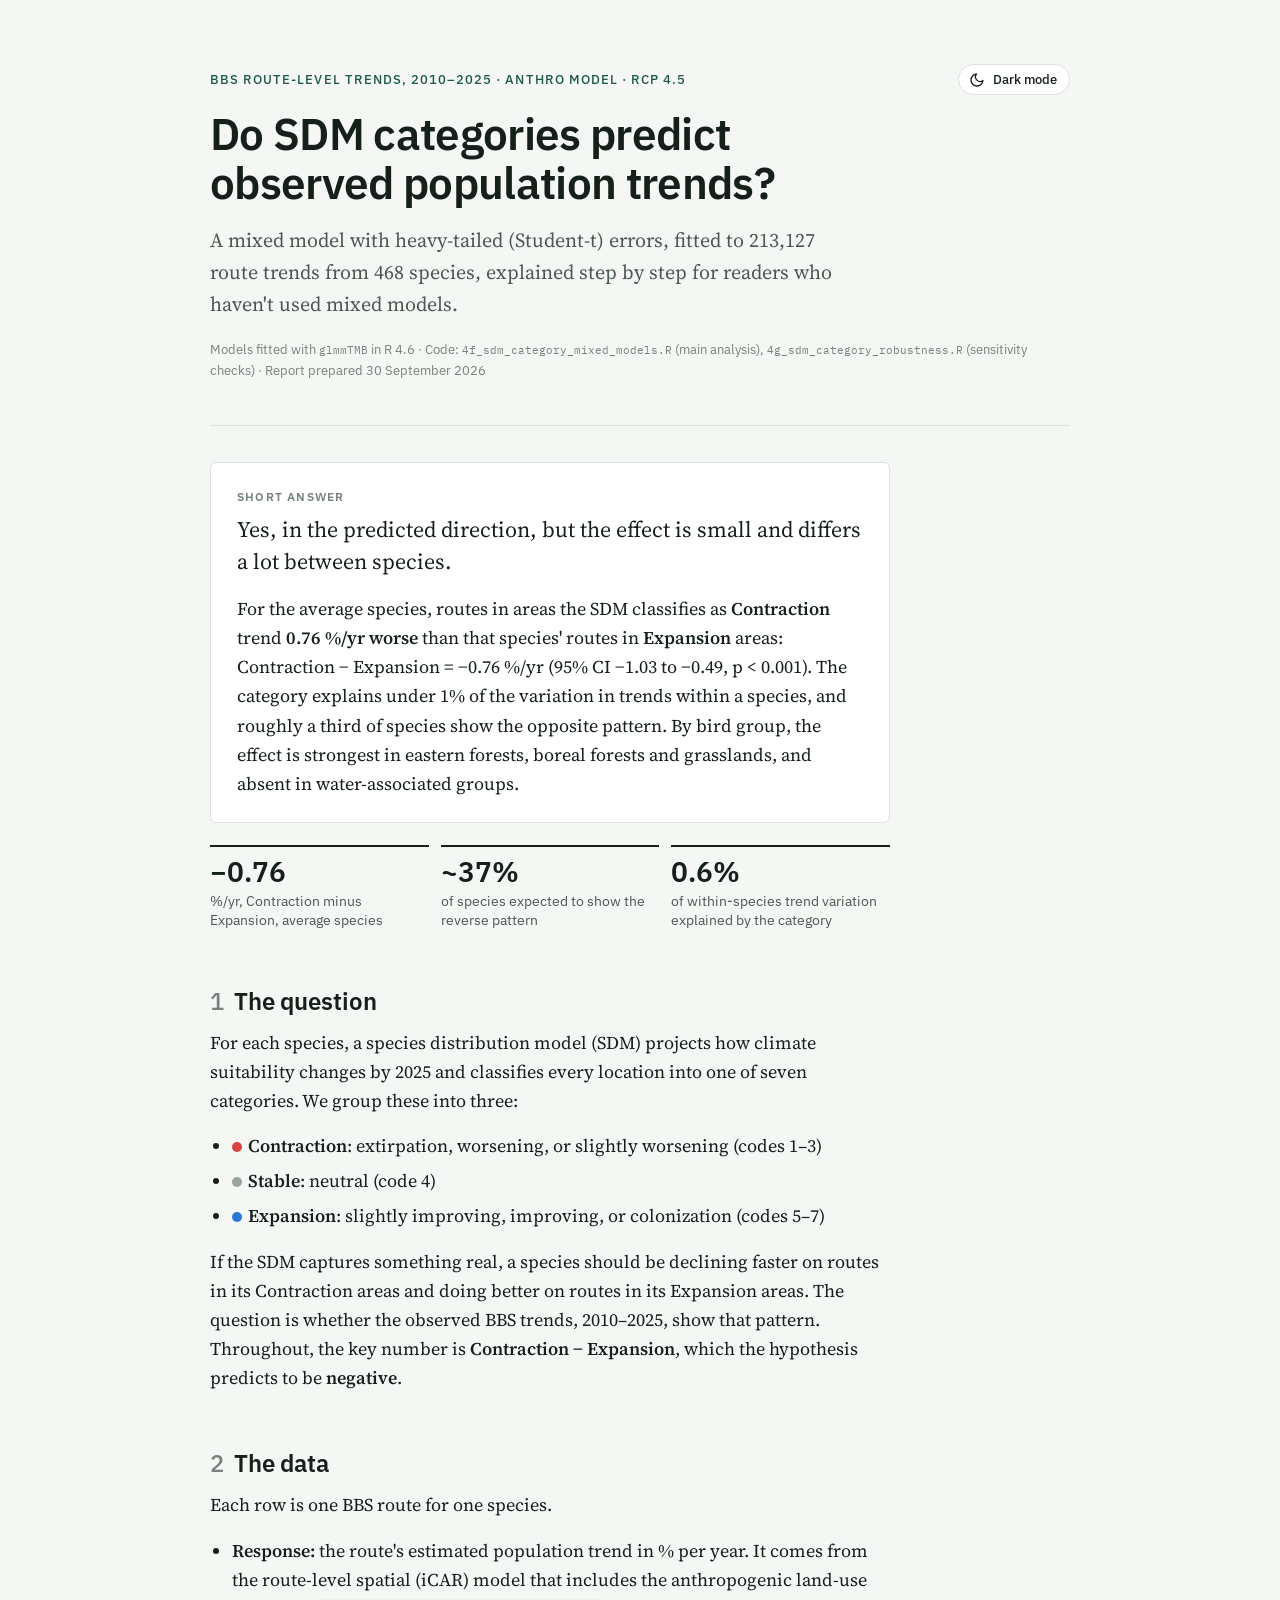
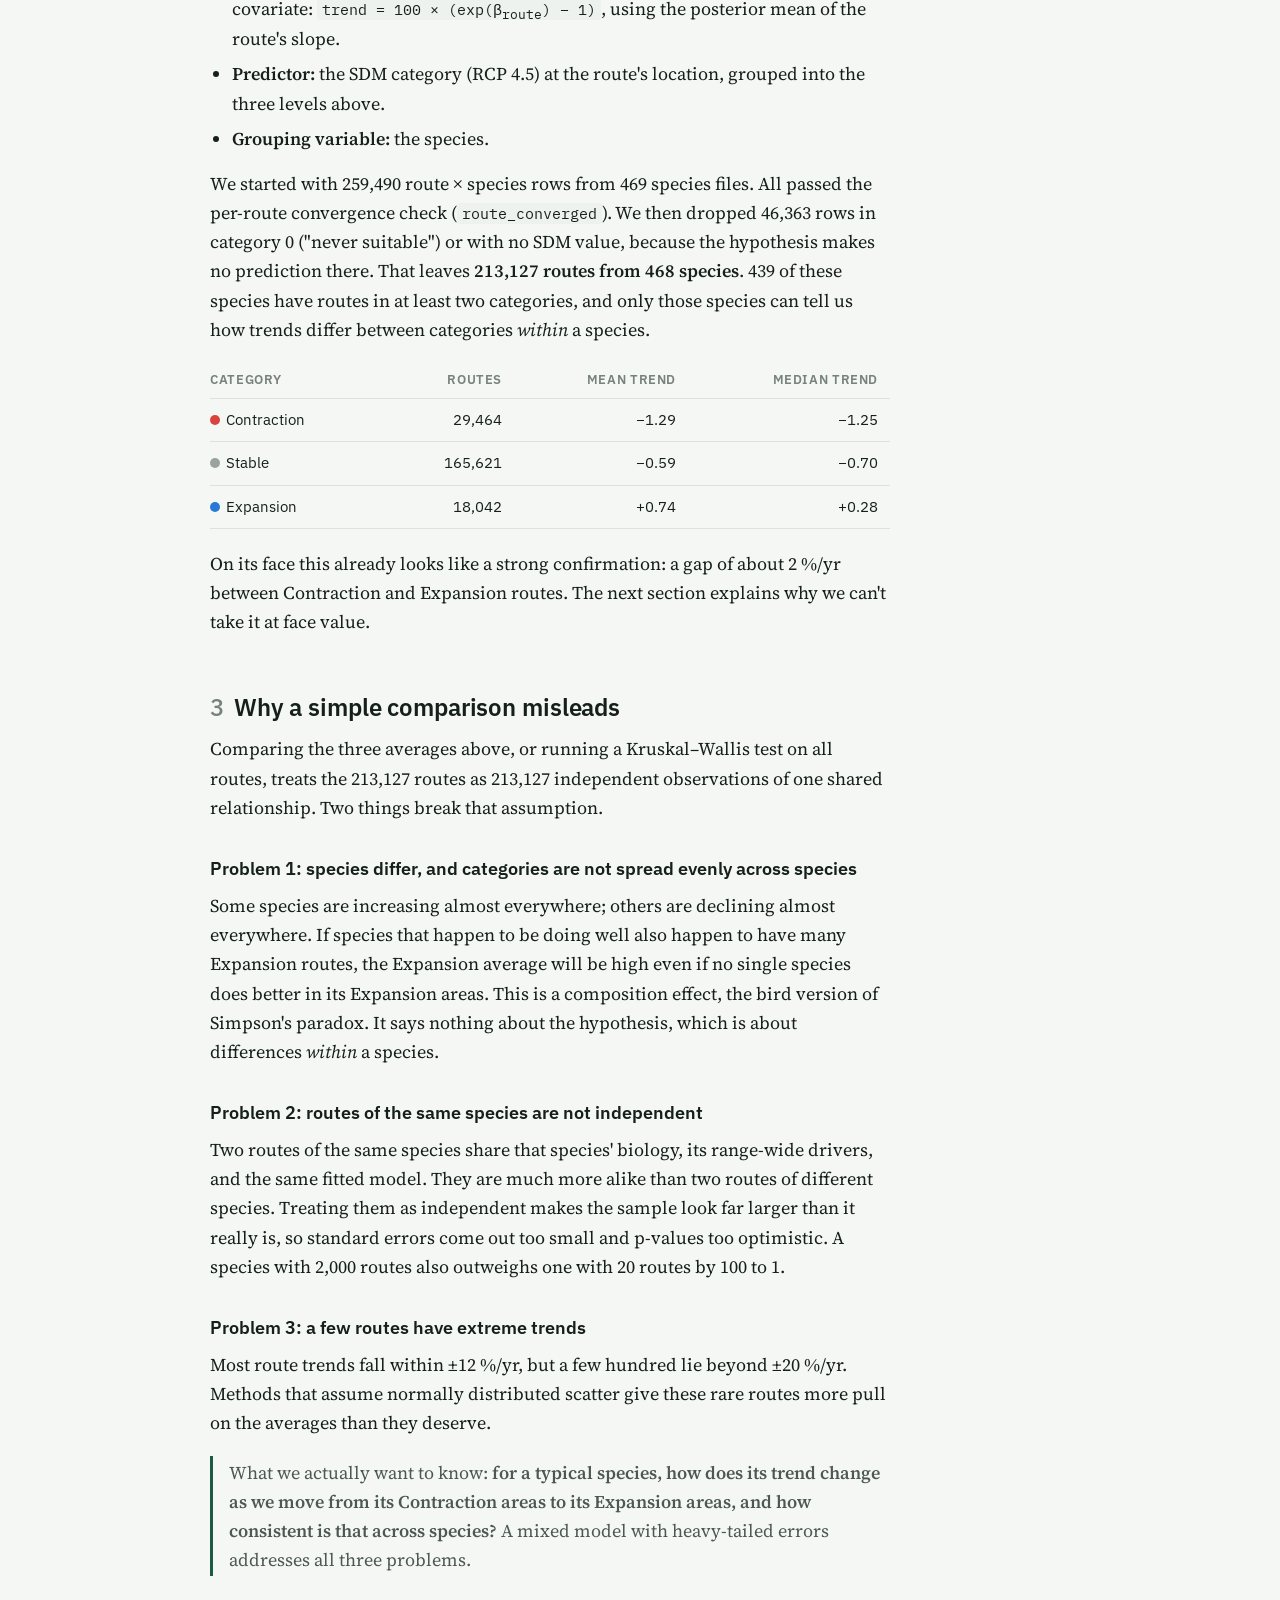
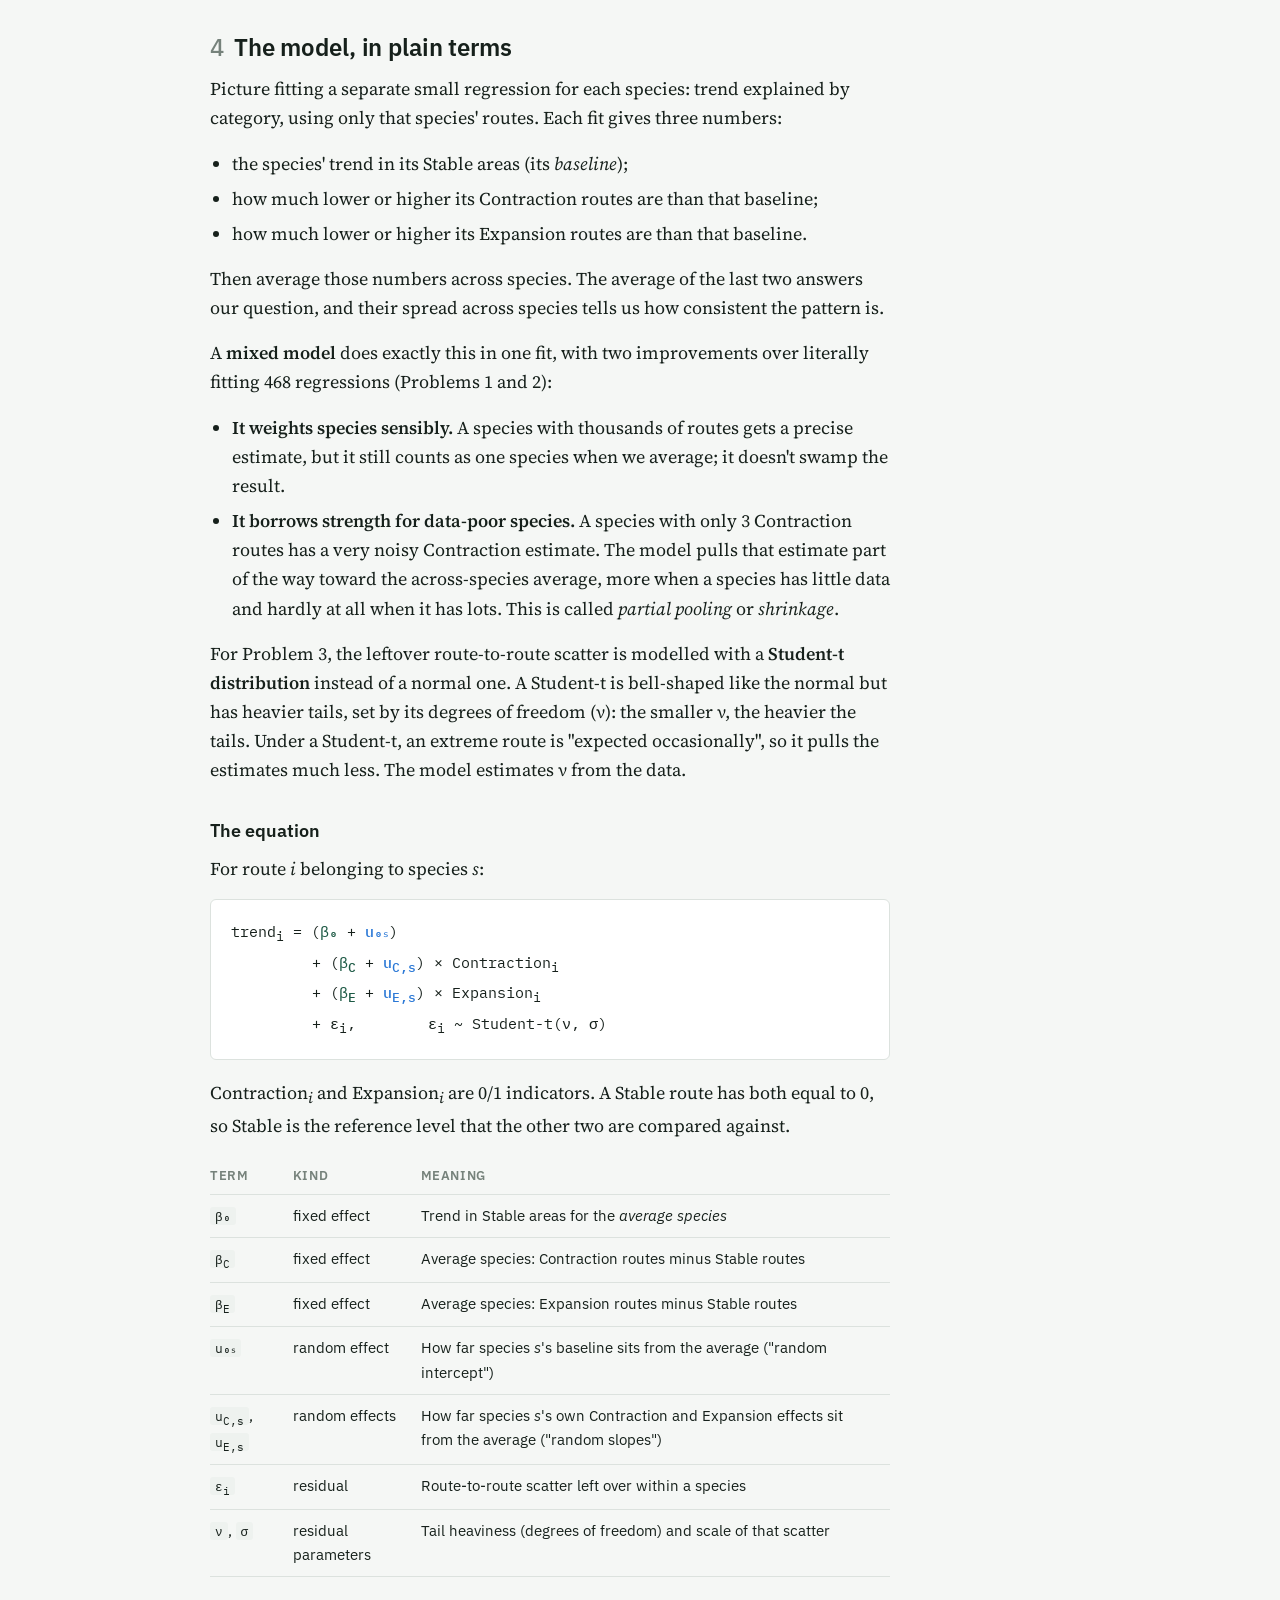
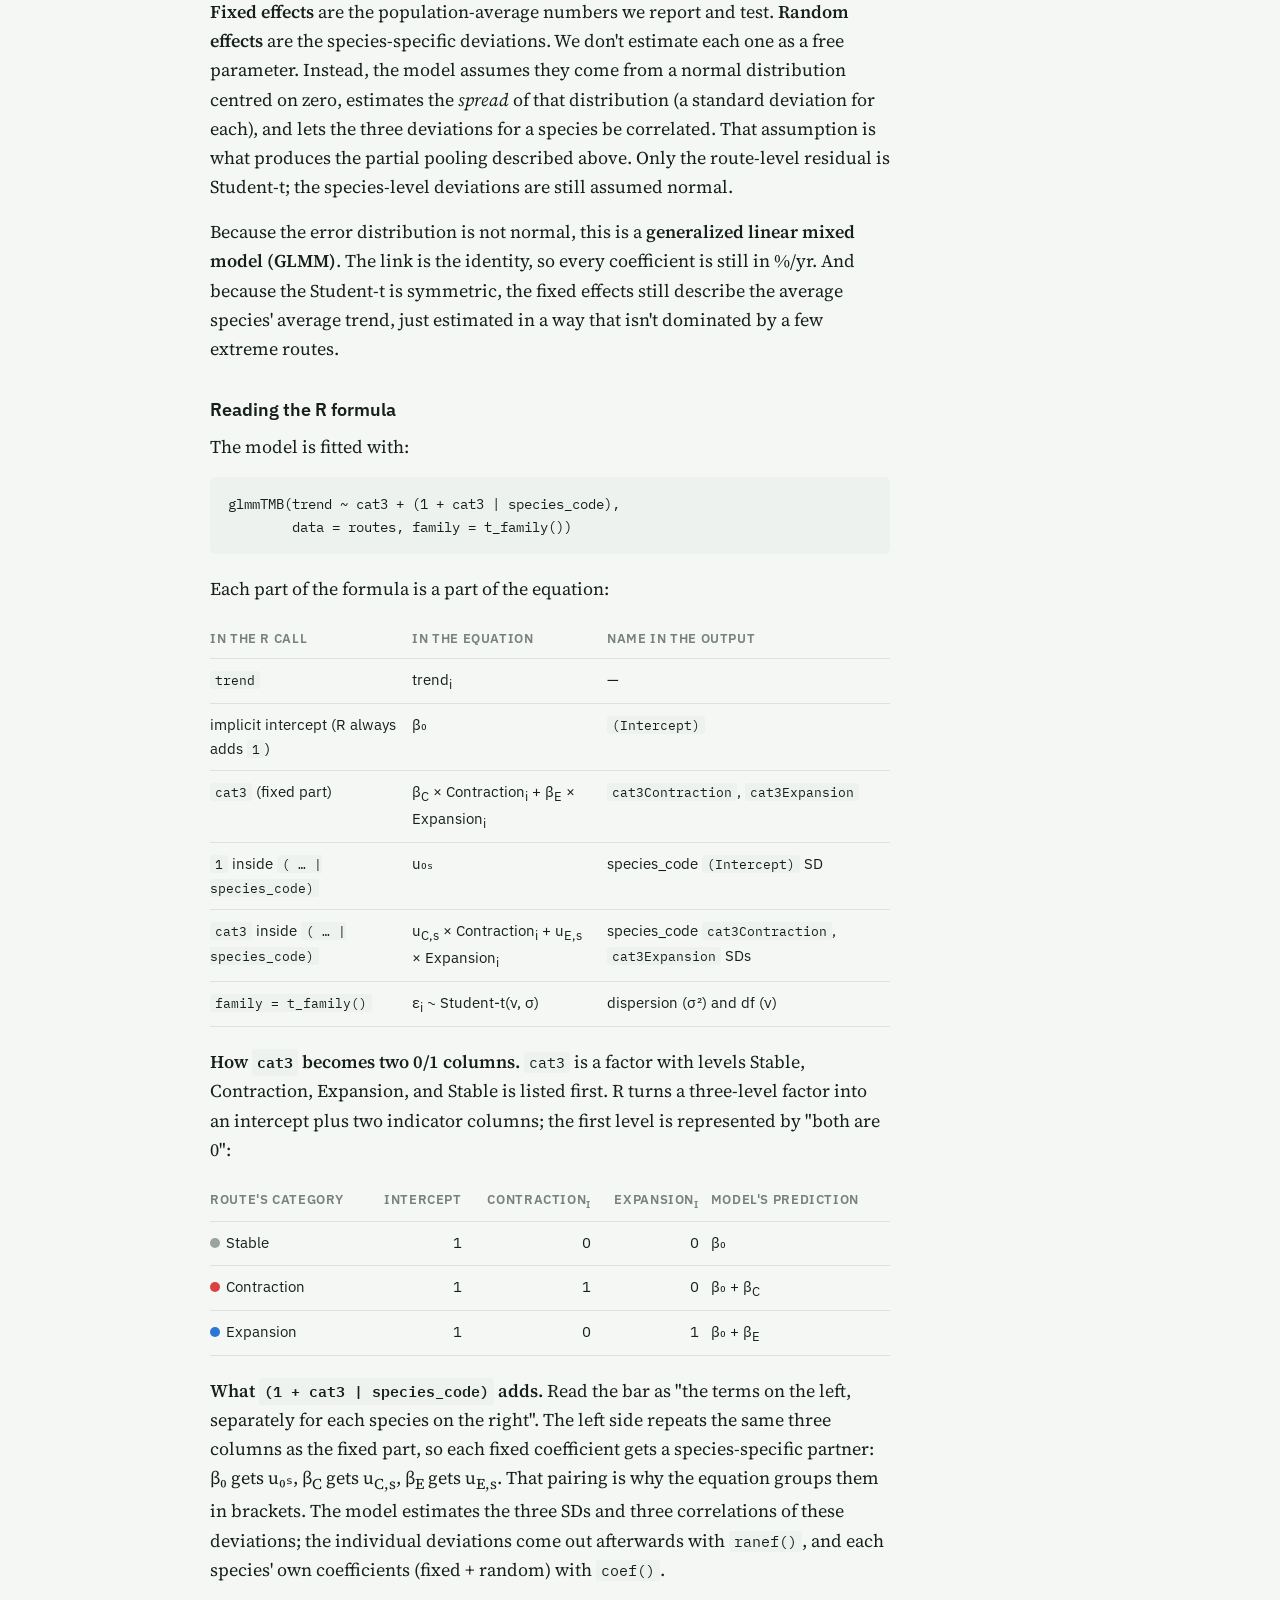
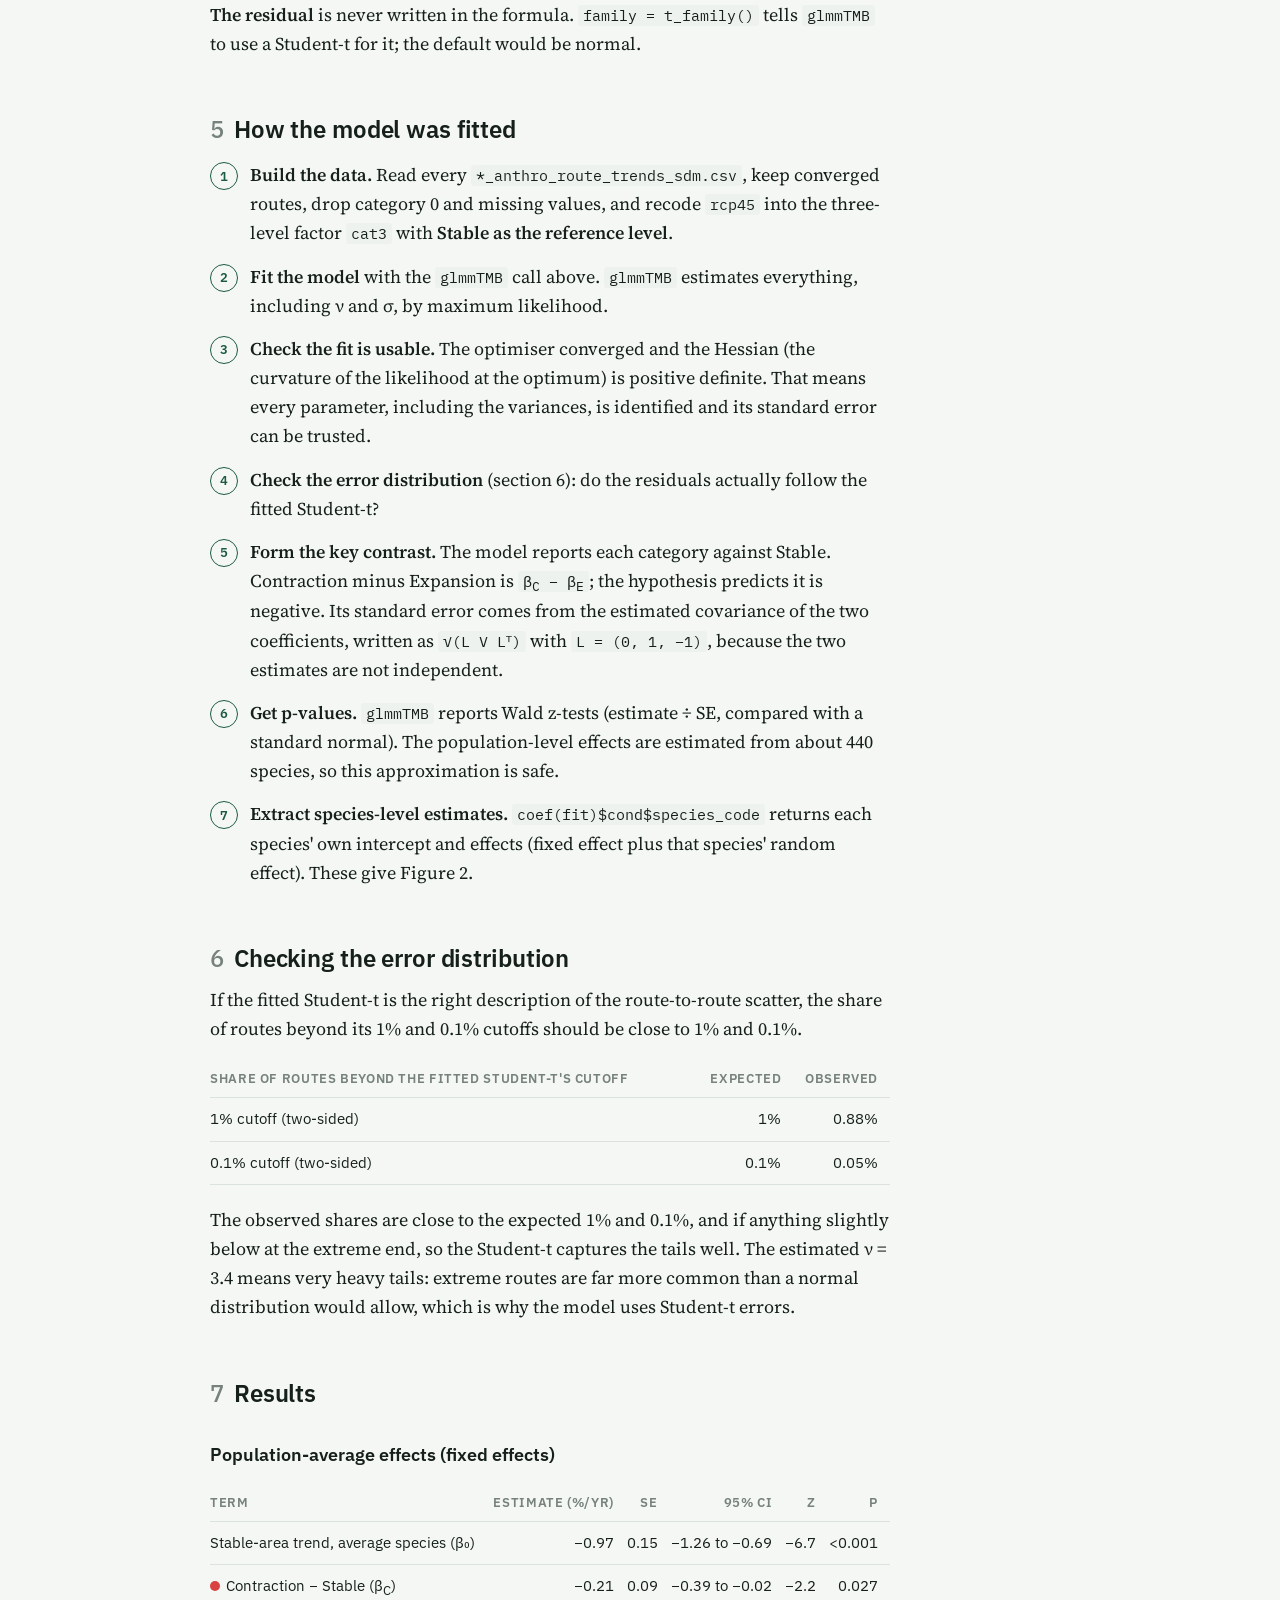
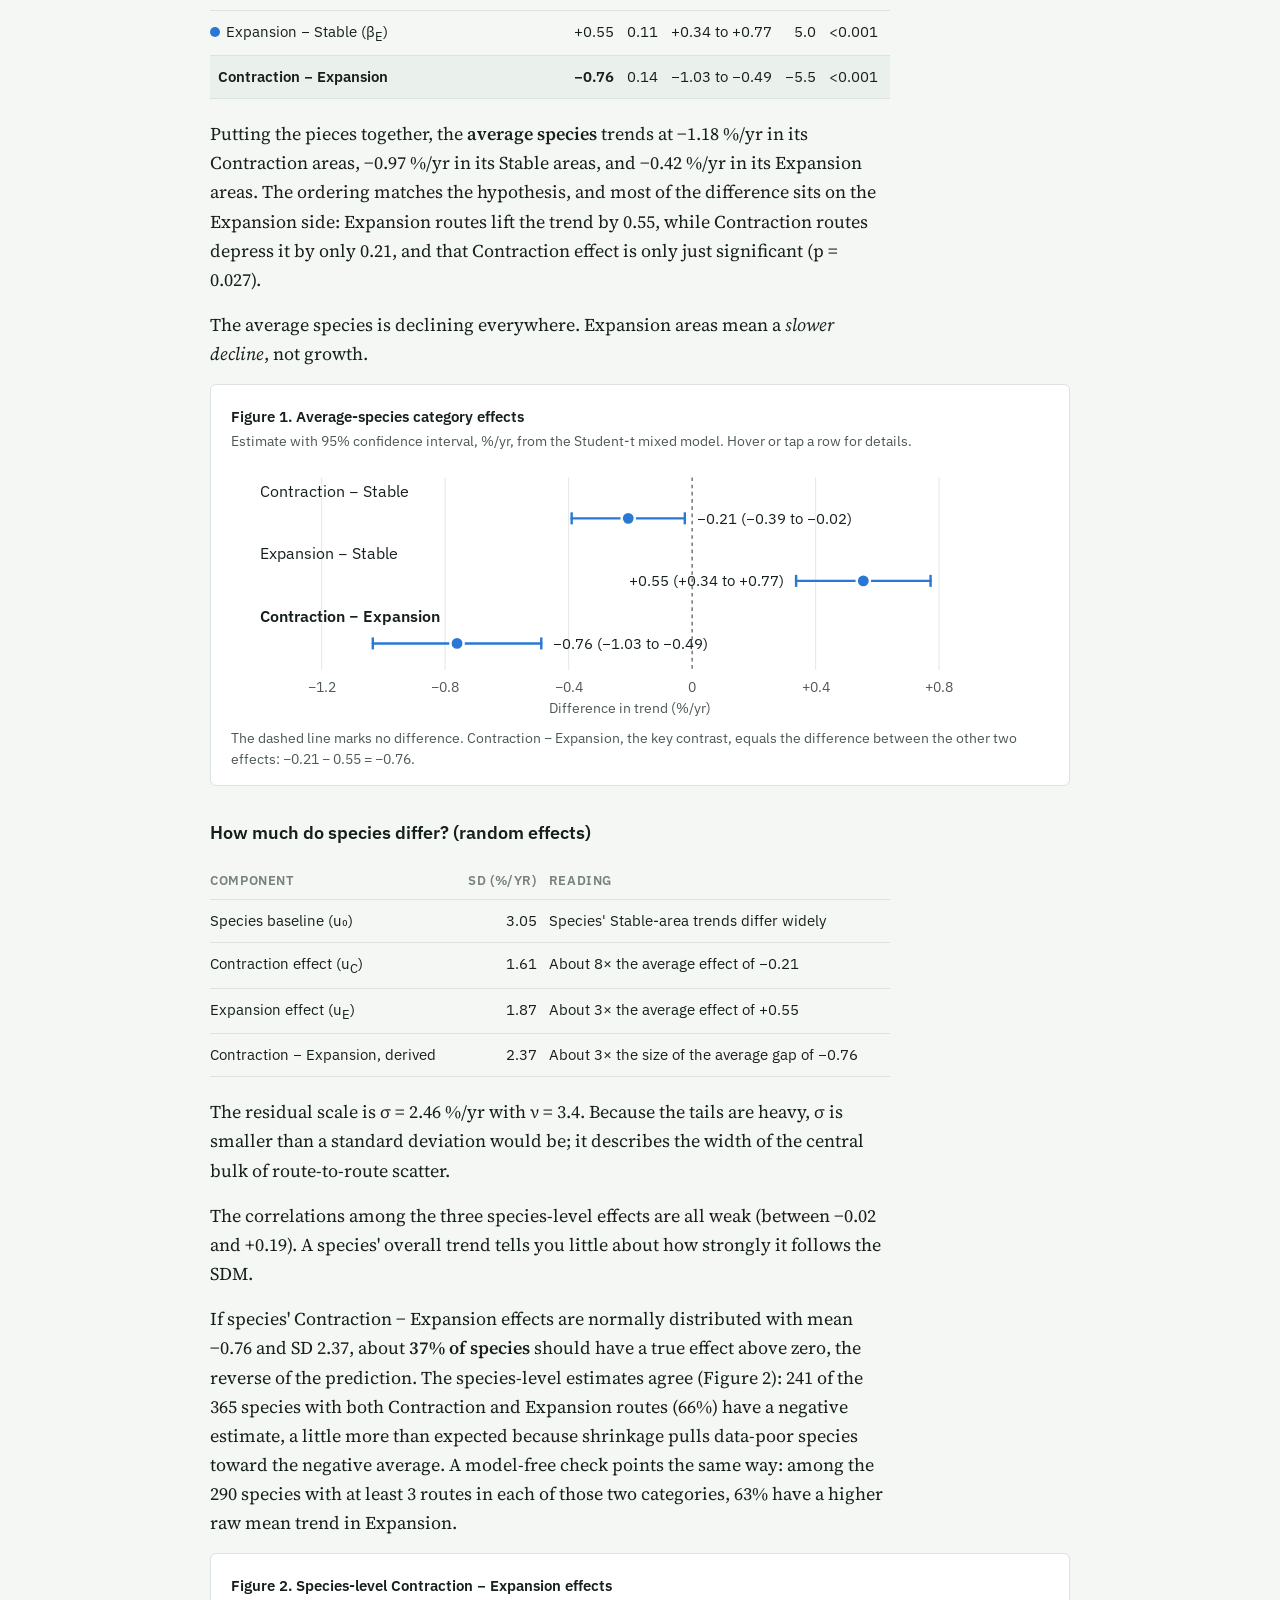
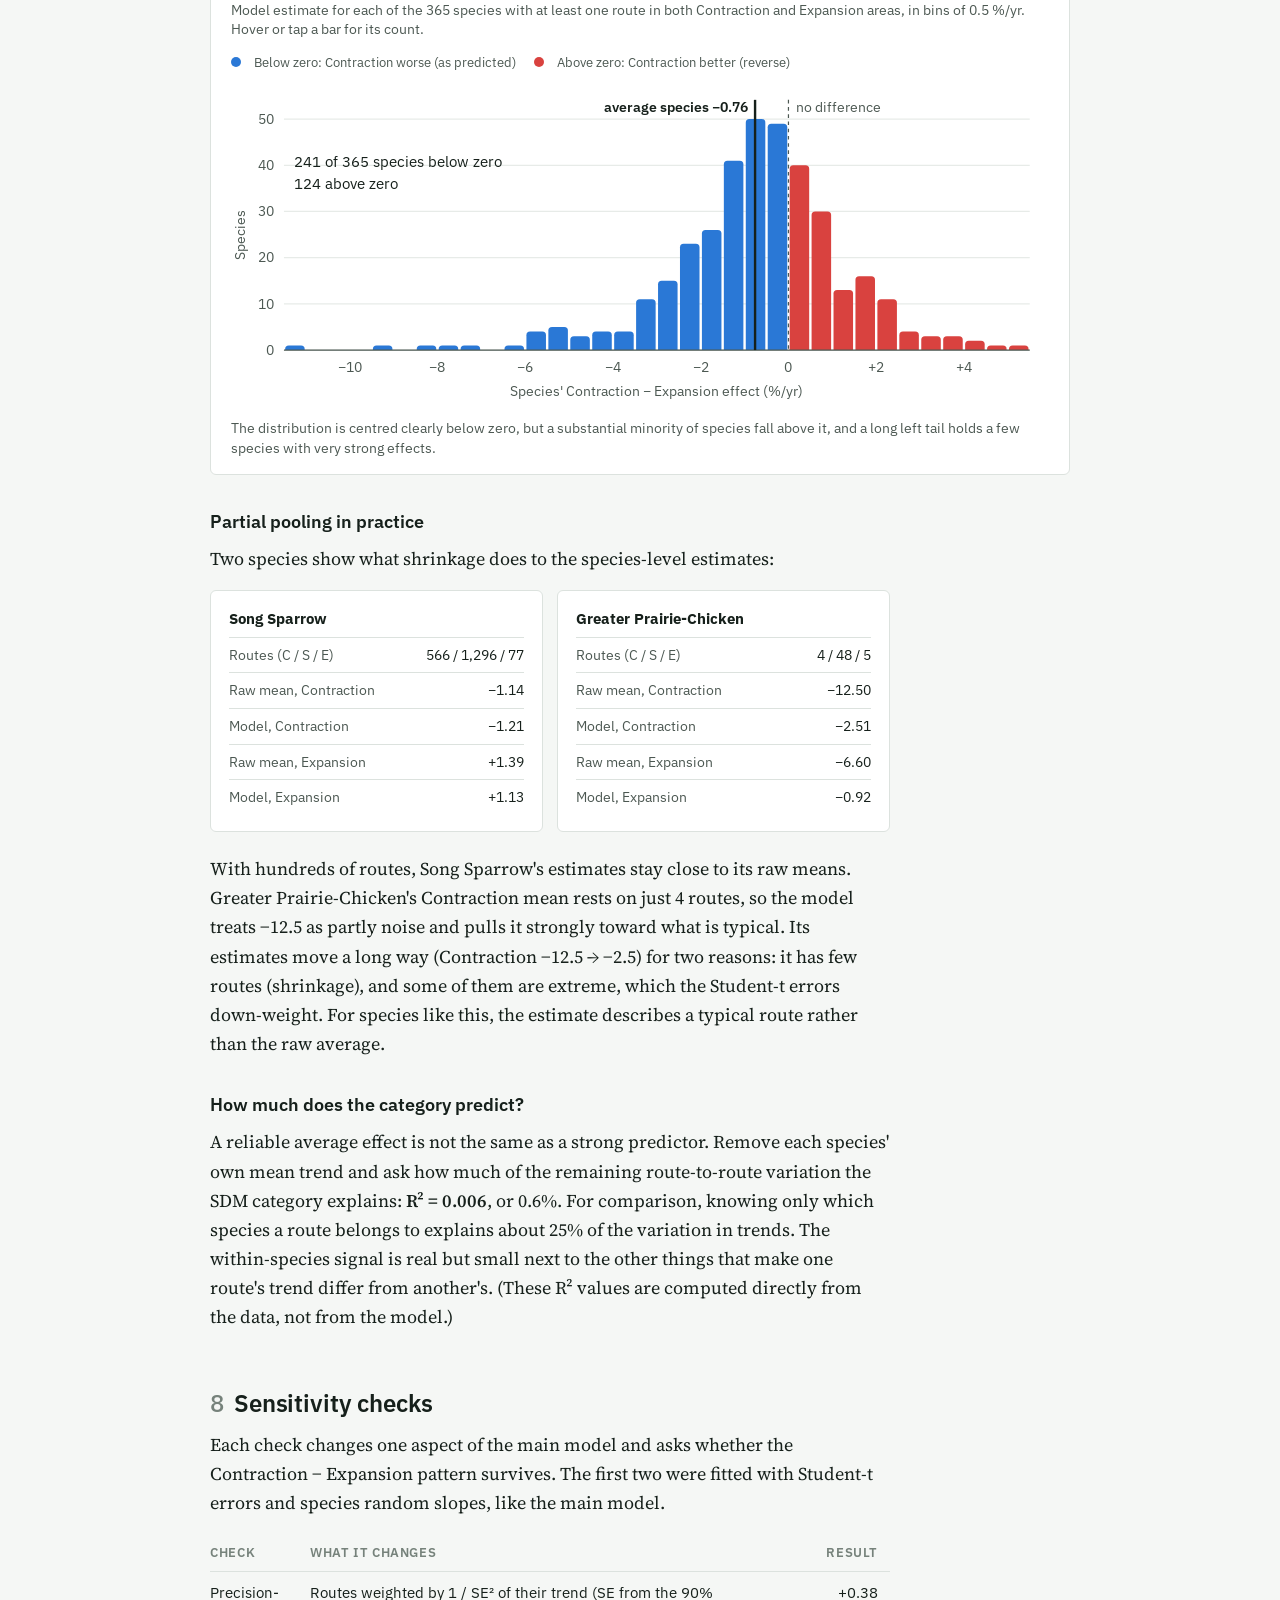
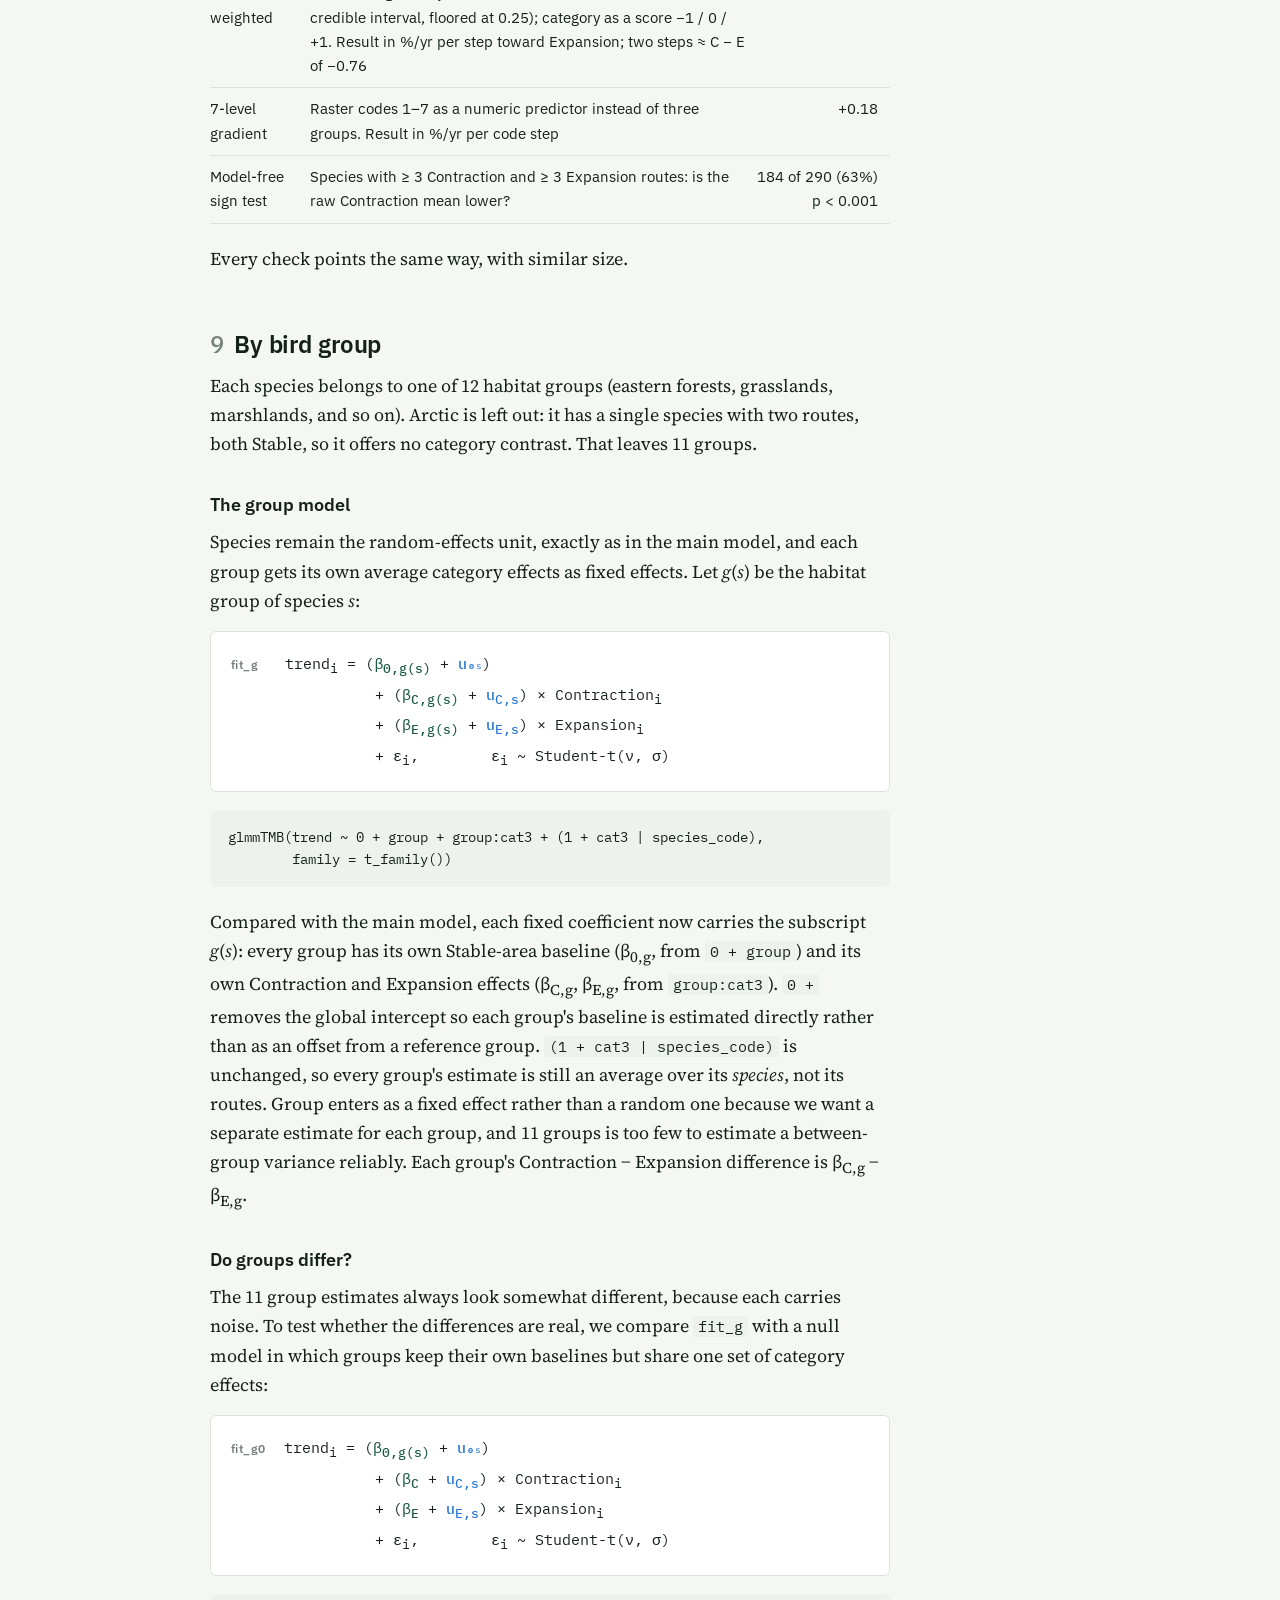
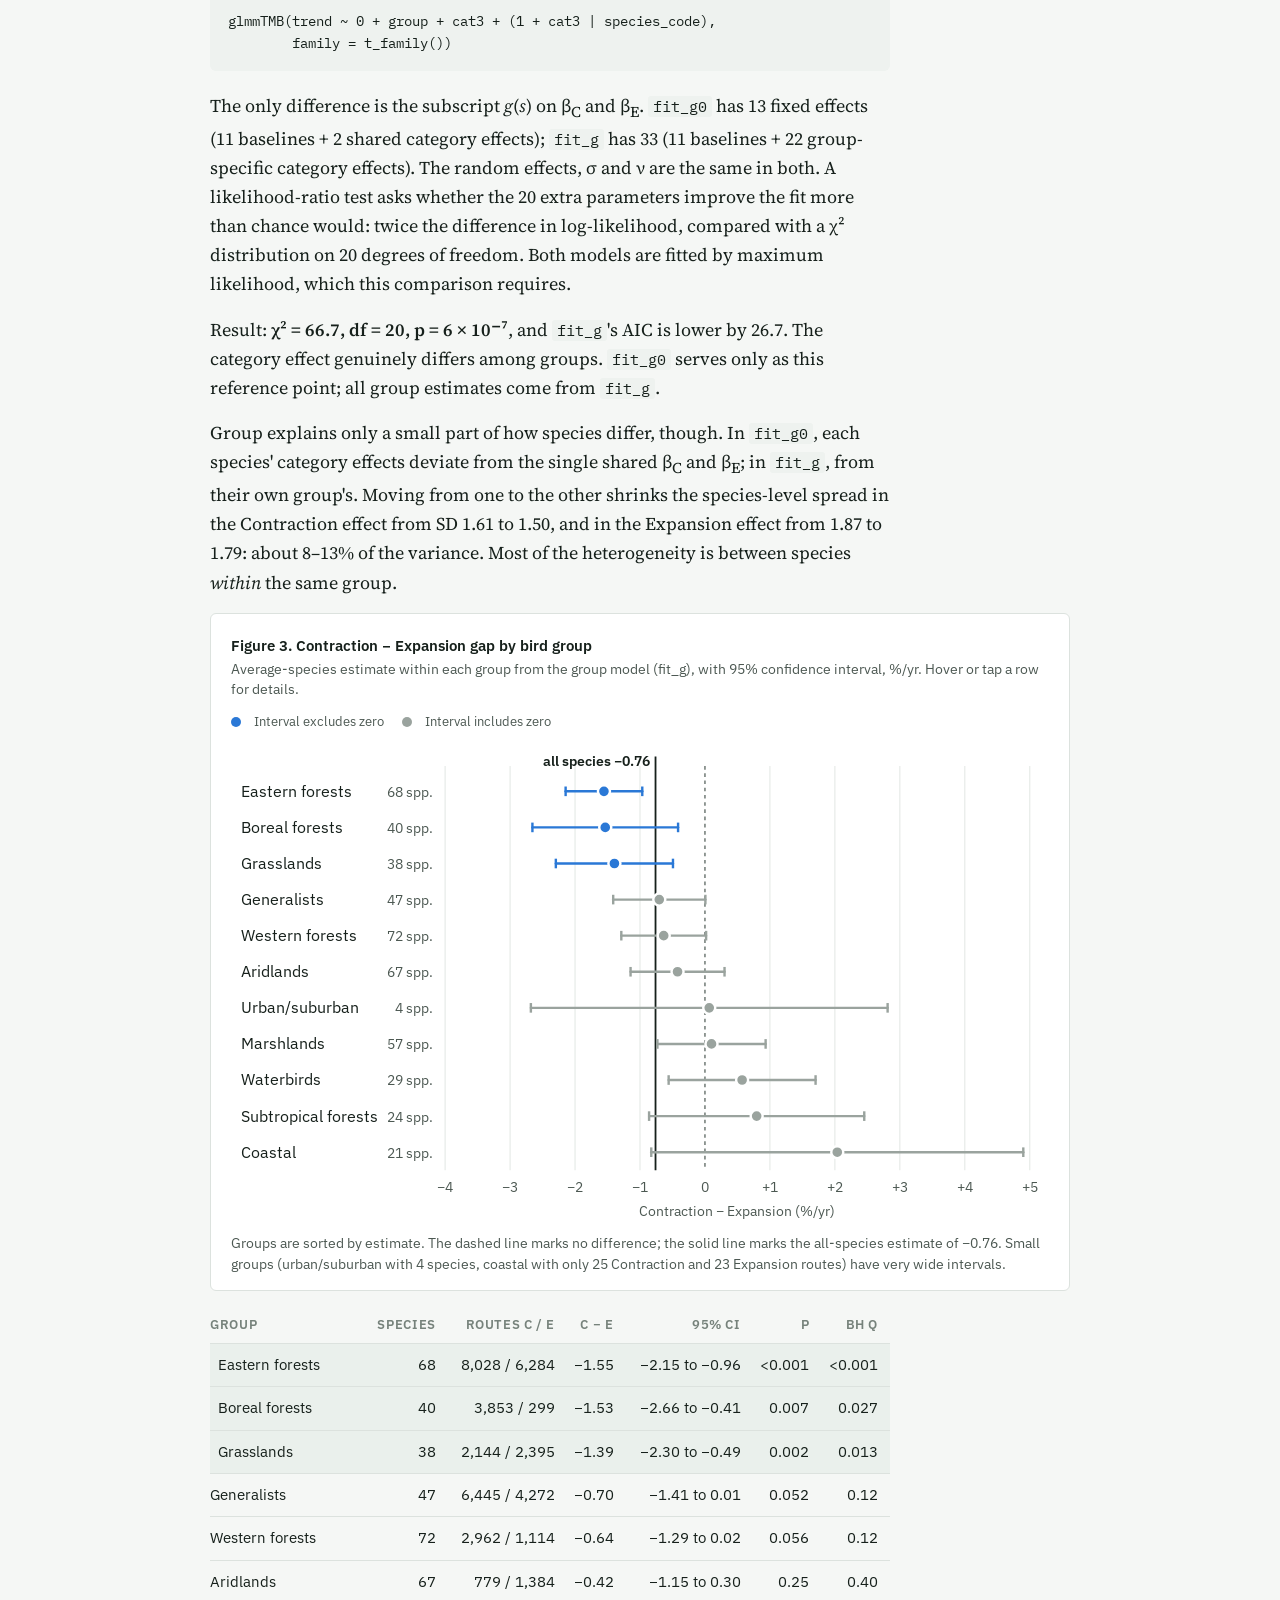
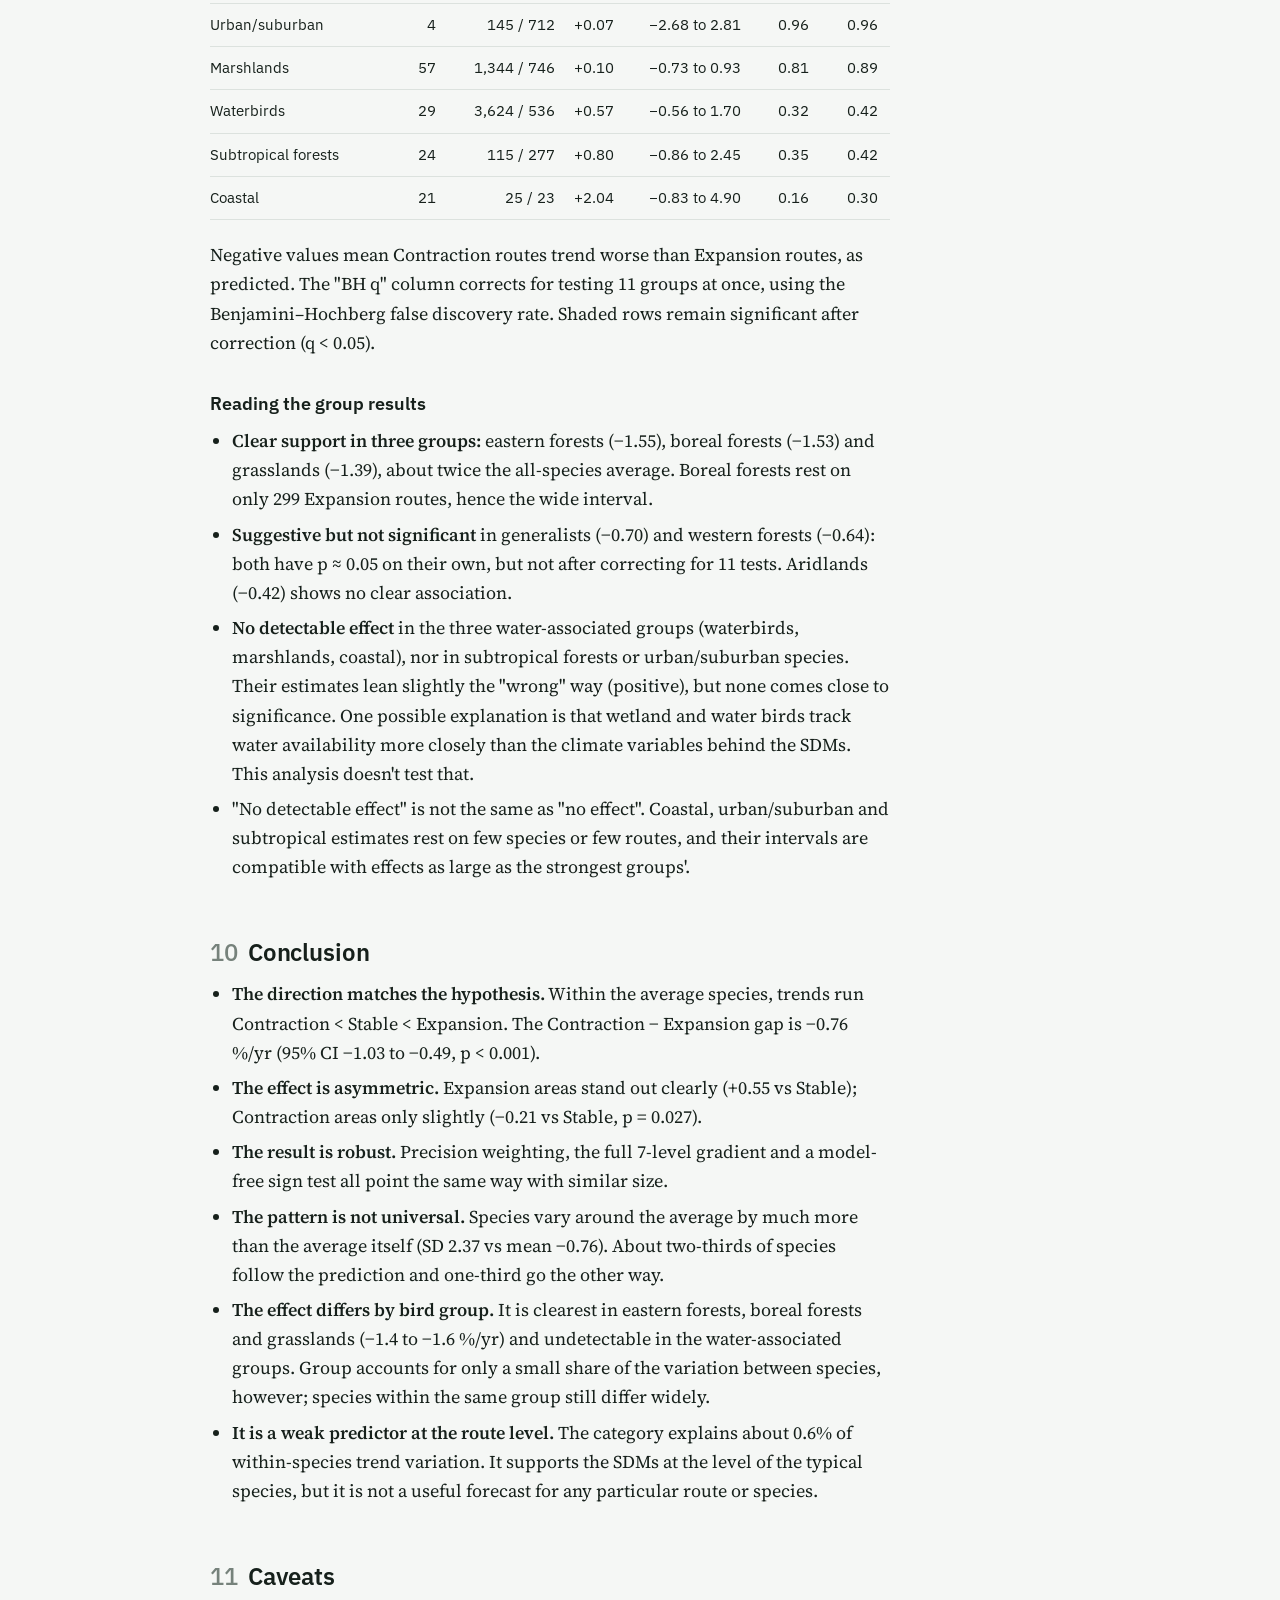
<file: output/reports/sdm_category_trend_report_final_anthro_rcp45_2010_2025.html>
<!doctype html>
<html lang="en">
<head>
<meta charset="utf-8">
<meta name="viewport" content="width=device-width, initial-scale=1">
<title>Final SDM Trend Report</title>
<link rel="preconnect" href="https://fonts.googleapis.com">
<link rel="preconnect" href="https://fonts.gstatic.com" crossorigin>
<link rel="stylesheet" href="https://fonts.googleapis.com/css2?family=IBM+Plex+Mono:wght@400;500&family=IBM+Plex+Sans:wght@400;500;600&family=Source+Serif+4:ital,opsz,wght@0,8..60,400;0,8..60,600;1,8..60,400&display=swap">
<style>
:root {
  --bg: #f5f7f5;
  --paper: #ffffff;
  --ink: #16201b;
  --ink-2: #4c5852;
  --muted: #76827b;
  --rule: #dce2de;
  --grid: #e7ebe8;
  --tint: #eaf0ec;
  --accent: #1d5a45;
  --con: #d9423f;
  --exp: #2a78d6;
  --stable: #9aa39e;
  --line: rgba(22, 32, 27, 0.16);
  --line-hi: #16201b;
  --code-bg: #eef2ef;
  --serif: "Source Serif 4", "Iowan Old Style", Georgia, serif;
  --sans: "IBM Plex Sans", "Segoe UI", system-ui, sans-serif;
  --mono: "IBM Plex Mono", ui-monospace, Consolas, monospace;
}
@media (prefers-color-scheme: dark) {
  :root:not([data-theme="light"]) {
    color-scheme: dark;
    --bg: #111613;
    --paper: #18201c;
    --ink: #e8eee9;
    --ink-2: #b3beb7;
    --muted: #8a968f;
    --rule: #2b3530;
    --grid: #232c27;
    --tint: #1c2721;
    --accent: #7fc4a6;
    --con: #e66767;
    --exp: #4b93ea;
    --stable: #7d8781;
    --line: rgba(232, 238, 233, 0.17);
    --line-hi: #ffffff;
    --code-bg: #1d2722;
  }
}
:root[data-theme="dark"] {
  color-scheme: dark;
  --bg: #111613;
  --paper: #18201c;
  --ink: #e8eee9;
  --ink-2: #b3beb7;
  --muted: #8a968f;
  --rule: #2b3530;
  --grid: #232c27;
  --tint: #1c2721;
  --accent: #7fc4a6;
  --con: #e66767;
  --exp: #4b93ea;
  --stable: #7d8781;
  --line: rgba(232, 238, 233, 0.17);
  --line-hi: #ffffff;
  --code-bg: #1d2722;
}

* { box-sizing: border-box; }
body {
  background: var(--bg);
  color: var(--ink);
  font-family: var(--serif);
  font-size: 18px;
  line-height: 1.62;
  padding-inline: 20px;
  padding-block: 0 72px;
}
.wrap { max-width: 860px; margin: 0 auto; }
.prose { max-width: 680px; }

header { padding-block: 56px 28px; border-bottom: 1px solid var(--rule); margin-bottom: 36px; }
.eyebrow {
  font-family: var(--sans); font-size: 13px; font-weight: 500;
  letter-spacing: 0.08em; text-transform: uppercase; color: var(--accent);
  margin: 0 0 14px;
}
h1 {
  font-family: var(--sans); font-weight: 600; font-size: clamp(30px, 5vw, 44px);
  line-height: 1.12; letter-spacing: -0.015em; margin: 0 0 16px; text-wrap: balance;
}
.dek { font-size: 20px; color: var(--ink-2); margin: 0; max-width: 640px; }
.meta { font-family: var(--sans); font-size: 13px; color: var(--muted); margin-top: 18px; }

h2 {
  font-family: var(--sans); font-weight: 600; font-size: 24px; line-height: 1.25;
  margin: 56px 0 12px; text-wrap: balance; letter-spacing: -0.005em;
}
h2 .num { color: var(--muted); font-weight: 500; margin-right: 10px; font-variant-numeric: tabular-nums; }
h3 { font-family: var(--sans); font-weight: 600; font-size: 18px; margin: 32px 0 8px; }
p { margin: 0 0 16px; }
strong { font-weight: 600; }
a { color: var(--accent); }

.answer {
  background: var(--paper); border: 1px solid var(--rule); border-radius: 6px;
  padding: 24px 26px; margin: 0 0 8px;
}
.answer .label {
  font-family: var(--sans); font-size: 12px; font-weight: 600; letter-spacing: 0.1em;
  text-transform: uppercase; color: var(--muted); margin-bottom: 8px;
}
.answer p:last-child { margin-bottom: 0; }
.answer .big { font-size: 22px; line-height: 1.45; }

.figs { display: grid; grid-template-columns: repeat(auto-fit, minmax(160px, 1fr)); gap: 12px; margin: 22px 0 6px; }
.fig-num { border-top: 2px solid var(--ink); padding-top: 10px; }
.fig-num .v { font-family: var(--sans); font-size: 28px; font-weight: 600; font-variant-numeric: tabular-nums; line-height: 1.1; }
.fig-num .k { font-family: var(--sans); font-size: 13.5px; color: var(--ink-2); line-height: 1.4; margin-top: 4px; }

ol.steps { padding-left: 0; list-style: none; counter-reset: s; margin: 16px 0 20px; }
ol.steps > li { counter-increment: s; position: relative; padding-left: 40px; margin-bottom: 14px; }
ol.steps > li::before {
  content: counter(s); position: absolute; left: 0; top: 2px; width: 26px; height: 26px;
  border-radius: 50%; border: 1.5px solid var(--accent); color: var(--accent);
  font-family: var(--sans); font-size: 13px; font-weight: 600;
  display: grid; place-items: center;
}
ul { padding-left: 22px; margin: 0 0 16px; }
li { margin-bottom: 6px; }

code, .mono { font-family: var(--mono); font-size: 0.84em; }
p code, li code, td code { background: var(--code-bg); padding: 1px 5px; border-radius: 3px; }
pre {
  font-family: var(--mono); font-size: 14px; line-height: 1.6; background: var(--code-bg);
  border-radius: 6px; padding: 16px 18px; overflow-x: auto; margin: 12px 0 20px; color: var(--ink);
}
pre .c { color: var(--muted); }

.eq {
  font-family: var(--mono); font-size: 15px; background: var(--paper); border: 1px solid var(--rule);
  border-radius: 6px; padding: 18px 20px; overflow-x: auto; margin: 14px 0 18px; line-height: 1.9;
  white-space: pre;
}
.eq .f { color: var(--accent); font-weight: 500; }
.eq .r { color: var(--exp); font-weight: 500; }

.tbl-wrap { overflow-x: auto; margin: 14px 0 20px; }
table { border-collapse: collapse; width: 100%; font-family: var(--sans); font-size: 15px; }
th, td { text-align: left; padding: 9px 12px 9px 0; border-bottom: 1px solid var(--rule); vertical-align: top; }
th { font-weight: 600; font-size: 12.5px; letter-spacing: 0.05em; text-transform: uppercase; color: var(--muted); }
td.n, th.n { text-align: right; font-variant-numeric: tabular-nums; white-space: nowrap; }
tr.hl td { background: var(--tint); }
tr.hl td:first-child { padding-left: 8px; }

.dot { display: inline-block; width: 10px; height: 10px; border-radius: 50%; margin-right: 6px; vertical-align: 0; }
.dot.con { background: var(--con); } .dot.st { background: var(--stable); } .dot.exp { background: var(--exp); }

figure { margin: 28px 0 32px; background: var(--paper); border: 1px solid var(--rule); border-radius: 6px; padding: 20px 20px 16px; }
figure .ft { font-family: var(--sans); font-size: 15px; font-weight: 600; margin: 0 0 2px; }
figure .fs { font-family: var(--sans); font-size: 13.5px; color: var(--ink-2); margin: 0 0 12px; line-height: 1.45; }
figcaption { font-family: var(--sans); font-size: 13.5px; color: var(--ink-2); line-height: 1.5; margin-top: 10px; }
svg { display: block; width: 100%; height: auto; overflow: visible; }
svg text { font-family: var(--sans); fill: var(--ink-2); }
.panels { display: grid; grid-template-columns: repeat(auto-fit, minmax(280px, 1fr)); gap: 18px; }
.panel-t { font-family: var(--sans); font-size: 13.5px; font-weight: 600; color: var(--ink); margin: 0 0 4px; }
.legend { display: flex; flex-wrap: wrap; gap: 6px 18px; font-family: var(--sans); font-size: 13px; color: var(--ink-2); margin: 0 0 10px; }
.legend span { display: inline-flex; align-items: center; gap: 7px; }
.sw-line { width: 22px; height: 0; border-top: 1.5px solid var(--line); display: inline-block; }
.sw-line.bold { border-top: 3px solid var(--line-hi); }

.tip {
  position: fixed; z-index: 10; pointer-events: none; background: var(--paper); color: var(--ink);
  border: 1px solid var(--rule); border-radius: 6px; padding: 8px 10px; font-family: var(--sans);
  font-size: 13px; line-height: 1.45; box-shadow: 0 6px 18px rgba(0,0,0,0.12); max-width: 260px;
  font-variant-numeric: tabular-nums;
}
.tip b { font-weight: 600; }

.callout { border-left: 3px solid var(--accent); padding: 2px 0 2px 16px; margin: 18px 0 20px; color: var(--ink-2); }
.callout p:last-child { margin-bottom: 0; }

.compare { display: grid; grid-template-columns: repeat(auto-fit, minmax(240px, 1fr)); gap: 14px; margin: 16px 0 22px; }
.compare > div { background: var(--paper); border: 1px solid var(--rule); border-radius: 6px; padding: 16px 18px; font-size: 16px; }
.compare h4 { font-family: var(--sans); font-size: 15px; margin: 0 0 6px; }
.compare .row { display: flex; justify-content: space-between; gap: 10px; font-family: var(--sans); font-size: 14px; font-variant-numeric: tabular-nums; border-top: 1px solid var(--rule); padding: 6px 0; }
.compare .row span:first-child { color: var(--ink-2); }

dl.gloss { margin: 12px 0 0; }
dl.gloss dt { font-family: var(--sans); font-weight: 600; font-size: 16px; margin-top: 16px; }
dl.gloss dd { margin: 3px 0 0; }

@media (max-width: 520px) {
  body { font-size: 17px; padding-inline: 16px; }
  .answer { padding: 18px; }
  figure { padding: 16px 14px 12px; }
}

.topbar { display: flex; align-items: center; justify-content: space-between; gap: 12px 16px; flex-wrap: wrap; margin: 0 0 14px; }
.topbar .eyebrow { margin: 0; }
.theme-toggle {
  display: inline-flex; align-items: center; gap: 8px; font-family: var(--sans); font-size: 13px; font-weight: 500;
  color: var(--ink); background: var(--paper); border: 1px solid var(--rule); border-radius: 999px;
  padding: 6px 12px 6px 10px; cursor: pointer;
}
.theme-toggle:hover { border-color: var(--ink-2); }
.theme-toggle:focus-visible { outline: 2px solid var(--accent); outline-offset: 2px; }
.theme-toggle .ico { width: 16px; height: 16px; fill: none; stroke: currentColor; stroke-width: 2; stroke-linecap: round; stroke-linejoin: round; }
.eq .lbl { font-family: var(--sans); font-size: 12px; font-weight: 600; color: var(--muted); letter-spacing: 0.04em; }
</style>
</head>
<body>

<div class="wrap">
<header>
  <div class="topbar">
    <p class="eyebrow">BBS route-level trends, 2010–2025 · anthro model · RCP 4.5</p>
    <button type="button" id="theme-toggle" class="theme-toggle" aria-pressed="false">
      <svg class="ico" viewBox="0 0 24 24" aria-hidden="true"><path id="theme-ico" d=""/></svg>
      <span id="theme-label">Dark mode</span>
    </button>
  </div>
  <h1>Do SDM categories predict observed population trends?</h1>
  <p class="dek">A mixed model with heavy-tailed (Student-t) errors, fitted to 213,127 route trends from 468 species, explained step by step for readers who haven't used mixed models.</p>
  <p class="meta">Models fitted with <span class="mono">glmmTMB</span> in R 4.6 · Code: <span class="mono">4f_sdm_category_mixed_models.R</span> (main analysis), <span class="mono">4g_sdm_category_robustness.R</span> (sensitivity checks) · Report prepared 30 September 2026</p>
</header>

<section class="prose">
  <div class="answer">
    <div class="label">Short answer</div>
    <p class="big">Yes, in the predicted direction, but the effect is small and differs a lot between species.</p>
    <p>For the average species, routes in areas the SDM classifies as <strong>Contraction</strong> trend <strong>0.76 %/yr worse</strong> than that species' routes in <strong>Expansion</strong> areas: Contraction − Expansion = −0.76 %/yr (95% CI −1.03 to −0.49, p &lt; 0.001). The category explains under 1% of the variation in trends within a species, and roughly a third of species show the opposite pattern. By bird group, the effect is strongest in eastern forests, boreal forests and grasslands, and absent in water-associated groups.</p>
  </div>
  <div class="figs">
    <div class="fig-num"><div class="v">−0.76</div><div class="k">%/yr, Contraction minus Expansion, average species</div></div>
    <div class="fig-num"><div class="v">~37%</div><div class="k">of species expected to show the reverse pattern</div></div>
    <div class="fig-num"><div class="v">0.6%</div><div class="k">of within-species trend variation explained by the category</div></div>
  </div>
</section>

<section class="prose">
  <h2><span class="num">1</span>The question</h2>
  <p>For each species, a species distribution model (SDM) projects how climate suitability changes by 2025 and classifies every location into one of seven categories. We group these into three:</p>
  <ul>
    <li><span class="dot con"></span><strong>Contraction</strong>: extirpation, worsening, or slightly worsening (codes 1–3)</li>
    <li><span class="dot st"></span><strong>Stable</strong>: neutral (code 4)</li>
    <li><span class="dot exp"></span><strong>Expansion</strong>: slightly improving, improving, or colonization (codes 5–7)</li>
  </ul>
  <p>If the SDM captures something real, a species should be declining faster on routes in its Contraction areas and doing better on routes in its Expansion areas. The question is whether the observed BBS trends, 2010–2025, show that pattern. Throughout, the key number is <strong>Contraction − Expansion</strong>, which the hypothesis predicts to be <strong>negative</strong>.</p>
</section>

<section class="prose">
  <h2><span class="num">2</span>The data</h2>
  <p>Each row is one BBS route for one species.</p>
  <ul>
    <li><strong>Response:</strong> the route's estimated population trend in % per year. It comes from the route-level spatial (iCAR) model that includes the anthropogenic land-use covariate: <code>trend = 100 × (exp(β<sub>route</sub>) − 1)</code>, using the posterior mean of the route's slope.</li>
    <li><strong>Predictor:</strong> the SDM category (RCP 4.5) at the route's location, grouped into the three levels above.</li>
    <li><strong>Grouping variable:</strong> the species.</li>
  </ul>
  <p>We started with 259,490 route × species rows from 469 species files. All passed the per-route convergence check (<code>route_converged</code>). We then dropped 46,363 rows in category 0 ("never suitable") or with no SDM value, because the hypothesis makes no prediction there. That leaves <strong>213,127 routes from 468 species</strong>. 439 of these species have routes in at least two categories, and only those species can tell us how trends differ between categories <em>within</em> a species.</p>
  <div class="tbl-wrap">
    <table>
      <thead><tr><th>Category</th><th class="n">Routes</th><th class="n">Mean trend</th><th class="n">Median trend</th></tr></thead>
      <tbody>
        <tr><td><span class="dot con"></span>Contraction</td><td class="n">29,464</td><td class="n">−1.29</td><td class="n">−1.25</td></tr>
        <tr><td><span class="dot st"></span>Stable</td><td class="n">165,621</td><td class="n">−0.59</td><td class="n">−0.70</td></tr>
        <tr><td><span class="dot exp"></span>Expansion</td><td class="n">18,042</td><td class="n">+0.74</td><td class="n">+0.28</td></tr>
      </tbody>
    </table>
  </div>
  <p>On its face this already looks like a strong confirmation: a gap of about 2 %/yr between Contraction and Expansion routes. The next section explains why we can't take it at face value.</p>
</section>

<section class="prose">
  <h2><span class="num">3</span>Why a simple comparison misleads</h2>
  <p>Comparing the three averages above, or running a Kruskal–Wallis test on all routes, treats the 213,127 routes as 213,127 independent observations of one shared relationship. Two things break that assumption.</p>
  <h3>Problem 1: species differ, and categories are not spread evenly across species</h3>
  <p>Some species are increasing almost everywhere; others are declining almost everywhere. If species that happen to be doing well also happen to have many Expansion routes, the Expansion average will be high even if no single species does better in its Expansion areas. This is a composition effect, the bird version of Simpson's paradox. It says nothing about the hypothesis, which is about differences <em>within</em> a species.</p>
  <h3>Problem 2: routes of the same species are not independent</h3>
  <p>Two routes of the same species share that species' biology, its range-wide drivers, and the same fitted model. They are much more alike than two routes of different species. Treating them as independent makes the sample look far larger than it really is, so standard errors come out too small and p-values too optimistic. A species with 2,000 routes also outweighs one with 20 routes by 100 to 1.</p>
  <h3>Problem 3: a few routes have extreme trends</h3>
  <p>Most route trends fall within ±12 %/yr, but a few hundred lie beyond ±20 %/yr. Methods that assume normally distributed scatter give these rare routes more pull on the averages than they deserve.</p>
  <div class="callout"><p>What we actually want to know: <strong>for a typical species, how does its trend change as we move from its Contraction areas to its Expansion areas, and how consistent is that across species?</strong> A mixed model with heavy-tailed errors addresses all three problems.</p></div>
</section>

<section class="prose">
  <h2><span class="num">4</span>The model, in plain terms</h2>
  <p>Picture fitting a separate small regression for each species: trend explained by category, using only that species' routes. Each fit gives three numbers:</p>
  <ul>
    <li>the species' trend in its Stable areas (its <em>baseline</em>);</li>
    <li>how much lower or higher its Contraction routes are than that baseline;</li>
    <li>how much lower or higher its Expansion routes are than that baseline.</li>
  </ul>
  <p>Then average those numbers across species. The average of the last two answers our question, and their spread across species tells us how consistent the pattern is.</p>
  <p>A <strong>mixed model</strong> does exactly this in one fit, with two improvements over literally fitting 468 regressions (Problems 1 and 2):</p>
  <ul>
    <li><strong>It weights species sensibly.</strong> A species with thousands of routes gets a precise estimate, but it still counts as one species when we average; it doesn't swamp the result.</li>
    <li><strong>It borrows strength for data-poor species.</strong> A species with only 3 Contraction routes has a very noisy Contraction estimate. The model pulls that estimate part of the way toward the across-species average, more when a species has little data and hardly at all when it has lots. This is called <em>partial pooling</em> or <em>shrinkage</em>.</li>
  </ul>
  <p>For Problem 3, the leftover route-to-route scatter is modelled with a <strong>Student-t distribution</strong> instead of a normal one. A Student-t is bell-shaped like the normal but has heavier tails, set by its degrees of freedom (ν): the smaller ν, the heavier the tails. Under a Student-t, an extreme route is "expected occasionally", so it pulls the estimates much less. The model estimates ν from the data.</p>

  <h3>The equation</h3>
  <p>For route <i>i</i> belonging to species <i>s</i>:</p>
<div class="eq">trend<sub>i</sub> = (<span class="f">β₀</span> + <span class="r">u₀ₛ</span>)
         + (<span class="f">β<sub>C</sub></span> + <span class="r">u<sub>C,s</sub></span>) × Contraction<sub>i</sub>
         + (<span class="f">β<sub>E</sub></span> + <span class="r">u<sub>E,s</sub></span>) × Expansion<sub>i</sub>
         + ε<sub>i</sub>,        ε<sub>i</sub> ~ Student-t(ν, σ)</div>
  <p>Contraction<sub><i>i</i></sub> and Expansion<sub><i>i</i></sub> are 0/1 indicators. A Stable route has both equal to 0, so Stable is the reference level that the other two are compared against.</p>
  <div class="tbl-wrap">
    <table>
      <thead><tr><th>Term</th><th>Kind</th><th>Meaning</th></tr></thead>
      <tbody>
        <tr><td><code>β₀</code></td><td>fixed effect</td><td>Trend in Stable areas for the <em>average species</em></td></tr>
        <tr><td><code>β<sub>C</sub></code></td><td>fixed effect</td><td>Average species: Contraction routes minus Stable routes</td></tr>
        <tr><td><code>β<sub>E</sub></code></td><td>fixed effect</td><td>Average species: Expansion routes minus Stable routes</td></tr>
        <tr><td><code>u₀ₛ</code></td><td>random effect</td><td>How far species <i>s</i>'s baseline sits from the average ("random intercept")</td></tr>
        <tr><td><code>u<sub>C,s</sub></code>, <code>u<sub>E,s</sub></code></td><td>random effects</td><td>How far species <i>s</i>'s own Contraction and Expansion effects sit from the average ("random slopes")</td></tr>
        <tr><td><code>ε<sub>i</sub></code></td><td>residual</td><td>Route-to-route scatter left over within a species</td></tr>
        <tr><td><code>ν</code>, <code>σ</code></td><td>residual parameters</td><td>Tail heaviness (degrees of freedom) and scale of that scatter</td></tr>
      </tbody>
    </table>
  </div>
  <p><strong>Fixed effects</strong> are the population-average numbers we report and test. <strong>Random effects</strong> are the species-specific deviations. We don't estimate each one as a free parameter. Instead, the model assumes they come from a normal distribution centred on zero, estimates the <em>spread</em> of that distribution (a standard deviation for each), and lets the three deviations for a species be correlated. That assumption is what produces the partial pooling described above. Only the route-level residual is Student-t; the species-level deviations are still assumed normal.</p>
  <p>Because the error distribution is not normal, this is a <strong>generalized linear mixed model (GLMM)</strong>. The link is the identity, so every coefficient is still in %/yr. And because the Student-t is symmetric, the fixed effects still describe the average species' average trend, just estimated in a way that isn't dominated by a few extreme routes.</p>

  <h3>Reading the R formula</h3>
  <p>The model is fitted with:</p>
<pre>glmmTMB(trend ~ cat3 + (1 + cat3 | species_code),
        data = routes, family = t_family())</pre>
  <p>Each part of the formula is a part of the equation:</p>
  <div class="tbl-wrap">
    <table>
      <thead><tr><th>In the R call</th><th>In the equation</th><th>Name in the output</th></tr></thead>
      <tbody>
        <tr><td><code>trend</code></td><td>trend<sub>i</sub></td><td>—</td></tr>
        <tr><td>implicit intercept (R always adds <code>1</code>)</td><td>β₀</td><td><code>(Intercept)</code></td></tr>
        <tr><td><code>cat3</code> (fixed part)</td><td>β<sub>C</sub> × Contraction<sub>i</sub> + β<sub>E</sub> × Expansion<sub>i</sub></td><td><code>cat3Contraction</code>, <code>cat3Expansion</code></td></tr>
        <tr><td><code>1</code> inside <code>( … | species_code)</code></td><td>u₀ₛ</td><td>species_code <code>(Intercept)</code> SD</td></tr>
        <tr><td><code>cat3</code> inside <code>( … | species_code)</code></td><td>u<sub>C,s</sub> × Contraction<sub>i</sub> + u<sub>E,s</sub> × Expansion<sub>i</sub></td><td>species_code <code>cat3Contraction</code>, <code>cat3Expansion</code> SDs</td></tr>
        <tr><td><code>family = t_family()</code></td><td>ε<sub>i</sub> ~ Student-t(ν, σ)</td><td>dispersion (σ²) and df (ν)</td></tr>
      </tbody>
    </table>
  </div>
  <p><strong>How <code>cat3</code> becomes two 0/1 columns.</strong> <code>cat3</code> is a factor with levels Stable, Contraction, Expansion, and Stable is listed first. R turns a three-level factor into an intercept plus two indicator columns; the first level is represented by "both are 0":</p>
  <div class="tbl-wrap">
    <table>
      <thead><tr><th>Route's category</th><th class="n">Intercept</th><th class="n">Contraction<sub>i</sub></th><th class="n">Expansion<sub>i</sub></th><th>Model's prediction</th></tr></thead>
      <tbody>
        <tr><td><span class="dot st"></span>Stable</td><td class="n">1</td><td class="n">0</td><td class="n">0</td><td>β₀</td></tr>
        <tr><td><span class="dot con"></span>Contraction</td><td class="n">1</td><td class="n">1</td><td class="n">0</td><td>β₀ + β<sub>C</sub></td></tr>
        <tr><td><span class="dot exp"></span>Expansion</td><td class="n">1</td><td class="n">0</td><td class="n">1</td><td>β₀ + β<sub>E</sub></td></tr>
      </tbody>
    </table>
  </div>
  <p><strong>What <code>(1 + cat3 | species_code)</code> adds.</strong> Read the bar as "the terms on the left, separately for each species on the right". The left side repeats the same three columns as the fixed part, so each fixed coefficient gets a species-specific partner: β₀ gets u₀ₛ, β<sub>C</sub> gets u<sub>C,s</sub>, β<sub>E</sub> gets u<sub>E,s</sub>. That pairing is why the equation groups them in brackets. The model estimates the three SDs and three correlations of these deviations; the individual deviations come out afterwards with <code>ranef()</code>, and each species' own coefficients (fixed + random) with <code>coef()</code>.</p>
  <p><strong>The residual</strong> is never written in the formula. <code>family = t_family()</code> tells <code>glmmTMB</code> to use a Student-t for it; the default would be normal.</p>
</section>

<section class="prose">
  <h2><span class="num">5</span>How the model was fitted</h2>
  <ol class="steps">
    <li><strong>Build the data.</strong> Read every <code>*_anthro_route_trends_sdm.csv</code>, keep converged routes, drop category 0 and missing values, and recode <code>rcp45</code> into the three-level factor <code>cat3</code> with <strong>Stable as the reference level</strong>.</li>
    <li><strong>Fit the model</strong> with the <code>glmmTMB</code> call above. <code>glmmTMB</code> estimates everything, including ν and σ, by maximum likelihood.</li>
    <li><strong>Check the fit is usable.</strong> The optimiser converged and the Hessian (the curvature of the likelihood at the optimum) is positive definite. That means every parameter, including the variances, is identified and its standard error can be trusted.</li>
    <li><strong>Check the error distribution</strong> (section 6): do the residuals actually follow the fitted Student-t?</li>
    <li><strong>Form the key contrast.</strong> The model reports each category against Stable. Contraction minus Expansion is <code>β<sub>C</sub> − β<sub>E</sub></code>; the hypothesis predicts it is negative. Its standard error comes from the estimated covariance of the two coefficients, written as <code>√(L V Lᵀ)</code> with <code>L = (0, 1, −1)</code>, because the two estimates are not independent.</li>
    <li><strong>Get p-values.</strong> <code>glmmTMB</code> reports Wald z-tests (estimate ÷ SE, compared with a standard normal). The population-level effects are estimated from about 440 species, so this approximation is safe.</li>
    <li><strong>Extract species-level estimates.</strong> <code>coef(fit)$cond$species_code</code> returns each species' own intercept and effects (fixed effect plus that species' random effect). These give Figure 2.</li>
  </ol>
</section>

<section class="prose">
  <h2><span class="num">6</span>Checking the error distribution</h2>
  <p>If the fitted Student-t is the right description of the route-to-route scatter, the share of routes beyond its 1% and 0.1% cutoffs should be close to 1% and 0.1%.</p>
  <div class="tbl-wrap">
    <table>
      <thead><tr><th>Share of routes beyond the fitted Student-t's cutoff</th><th class="n">Expected</th><th class="n">Observed</th></tr></thead>
      <tbody>
        <tr><td>1% cutoff (two-sided)</td><td class="n">1%</td><td class="n">0.88%</td></tr>
        <tr><td>0.1% cutoff (two-sided)</td><td class="n">0.1%</td><td class="n">0.05%</td></tr>
      </tbody>
    </table>
  </div>
  <p>The observed shares are close to the expected 1% and 0.1%, and if anything slightly below at the extreme end, so the Student-t captures the tails well. The estimated ν = 3.4 means very heavy tails: extreme routes are far more common than a normal distribution would allow, which is why the model uses Student-t errors.</p>
</section>

<section class="prose">
  <h2><span class="num">7</span>Results</h2>
  <h3>Population-average effects (fixed effects)</h3>
  <div class="tbl-wrap">
    <table>
      <thead><tr><th>Term</th><th class="n">Estimate (%/yr)</th><th class="n">SE</th><th class="n">95% CI</th><th class="n">z</th><th class="n">p</th></tr></thead>
      <tbody>
        <tr><td>Stable-area trend, average species (β₀)</td><td class="n">−0.97</td><td class="n">0.15</td><td class="n">−1.26 to −0.69</td><td class="n">−6.7</td><td class="n">&lt;0.001</td></tr>
        <tr><td><span class="dot con"></span>Contraction − Stable (β<sub>C</sub>)</td><td class="n">−0.21</td><td class="n">0.09</td><td class="n">−0.39 to −0.02</td><td class="n">−2.2</td><td class="n">0.027</td></tr>
        <tr><td><span class="dot exp"></span>Expansion − Stable (β<sub>E</sub>)</td><td class="n">+0.55</td><td class="n">0.11</td><td class="n">+0.34 to +0.77</td><td class="n">5.0</td><td class="n">&lt;0.001</td></tr>
        <tr class="hl"><td><strong>Contraction − Expansion</strong></td><td class="n"><strong>−0.76</strong></td><td class="n">0.14</td><td class="n">−1.03 to −0.49</td><td class="n">−5.5</td><td class="n">&lt;0.001</td></tr>
      </tbody>
    </table>
  </div>
  <p>Putting the pieces together, the <strong>average species</strong> trends at −1.18 %/yr in its Contraction areas, −0.97 %/yr in its Stable areas, and −0.42 %/yr in its Expansion areas. The ordering matches the hypothesis, and most of the difference sits on the Expansion side: Expansion routes lift the trend by 0.55, while Contraction routes depress it by only 0.21, and that Contraction effect is only just significant (p = 0.027).</p>
  <p>The average species is declining everywhere. Expansion areas mean a <em>slower decline</em>, not growth.</p>
</section>

<figure class="wrap" id="fig1">
  <p class="ft">Figure 1. Average-species category effects</p>
  <p class="fs">Estimate with 95% confidence interval, %/yr, from the Student-t mixed model. Hover or tap a row for details.</p>
  <svg id="f1" viewBox="0 0 680 212" role="img" aria-label="Student-t: Contraction minus Stable −0.21, Expansion minus Stable +0.55, Contraction minus Expansion −0.76"></svg>
  <figcaption>The dashed line marks no difference. Contraction − Expansion, the key contrast, equals the difference between the other two effects: −0.21 − 0.55 = −0.76.</figcaption>
</figure>

<section class="prose">
  <h3>How much do species differ? (random effects)</h3>
  <div class="tbl-wrap">
    <table>
      <thead><tr><th>Component</th><th class="n">SD (%/yr)</th><th>Reading</th></tr></thead>
      <tbody>
        <tr><td>Species baseline (u₀)</td><td class="n">3.05</td><td>Species' Stable-area trends differ widely</td></tr>
        <tr><td>Contraction effect (u<sub>C</sub>)</td><td class="n">1.61</td><td>About 8× the average effect of −0.21</td></tr>
        <tr><td>Expansion effect (u<sub>E</sub>)</td><td class="n">1.87</td><td>About 3× the average effect of +0.55</td></tr>
        <tr><td>Contraction − Expansion, derived</td><td class="n">2.37</td><td>About 3× the size of the average gap of −0.76</td></tr>
      </tbody>
    </table>
  </div>
  <p>The residual scale is σ = 2.46 %/yr with ν = 3.4. Because the tails are heavy, σ is smaller than a standard deviation would be; it describes the width of the central bulk of route-to-route scatter.</p>
  <p>The correlations among the three species-level effects are all weak (between −0.02 and +0.19). A species' overall trend tells you little about how strongly it follows the SDM.</p>
  <p>If species' Contraction − Expansion effects are normally distributed with mean −0.76 and SD 2.37, about <strong>37% of species</strong> should have a true effect above zero, the reverse of the prediction. The species-level estimates agree (Figure 2): 241 of the 365 species with both Contraction and Expansion routes (66%) have a negative estimate, a little more than expected because shrinkage pulls data-poor species toward the negative average. A model-free check points the same way: among the 290 species with at least 3 routes in each of those two categories, 63% have a higher raw mean trend in Expansion.</p>
</section>

<figure class="wrap" id="fig3">
  <p class="ft">Figure 2. Species-level Contraction − Expansion effects</p>
  <p class="fs">Model estimate for each of the 365 species with at least one route in both Contraction and Expansion areas, in bins of 0.5 %/yr. Hover or tap a bar for its count.</p>
  <div class="legend"><span><i class="dot exp"></i>Below zero: Contraction worse (as predicted)</span><span><i class="dot con"></i>Above zero: Contraction better (reverse)</span></div>
  <svg id="f3" viewBox="0 0 680 270" role="img" aria-label="Histogram of species effects, centred below zero with a long left tail"></svg>
  <figcaption>The distribution is centred clearly below zero, but a substantial minority of species fall above it, and a long left tail holds a few species with very strong effects.</figcaption>
</figure>

<section class="prose">
  <h3>Partial pooling in practice</h3>
  <p>Two species show what shrinkage does to the species-level estimates:</p>
  <div class="compare">
    <div>
      <h4>Song Sparrow</h4>
      <div class="row"><span>Routes (C / S / E)</span><span>566 / 1,296 / 77</span></div>
      <div class="row"><span>Raw mean, Contraction</span><span>−1.14</span></div>
      <div class="row"><span>Model, Contraction</span><span>−1.21</span></div>
      <div class="row"><span>Raw mean, Expansion</span><span>+1.39</span></div>
      <div class="row"><span>Model, Expansion</span><span>+1.13</span></div>
    </div>
    <div>
      <h4>Greater Prairie-Chicken</h4>
      <div class="row"><span>Routes (C / S / E)</span><span>4 / 48 / 5</span></div>
      <div class="row"><span>Raw mean, Contraction</span><span>−12.50</span></div>
      <div class="row"><span>Model, Contraction</span><span>−2.51</span></div>
      <div class="row"><span>Raw mean, Expansion</span><span>−6.60</span></div>
      <div class="row"><span>Model, Expansion</span><span>−0.92</span></div>
    </div>
  </div>
  <p>With hundreds of routes, Song Sparrow's estimates stay close to its raw means. Greater Prairie-Chicken's Contraction mean rests on just 4 routes, so the model treats −12.5 as partly noise and pulls it strongly toward what is typical. Its estimates move a long way (Contraction −12.5 → −2.5) for two reasons: it has few routes (shrinkage), and some of them are extreme, which the Student-t errors down-weight. For species like this, the estimate describes a typical route rather than the raw average.</p>

  <h3>How much does the category predict?</h3>
  <p>A reliable average effect is not the same as a strong predictor. Remove each species' own mean trend and ask how much of the remaining route-to-route variation the SDM category explains: <strong>R² = 0.006</strong>, or 0.6%. For comparison, knowing only which species a route belongs to explains about 25% of the variation in trends. The within-species signal is real but small next to the other things that make one route's trend differ from another's. (These R² values are computed directly from the data, not from the model.)</p>
</section>

<section class="prose">
  <h2><span class="num">8</span>Sensitivity checks</h2>
  <p>Each check changes one aspect of the main model and asks whether the Contraction − Expansion pattern survives. The first two were fitted with Student-t errors and species random slopes, like the main model.</p>
  <div class="tbl-wrap">
    <table>
      <thead><tr><th>Check</th><th>What it changes</th><th class="n">Result</th></tr></thead>
      <tbody>
        <tr><td>Precision-weighted</td><td>Routes weighted by 1 / SE² of their trend (SE from the 90% credible interval, floored at 0.25); category as a score −1 / 0 / +1. Result in %/yr per step toward Expansion; two steps ≈ C − E of −0.76</td><td class="n">+0.38</td></tr>
        <tr><td>7-level gradient</td><td>Raster codes 1–7 as a numeric predictor instead of three groups. Result in %/yr per code step</td><td class="n">+0.18</td></tr>
        <tr><td>Model-free sign test</td><td>Species with ≥ 3 Contraction and ≥ 3 Expansion routes: is the raw Contraction mean lower?</td><td class="n">184 of 290 (63%)<br>p &lt; 0.001</td></tr>
      </tbody>
    </table>
  </div>
  <p>Every check points the same way, with similar size.</p>
</section>

<section class="prose">
  <h2><span class="num">9</span>By bird group</h2>
  <p>Each species belongs to one of 12 habitat groups (eastern forests, grasslands, marshlands, and so on). Arctic is left out: it has a single species with two routes, both Stable, so it offers no category contrast. That leaves 11 groups.</p>

  <h3>The group model</h3>
  <p>Species remain the random-effects unit, exactly as in the main model, and each group gets its own average category effects as fixed effects. Let <i>g</i>(<i>s</i>) be the habitat group of species <i>s</i>:</p>
<div class="eq"><span class="lbl">fit_g</span>   trend<sub>i</sub> = (<span class="f">β<sub>0,g(s)</sub></span> + <span class="r">u₀ₛ</span>)
                + (<span class="f">β<sub>C,g(s)</sub></span> + <span class="r">u<sub>C,s</sub></span>) × Contraction<sub>i</sub>
                + (<span class="f">β<sub>E,g(s)</sub></span> + <span class="r">u<sub>E,s</sub></span>) × Expansion<sub>i</sub>
                + ε<sub>i</sub>,        ε<sub>i</sub> ~ Student-t(ν, σ)</div>
<pre>glmmTMB(trend ~ 0 + group + group:cat3 + (1 + cat3 | species_code),
        family = t_family())</pre>
  <p>Compared with the main model, each fixed coefficient now carries the subscript <i>g</i>(<i>s</i>): every group has its own Stable-area baseline (β<sub>0,g</sub>, from <code>0 + group</code>) and its own Contraction and Expansion effects (β<sub>C,g</sub>, β<sub>E,g</sub>, from <code>group:cat3</code>). <code>0 +</code> removes the global intercept so each group's baseline is estimated directly rather than as an offset from a reference group. <code>(1 + cat3 | species_code)</code> is unchanged, so every group's estimate is still an average over its <em>species</em>, not its routes. Group enters as a fixed effect rather than a random one because we want a separate estimate for each group, and 11 groups is too few to estimate a between-group variance reliably. Each group's Contraction − Expansion difference is β<sub>C,g</sub> − β<sub>E,g</sub>.</p>

  <h3>Do groups differ?</h3>
  <p>The 11 group estimates always look somewhat different, because each carries noise. To test whether the differences are real, we compare <code>fit_g</code> with a null model in which groups keep their own baselines but share one set of category effects:</p>
<div class="eq"><span class="lbl">fit_g0</span>  trend<sub>i</sub> = (<span class="f">β<sub>0,g(s)</sub></span> + <span class="r">u₀ₛ</span>)
                + (<span class="f">β<sub>C</sub></span> + <span class="r">u<sub>C,s</sub></span>) × Contraction<sub>i</sub>
                + (<span class="f">β<sub>E</sub></span> + <span class="r">u<sub>E,s</sub></span>) × Expansion<sub>i</sub>
                + ε<sub>i</sub>,        ε<sub>i</sub> ~ Student-t(ν, σ)</div>
<pre>glmmTMB(trend ~ 0 + group + cat3 + (1 + cat3 | species_code),
        family = t_family())</pre>
  <p>The only difference is the subscript <i>g</i>(<i>s</i>) on β<sub>C</sub> and β<sub>E</sub>. <code>fit_g0</code> has 13 fixed effects (11 baselines + 2 shared category effects); <code>fit_g</code> has 33 (11 baselines + 22 group-specific category effects). The random effects, σ and ν are the same in both. A likelihood-ratio test asks whether the 20 extra parameters improve the fit more than chance would: twice the difference in log-likelihood, compared with a χ² distribution on 20 degrees of freedom. Both models are fitted by maximum likelihood, which this comparison requires.</p>
  <p>Result: <strong>χ² = 66.7, df = 20, p = 6 × 10⁻⁷</strong>, and <code>fit_g</code>'s AIC is lower by 26.7. The category effect genuinely differs among groups. <code>fit_g0</code> serves only as this reference point; all group estimates come from <code>fit_g</code>.</p>
  <p>Group explains only a small part of how species differ, though. In <code>fit_g0</code>, each species' category effects deviate from the single shared β<sub>C</sub> and β<sub>E</sub>; in <code>fit_g</code>, from their own group's. Moving from one to the other shrinks the species-level spread in the Contraction effect from SD 1.61 to 1.50, and in the Expansion effect from 1.87 to 1.79: about 8–13% of the variance. Most of the heterogeneity is between species <em>within</em> the same group.</p>
</section>

<figure class="wrap" id="fig4">
  <p class="ft">Figure 3. Contraction − Expansion gap by bird group</p>
  <p class="fs">Average-species estimate within each group from the group model (fit_g), with 95% confidence interval, %/yr. Hover or tap a row for details.</p>
  <div class="legend"><span><i class="dot exp"></i>Interval excludes zero</span><span><i class="dot st"></i>Interval includes zero</span></div>
  <svg id="f4" viewBox="0 0 680 400" role="img" aria-label="Group estimates ranging from −1.55 for eastern forests to +2.04 for coastal"></svg>
  <figcaption>Groups are sorted by estimate. The dashed line marks no difference; the solid line marks the all-species estimate of −0.76. Small groups (urban/suburban with 4 species, coastal with only 25 Contraction and 23 Expansion routes) have very wide intervals.</figcaption>
</figure>

<section class="prose">
  <div class="tbl-wrap">
    <table>
      <thead><tr><th>Group</th><th class="n">Species</th><th class="n">Routes C / E</th><th class="n">C − E</th><th class="n">95% CI</th><th class="n">p</th><th class="n">BH q</th></tr></thead>
      <tbody>
        <tr class="hl"><td>Eastern forests</td><td class="n">68</td><td class="n">8,028 / 6,284</td><td class="n">−1.55</td><td class="n">−2.15 to −0.96</td><td class="n">&lt;0.001</td><td class="n">&lt;0.001</td></tr>
        <tr class="hl"><td>Boreal forests</td><td class="n">40</td><td class="n">3,853 / 299</td><td class="n">−1.53</td><td class="n">−2.66 to −0.41</td><td class="n">0.007</td><td class="n">0.027</td></tr>
        <tr class="hl"><td>Grasslands</td><td class="n">38</td><td class="n">2,144 / 2,395</td><td class="n">−1.39</td><td class="n">−2.30 to −0.49</td><td class="n">0.002</td><td class="n">0.013</td></tr>
        <tr><td>Generalists</td><td class="n">47</td><td class="n">6,445 / 4,272</td><td class="n">−0.70</td><td class="n">−1.41 to 0.01</td><td class="n">0.052</td><td class="n">0.12</td></tr>
        <tr><td>Western forests</td><td class="n">72</td><td class="n">2,962 / 1,114</td><td class="n">−0.64</td><td class="n">−1.29 to 0.02</td><td class="n">0.056</td><td class="n">0.12</td></tr>
        <tr><td>Aridlands</td><td class="n">67</td><td class="n">779 / 1,384</td><td class="n">−0.42</td><td class="n">−1.15 to 0.30</td><td class="n">0.25</td><td class="n">0.40</td></tr>
        <tr><td>Urban/suburban</td><td class="n">4</td><td class="n">145 / 712</td><td class="n">+0.07</td><td class="n">−2.68 to 2.81</td><td class="n">0.96</td><td class="n">0.96</td></tr>
        <tr><td>Marshlands</td><td class="n">57</td><td class="n">1,344 / 746</td><td class="n">+0.10</td><td class="n">−0.73 to 0.93</td><td class="n">0.81</td><td class="n">0.89</td></tr>
        <tr><td>Waterbirds</td><td class="n">29</td><td class="n">3,624 / 536</td><td class="n">+0.57</td><td class="n">−0.56 to 1.70</td><td class="n">0.32</td><td class="n">0.42</td></tr>
        <tr><td>Subtropical forests</td><td class="n">24</td><td class="n">115 / 277</td><td class="n">+0.80</td><td class="n">−0.86 to 2.45</td><td class="n">0.35</td><td class="n">0.42</td></tr>
        <tr><td>Coastal</td><td class="n">21</td><td class="n">25 / 23</td><td class="n">+2.04</td><td class="n">−0.83 to 4.90</td><td class="n">0.16</td><td class="n">0.30</td></tr>
      </tbody>
    </table>
  </div>
  <p>Negative values mean Contraction routes trend worse than Expansion routes, as predicted. The "BH q" column corrects for testing 11 groups at once, using the Benjamini–Hochberg false discovery rate. Shaded rows remain significant after correction (q &lt; 0.05).</p>
  <h3>Reading the group results</h3>
  <ul>
    <li><strong>Clear support in three groups:</strong> eastern forests (−1.55), boreal forests (−1.53) and grasslands (−1.39), about twice the all-species average. Boreal forests rest on only 299 Expansion routes, hence the wide interval.</li>
    <li><strong>Suggestive but not significant</strong> in generalists (−0.70) and western forests (−0.64): both have p ≈ 0.05 on their own, but not after correcting for 11 tests. Aridlands (−0.42) shows no clear association.</li>
    <li><strong>No detectable effect</strong> in the three water-associated groups (waterbirds, marshlands, coastal), nor in subtropical forests or urban/suburban species. Their estimates lean slightly the "wrong" way (positive), but none comes close to significance. One possible explanation is that wetland and water birds track water availability more closely than the climate variables behind the SDMs. This analysis doesn't test that.</li>
    <li>"No detectable effect" is not the same as "no effect". Coastal, urban/suburban and subtropical estimates rest on few species or few routes, and their intervals are compatible with effects as large as the strongest groups'.</li>
  </ul>
</section>

<section class="prose">
  <h2><span class="num">10</span>Conclusion</h2>
  <ul>
    <li><strong>The direction matches the hypothesis.</strong> Within the average species, trends run Contraction &lt; Stable &lt; Expansion. The Contraction − Expansion gap is −0.76 %/yr (95% CI −1.03 to −0.49, p &lt; 0.001).</li>
    <li><strong>The effect is asymmetric.</strong> Expansion areas stand out clearly (+0.55 vs Stable); Contraction areas only slightly (−0.21 vs Stable, p = 0.027).</li>
    <li><strong>The result is robust.</strong> Precision weighting, the full 7-level gradient and a model-free sign test all point the same way with similar size.</li>
    <li><strong>The pattern is not universal.</strong> Species vary around the average by much more than the average itself (SD 2.37 vs mean −0.76). About two-thirds of species follow the prediction and one-third go the other way.</li>
    <li><strong>The effect differs by bird group.</strong> It is clearest in eastern forests, boreal forests and grasslands (−1.4 to −1.6 %/yr) and undetectable in the water-associated groups. Group accounts for only a small share of the variation between species, however; species within the same group still differ widely.</li>
    <li><strong>It is a weak predictor at the route level.</strong> The category explains about 0.6% of within-species trend variation. It supports the SDMs at the level of the typical species, but it is not a useful forecast for any particular route or species.</li>
  </ul>
</section>

<section class="prose">
  <h2><span class="num">11</span>Caveats</h2>
  <ul>
    <li><strong>Trend uncertainty is not carried through.</strong> Each route contributes its posterior mean trend, and its own uncertainty is ignored. The precision-weighted check gave the same answer. Fitting the category effect inside the Stan model would propagate uncertainty fully.</li>
    <li><strong>Neighbouring routes are correlated.</strong> The iCAR model smooths trends across neighbouring routes, and SDM categories come in spatial blocks, so routes within a species are not independent. This mostly affects the precision of individual species' estimates. The population-average result draws its uncertainty from variation between species, so it is much less affected.</li>
    <li><strong>Species-level effects are still assumed normal.</strong> The Student-t handles extreme <em>routes</em>, not extreme <em>species</em>. Figure 2's long tail suggests a few species with very strong effects, which may inflate the between-species SDs somewhat.</li>
    <li><strong>Range position is a possible confounder.</strong> Expansion areas often lie at the poleward or upslope edge of a range. Part of the effect could reflect range position rather than climate suitability as such. Adding each route's position relative to its species' range centre would test this.</li>
    <li><strong>The timing differs.</strong> The SDM categories describe projected change to 2025; the trends describe what happened 2010–2025. The test asks whether projected suitability change lines up with recent population change, not whether one causes the other.</li>
  </ul>
</section>

<section class="prose">
  <h2><span class="num">12</span>Glossary</h2>
  <dl class="gloss">
    <dt>Mixed model</dt>
    <dd>A regression with both fixed effects (population-average relationships) and random effects (group-specific deviations drawn from a common distribution). "Mixed" refers to having both.</dd>
    <dt>LMM vs GLMM</dt>
    <dd>A linear mixed model assumes normally distributed errors. A generalized LMM allows other error distributions (Poisson, binomial, negative binomial, Student-t) and, where needed, a link function. The main model here is a GLMM with Student-t errors and an identity link.</dd>
    <dt>Student-t errors</dt>
    <dd>A residual distribution shaped like the normal but with heavier tails, set by its degrees of freedom (ν). Low ν (here 3.4) means extreme values are expected occasionally, so they pull the estimates less. As ν grows, the Student-t becomes the normal.</dd>
    <dt>Random intercept</dt>
    <dd>Each group (species) gets its own baseline level, estimated as a deviation from the overall intercept.</dd>
    <dt>Random slope</dt>
    <dd>Each group gets its own version of a predictor's effect, estimated as a deviation from the average effect.</dd>
    <dt>Partial pooling / shrinkage</dt>
    <dd>Group-specific estimates are pulled toward the overall average, more strongly for groups with little data. It sits between "complete pooling" (ignore groups) and "no pooling" (a separate fit per group).</dd>
    <dt>Maximum likelihood</dt>
    <dd>Estimation by choosing the parameter values under which the observed data are most probable. <code>glmmTMB</code> uses it by default; it also makes AIC and likelihood-ratio comparisons between models valid.</dd>
    <dt>AIC</dt>
    <dd>Akaike information criterion: a measure of fit that penalises extra parameters. Lower is better; differences above about 10 are usually treated as decisive.</dd>
    <dt>Likelihood-ratio test</dt>
    <dd>Compares two nested models (one a simplified version of the other) by how much better the fuller model fits, relative to the extra parameters it uses.</dd>
  </dl>
</section>
</div>

<div class="tip" id="tip" hidden></div>

<script>
const SP = [["ABDU","American Black Duck",17,25,0,-10.55,-9.958,-10.512,-0.038],["ABTO","Abert's Towhee",2,18,2,-2.508,-0.331,2.406,-4.914],["ACFL","Acadian Flycatcher",105,866,32,-0.219,1.317,0.993,-1.212],["ACWO","Acorn Woodpecker",13,103,6,4.962,3.301,4.501,0.461],["ALFL","Alder Flycatcher",180,140,0,-2.332,-0.721,-0.274,-2.058],["ALHU","Allen's Hummingbird",2,15,2,-4.586,-5.518,-5.417,0.831],["AMAV","American Avocet",11,62,29,0.44,-0.063,1.611,-1.171],["AMBI","American Bittern",56,146,4,-2.873,-3.391,-2.971,0.098],["AMCO","American Coot",26,205,21,-5.48,-4.887,-4.614,-0.867],["AMCR","American Crow",197,2301,44,-1.735,-1.508,-1.502,-0.233],["AMDI","American Dipper",9,94,2,-1.717,-1.636,-1.278,-0.439],["AMGO","American Goldfinch",439,1088,45,-2.64,-1.812,-2.093,-0.547],["AMKE","American Kestrel",57,1727,11,1.365,-0.936,-1.05,2.415],["AMOY","American Oystercatcher",0,5,0,-3.252,-3.065,-2.758,-0.494],["AMPI","American Pipit",0,2,0,-2.818,-2.627,-2.268,-0.55],["AMRE","American Redstart",359,521,13,1.569,0.787,1.964,-0.395],["AMRO","American Robin",427,1903,3,-1.625,-1.25,-1.049,-0.575],["AMWI","American Wigeon",58,44,1,-4.245,-4.33,-2.561,-1.684],["AMWO","American Woodcock",27,65,1,-7.378,-6.157,-5.585,-1.794],["ANHI","Anhinga",6,116,54,3.687,3.712,5.269,-1.582],["ANHU","Anna's Hummingbird",3,150,11,-4.504,-1.799,-2.919,-1.585],["ATFL","Ash-throated Flycatcher",7,394,76,-0.093,0.558,1.021,-1.115],["ATTW","American Three-toed Woodpecker",29,18,4,-4.637,-3.967,-4.841,0.204],["AUOR","Audubon's Oriole",0,16,4,-3.058,-2.942,-1.67,-1.388],["AWPE","American White Pelican",21,114,17,-2.348,0.14,0.902,-3.251],["BACS","Bachman's Sparrow",74,26,6,3.562,3.363,4.332,-0.77],["BADO","Barred Owl",3,999,54,1.476,1.774,2.224,-0.748],["BAEA","Bald Eagle",194,770,65,7.487,8.635,10.562,-3.075],["BAGO","Barrow's Goldeneye",3,0,0,-8.667,-6.857,-7.16,-1.507],["BAIS","Baird's Sparrow",31,5,1,-7.144,-5.946,-4.458,-2.686],["BANS","Bank Swallow",45,446,48,-5.236,-7.5,-9.964,4.728],["BAOR","Baltimore Oriole",118,855,298,-2.441,-2.271,-2.58,0.139],["BARS","Barn Swallow",14,2511,108,-0.448,-2.375,-2.85,2.402],["BAWW","Black-and-white Warbler",166,296,130,0.469,1.148,0.77,-0.302],["BBCU","Black-billed Cuckoo",199,280,11,-4.52,-1.866,-1.54,-2.98],["BBIH","Broad-billed Hummingbird",2,2,0,-1.09,-1.066,-0.505,-0.585],["BBMA","Black-billed Magpie",69,365,13,1.663,-1.345,-0.486,2.149],["BBWA","Bay-breasted Warbler",2,0,0,-1.428,-1.168,-0.642,-0.786],["BBWD","Black-bellied Whistling-Duck",0,136,21,7.928,7.977,12.8,-4.872],["BBWO","Black-backed Woodpecker",31,18,0,1.715,5.263,6.234,-4.519],["BCCH","Black-capped Chickadee",165,906,95,-1.971,-1.85,-0.183,-1.788],["BCFL","Brown-crested Flycatcher",2,40,15,2.307,1.655,1.61,0.697],["BCHU","Black-chinned Hummingbird",8,184,94,-4.031,-3.889,-3.683,-0.349],["BCNH","Black-crowned Night-Heron",7,184,14,-2.357,-1.953,-2.6,0.242],["BCSP","Black-chinned Sparrow",10,21,4,-2.362,-1.267,-1.456,-0.906],["BCTI","Black-crested Titmouse",0,50,17,4.122,4.344,6.002,-1.879],["BCVI","Black-capped Vireo",2,5,1,8.04,7.709,10.938,-2.898],["BEKI","Belted Kingfisher",102,1107,64,-0.875,-0.791,-0.699,-0.176],["BESP","Bell's Sparrow",6,16,2,-3.079,-3.33,-3.165,0.085],["BETH","Bendire's Thrasher",10,11,6,-2.134,-2.356,-2.533,0.399],["BEVI","Bell's Vireo",34,187,52,0.176,1.297,1.33,-1.154],["BEWR","Bewick's Wren",19,369,93,-0.698,-0.308,0.756,-1.454],["BGGN","Blue-gray Gnatcatcher",41,1361,167,-1.374,-1.667,-1.591,0.217],["BHCO","Brown-headed Cowbird",28,2621,97,-2.44,-1.55,-2.516,0.076],["BHGR","Black-headed Grosbeak",27,305,0,-0.67,-0.415,0.201,-0.871],["BHNU","Brown-headed Nuthatch",215,190,7,-3.094,-0.783,-0.005,-3.088],["BHVI","Blue-headed Vireo",282,57,0,0.679,0.997,1.776,-1.097],["BLBW","Blackburnian Warbler",167,66,1,-0.7,-1.434,0.684,-1.384],["BLGR","Blue Grosbeak",66,1015,177,1.927,0.648,3.303,-1.376],["BLJA","Blue Jay",116,1797,24,1.055,-0.527,0.067,0.988],["BLPH","Black Phoebe",7,139,24,-2.096,-0.52,0.982,-3.078],["BLPW","Blackpoll Warbler",8,1,0,1.788,1.182,2.073,-0.285],["BLSK","Black Skimmer",1,19,0,-2.076,-0.6,-0.125,-1.951],["BLSW","Black Swift",6,8,1,2.235,1.934,3.165,-0.93],["BLTE","Black Tern",20,45,2,-0.127,0.157,1.567,-1.694],["BLVU","Black Vulture",54,667,141,4.769,2.702,2.875,1.894],["BNST","Black-necked Stilt",1,117,11,-1.406,-0.552,-0.235,-1.171],["BOBO","Bobolink",286,282,30,-5.344,-4.357,-2.528,-2.816],["BOCH","Boreal Chickadee",13,0,0,-8.934,-7.066,-7.401,-1.534],["BOSP","Botteri's Sparrow",7,1,1,-4.884,-2.778,-1.002,-3.883],["BRBL","Brewer's Blackbird",116,709,26,-6.145,-3.146,-5.422,-0.723],["BRCR","Brown Creeper",235,207,8,0.693,1.083,-1.126,1.819],["BROC","Bronzed Cowbird",0,48,7,-6.055,-5.705,-8.208,2.153],["BRPE","Brown Pelican",1,28,1,2.922,1.936,2.343,0.578],["BRSP","Brewer's Sparrow",29,367,31,-3.373,-2.567,-1.598,-1.775],["BRTH","Brown Thrasher",383,1163,84,-1.681,-1.436,-0.441,-1.239],["BRTI","Bridled Titmouse",1,4,2,0.033,-0.076,0.276,-0.243],["BTAH","Broad-tailed Hummingbird",21,67,17,-2.095,-1.278,-0.038,-2.057],["BTBW","Black-throated Blue Warbler",142,57,2,-1.84,-2.708,0.902,-2.742],["BTGN","Black-tailed Gnatcatcher",1,80,4,-4.095,-3.267,-3.525,-0.57],["BTGR","Boat-tailed Grackle",9,80,0,2.007,1.345,2.261,-0.254],["BTNW","Black-throated Green Warbler",255,75,0,-3.859,-3.563,-3.326,-0.533],["BTPI","Band-tailed Pigeon",18,84,9,-2.004,0.821,3.134,-5.139],["BTSP","Black-throated Sparrow",4,254,39,0.517,-0.299,1.926,-1.409],["BTYW","Black-throated Gray Warbler",33,130,30,-1.078,-1.574,-0.588,-0.49],["BUFF","Bufflehead",10,3,0,11.765,10.407,12.471,-0.706],["BUOR","Bullock's Oriole",7,581,125,0.384,-0.167,0.832,-0.448],["BUOW","Burrowing Owl",3,250,58,-0.862,0.336,1.619,-2.481],["BUSH","Bushtit",28,198,42,-0.627,-0.163,1.775,-2.402],["BWHA","Broad-winged Hawk",89,425,137,1.171,1.5,0.385,0.786],["BWTE","Blue-winged Teal",28,260,1,-2.368,-2.977,-2.398,0.03],["BWWA","Blue-winged Warbler",89,87,77,-2.882,-4.576,-3.661,0.78],["CACH","Carolina Chickadee",5,927,50,0.588,-1.358,-1.167,1.755],["CACW","Cactus Wren",2,147,20,-2.85,-2.965,-2.307,-0.543],["CAEG","Cattle Egret",0,482,11,-3.135,-2.75,-4.993,1.858],["CAFI","Cassin's Finch",91,198,4,-2.369,-1.069,0.472,-2.84],["CAGU","California Gull",24,70,15,-4.637,-3.267,-6.568,1.931],["CAHU","Calliope Hummingbird",20,53,1,-1.933,-2.15,-1.725,-0.208],["CAJA","Canada Jay",33,11,1,-4.77,-3.354,-3.534,-1.236],["CAKI","Cassin's Kingbird",31,41,21,-1.806,-1.309,3.756,-5.562],["CALT","California Towhee",6,66,21,-1.316,-1.093,-0.643,-0.674],["CANG","Canada Goose",563,1265,23,1.139,0.806,2.885,-1.746],["CANT","Canyon Towhee",7,101,14,0.408,-2.994,0.821,-0.414],["CANV","Canvasback",23,16,4,-5.949,-4.358,-4.712,-1.237],["CANW","Canyon Wren",2,67,20,-1.783,-0.936,-0.06,-1.723],["CAQU","California Quail",26,173,33,0.835,0.782,1.493,-0.658],["CARW","Carolina Wren",9,1253,208,2.134,2.587,9.619,-7.485],["CASJ","California Scrub-Jay",8,79,10,-1.997,-1.224,0.013,-2.01],["CASP","Cassin's Sparrow",5,219,27,-4.842,-3.912,-8.735,3.893],["CASW","Cave Swallow",14,44,28,-12.874,-11.672,-11.037,-1.837],["CATE","Caspian Tern",3,34,1,-4.459,-4.975,-5.502,1.043],["CATH","California Thrasher",12,34,1,0.784,0.637,2.605,-1.821],["CAVI","Cassin's Vireo",8,8,12,-1.57,-2.276,-2.867,1.297],["CAWA","Canada Warbler",52,32,0,0.042,-0.197,0.493,-0.452],["CBCH","Chestnut-backed Chickadee",16,102,5,4.844,1.572,2.853,1.991],["CBTH","Curve-billed Thrasher",1,153,22,-0.938,-0.5,-0.652,-0.287],["CCLO","Chestnut-collared Longspur",33,38,3,-1.975,-1.444,-2.261,0.286],["CCSP","Clay-colored Sparrow",133,91,4,-5.387,-7.503,-8.651,3.264],["CEDW","Cedar Waxwing",456,1028,25,-3.707,-3.707,1.098,-4.805],["CERW","Cerulean Warbler",36,62,26,-0.258,-1.827,-1.78,1.522],["CHRA","Chihuahuan Raven",0,110,13,-0.4,-0.471,3.885,-4.284],["CHSP","Chipping Sparrow",368,1084,45,-2.006,-2.87,-3.12,1.114],["CHSW","Chimney Swift",16,1608,180,-3.4,-3.689,-1.465,-1.935],["CHUK","Chukar",7,101,6,6.826,5.596,6.093,0.733],["CITE","Cinnamon Teal",23,65,12,-3.76,-3.4,-2.585,-1.174],["CLGR","Clark's Grebe",0,13,2,-2.902,-2.652,-3.078,0.176],["CLNU","Clark's Nutcracker",74,103,6,-2.815,-2.544,-1.307,-1.508],["CLRA","Clapper Rail",1,24,0,-1.9,-2.562,-2.112,0.213],["CLSW","Cliff Swallow",76,1484,326,-2.205,-1.531,9.075,-11.28],["CMWA","Cape May Warbler",5,0,0,-0.167,-0.176,0.494,-0.661],["COFL","Cordilleran Flycatcher",20,46,5,2.851,2.415,3.168,-0.318],["COGA","Common Gallinule",0,101,4,2.058,2.276,3.477,-1.42],["COGD","Common Ground-Dove",8,186,50,-1.169,-0.503,-1.218,0.048],["COGO","Common Goldeneye",18,1,0,-6.937,-6.105,-6.224,-0.714],["COGR","Common Grackle",109,1866,131,-1.027,-3.492,-0.513,-0.514],["COHA","Cooper's Hawk",168,975,239,-0.448,-0.558,-0.046,-0.401],["COHU","Costa's Hummingbird",6,28,7,0.985,1.346,1.286,-0.301],["COKI","Couch's Kingbird",0,26,2,2.962,3.115,5.381,-2.419],["COLO","Common Loon",175,34,0,-1.605,-1.567,-1.067,-0.539],["COME","Common Merganser",104,195,2,0.464,0.768,1.464,-1.0],["CONI","Common Nighthawk",24,1065,268,-2.17,-0.835,0.768,-2.938],["CONW","Connecticut Warbler",1,0,0,-6.688,-5.301,-5.378,-1.31],["COPA","Common Pauraque",0,8,11,-5.781,-5.613,-5.685,-0.097],["COPO","Common Poorwill",7,154,12,-0.653,0.532,1.471,-2.124],["CORA","Common Raven",190,1336,7,4.562,2.427,2.301,2.261],["COTE","Common Tern",6,5,1,-5.292,-4.547,-3.837,-1.456],["COYE","Common Yellowthroat",494,1696,55,0.061,-0.56,1.38,-1.319],["CRCA","Crested Caracara",3,74,30,4.931,2.896,9.094,-4.162],["CRTH","Crissal Thrasher",1,54,3,-3.224,-1.672,-3.281,0.057],["CSWA","Chestnut-sided Warbler",197,158,5,0.313,1.227,4.013,-3.699],["CWWI","Chuck-will's-widow",4,473,20,-0.266,-0.599,-2.282,2.015],["DCCO","Double-crested Cormorant",69,216,40,-1.391,-2.902,0.258,-1.649],["DCFL","Dusky-capped Flycatcher",2,0,1,1.687,1.668,3.175,-1.488],["DEJU","Dark-eyed Junco",258,274,6,-2.68,-1.261,-1.584,-1.097],["DICK","Dickcissel",17,215,688,-2.104,0.255,-0.323,-1.782],["DOWO","Downy Woodpecker",103,1989,90,-1.597,-0.832,-2.047,0.45],["DUFL","Dusky Flycatcher",63,113,6,-1.047,-0.661,0.803,-1.851],["DUGR","Dusky Grouse",8,20,1,2.035,2.084,2.745,-0.71],["EABL","Eastern Bluebird",54,1408,115,-0.967,-1.17,-0.499,-0.468],["EAGR","Eared Grebe",5,51,1,-0.434,-0.972,-0.615,0.181],["EAKI","Eastern Kingbird",173,1479,123,-2.945,-0.765,0.07,-3.015],["EAME","Eastern Meadowlark",100,1045,65,-3.089,-2.769,-3.059,-0.031],["EAPH","Eastern Phoebe",69,1069,207,-1.928,-0.883,-0.883,-1.045],["EASO","Eastern Screech-Owl",30,160,25,-2.915,-2.179,-0.799,-2.116],["EATO","Eastern Towhee",357,1098,41,-4.699,-1.428,3.445,-8.143],["EAWP","Eastern Wood-Pewee",167,1419,85,1.234,1.514,2.973,-1.739],["ETSP","Eurasian Tree Sparrow",0,7,50,2.62,2.506,8.151,-5.531],["EUCD","Eurasian Collared-Dove",125,1170,314,4.24,1.801,3.669,0.571],["EUST","European Starling",69,2392,237,-1.575,-1.677,-1.69,0.115],["EVGR","Evening Grosbeak",84,111,6,-11.963,-2.67,-2.762,-9.201],["EWPW","Eastern Whip-poor-will",54,179,18,-4.029,-2.337,1.096,-5.125],["FEHA","Ferruginous Hawk",19,191,14,-2.072,-0.82,-1.006,-1.066],["FICR","Fish Crow",222,318,65,1.159,2.223,7.081,-5.922],["FISP","Field Sparrow",181,1064,72,-3.02,-1.68,-0.7,-2.32],["FLSJ","Florida Scrub-Jay",3,2,0,-2.291,-3.443,-3.05,0.76],["FOSP","Fox Sparrow",21,8,10,-2.047,-1.252,4.19,-6.237],["FOTE","Forster's Tern",6,60,5,-7.444,-3.312,-2.26,-5.184],["FRGU","Franklin's Gull",12,4,0,5.327,3.968,5.265,0.062],["FUWD","Fulvous Whistling-Duck",4,28,1,-2.863,-3.45,-2.785,-0.077],["GADW","Gadwall",22,281,2,-3.586,-2.112,-3.99,0.403],["GAQU","Gambel's Quail",4,44,9,2.653,0.727,0.609,2.044],["GBAN","Groove-billed Ani",0,7,6,0.771,1.03,1.385,-0.613],["GBBG","Great Black-backed Gull",0,8,1,-1.478,-1.157,-2.162,0.684],["GBHE","Great Blue Heron",3,2245,56,-1.998,-2.092,-2.987,0.989],["GBTE","Gull-billed Tern",1,18,2,-3.773,-4.381,-4.588,0.815],["GCFL","Great Crested Flycatcher",89,1513,92,0.419,0.12,-0.032,0.451],["GCKI","Golden-crowned Kinglet",146,93,8,-4.604,-5.554,-6.05,1.446],["GCWA","Golden-cheeked Warbler",0,1,3,1.42,1.607,3.065,-1.644],["GFWO","Golden-fronted Woodpecker",8,68,11,0.161,0.505,0.775,-0.614],["GGOW","Great Gray Owl",2,0,1,-1.034,-0.859,-0.29,-0.744],["GHOW","Great Horned Owl",26,1194,27,-2.174,-1.904,-1.279,-0.895],["GIFL","Gilded Flicker",8,5,1,-0.362,-0.098,2.018,-2.38],["GIWO","Gila Woodpecker",1,25,1,1.045,0.331,0.366,0.679],["GKIS","Great Kiskadee",0,13,4,-0.244,-0.012,0.443,-0.687],["GLIB","Glossy Ibis",8,35,2,3.214,2.563,2.625,0.589],["GOEA","Golden Eagle",7,389,7,-1.433,-1.124,-1.56,0.127],["GRAK","Gray Kingbird",0,6,0,-4.484,-4.309,-4.15,-0.335],["GRAP","Gray Partridge",51,37,42,5.475,7.491,9.852,-4.377],["GRCA","Gray Catbird",269,1504,48,-1.241,-0.154,0.616,-1.858],["GREG","Great Egret",4,581,28,-0.874,-1.026,-2.507,1.632],["GRFL","Gray Flycatcher",26,114,21,0.215,-1.026,1.587,-1.372],["GRHA","Gray Hawk",4,4,0,1.969,1.293,2.204,-0.235],["GRHE","Green Heron",75,996,137,-1.375,-1.712,-1.441,0.066],["GRJA","Green Jay",1,22,3,1.707,1.842,1.363,0.343],["GRPC","Greater Prairie-Chicken",4,48,5,-2.509,-1.332,-0.924,-1.585],["GRRO","Greater Roadrunner",2,271,16,0.976,0.472,0.466,0.509],["GRSG","Greater Sage-Grouse",33,42,2,-0.948,-1.339,-1.858,0.91],["GRSP","Grasshopper Sparrow",150,540,184,-6.859,-5.853,-7.091,0.232],["GRVI","Gray Vireo",3,14,12,1.481,2.917,3.643,-2.162],["GRWA","Grace's Warbler",1,4,0,3.191,3.231,4.303,-1.113],["GTGR","Great-tailed Grackle",17,211,55,0.713,0.827,1.499,-0.787],["GTTO","Green-tailed Towhee",83,126,29,-0.701,0.092,0.789,-1.49],["GWGU","Glaucous-winged Gull",0,6,0,-3.751,-3.569,-3.322,-0.429],["GWTE","Green-winged Teal",21,88,0,-0.074,-0.344,0.332,-0.406],["GWWA","Golden-winged Warbler",43,42,19,0.485,6.049,8.273,-7.789],["HAFL","Hammond's Flycatcher",73,100,8,-0.742,0.033,-1.394,0.652],["HASH","Harris's Hawk",9,34,4,-0.823,-3.384,-3.312,2.488],["HAWO","Hairy Woodpecker",286,1151,38,0.543,1.127,-0.832,1.374],["HERG","Herring Gull",10,25,8,-3.074,-1.034,-1.637,-1.437],["HESP","Henslow's Sparrow",65,41,0,-4.511,-4.725,-4.577,0.066],["HETA","Hepatic Tanager",6,20,1,-1.753,-1.361,-2.412,0.658],["HETH","Hermit Thrush",161,87,6,-4.193,-2.621,-1.666,-2.527],["HEWA","Hermit Warbler",70,11,13,-2.87,-3.224,-3.868,0.998],["HOFI","House Finch",177,1447,216,3.239,1.463,0.662,2.577],["HOGR","Horned Grebe",1,0,0,-6.374,-5.054,-5.096,-1.279],["HOLA","Horned Lark",77,902,79,-3.228,-2.098,-3.2,-0.028],["HOME","Hooded Merganser",37,141,1,0.131,-0.013,2.316,-2.185],["HOOR","Hooded Oriole",5,89,14,-1.024,-0.36,-1.977,0.953],["HOSP","House Sparrow",8,2128,285,-0.971,-1.202,-0.943,-0.028],["HOWA","Hooded Warbler",100,614,38,0.66,0.657,1.749,-1.089],["HOWR","House Wren",217,1268,79,0.244,1.259,3.356,-3.113],["HUVI","Hutton's Vireo",7,132,3,-0.801,-1.832,-1.424,0.622],["INBU","Indigo Bunting",59,1451,56,-1.05,-1.795,-0.007,-1.043],["INDO","Inca Dove",9,102,42,-3.236,-5.908,-4.307,1.071],["JUTI","Juniper Titmouse",4,28,15,-1.426,-1.421,-0.241,-1.185],["KEWA","Kentucky Warbler",48,267,149,0.357,0.127,-0.13,0.487],["KILL","Killdeer",37,2251,36,1.163,-1.572,-3.031,4.194],["KIRA","King Rail",0,20,0,-8.096,-7.956,-8.228,0.132],["LAGO","Lawrence's Goldfinch",8,29,6,-1.172,-1.284,-0.643,-0.529],["LAGU","Laughing Gull",4,87,3,-4.0,-2.13,-1.175,-2.825],["LARB","Lark Bunting",61,193,29,-5.319,-5.511,-6.41,1.091],["LASP","Lark Sparrow",171,751,76,-0.88,-1.347,-0.028,-0.852],["LAZB","Lazuli Bunting",50,447,47,2.177,0.38,0.307,1.87],["LBCU","Long-billed Curlew",50,119,38,-3.452,-2.615,-2.949,-0.504],["LBHE","Little Blue Heron",0,311,35,-2.495,-2.085,-4.484,1.989],["LBTH","Long-billed Thrasher",10,15,3,3.404,2.716,1.901,1.503],["LBWO","Ladder-backed Woodpecker",6,173,47,-0.384,-1.49,-1.17,0.787],["LCSP","Le Conte's Sparrow",34,4,0,-16.179,-13.508,-14.689,-1.49],["LCTH","Le Conte's Thrasher",8,11,2,-5.363,-4.53,-4.935,-0.427],["LEBI","Least Bittern",1,35,3,2.571,2.352,3.278,-0.707],["LEFL","Least Flycatcher",202,193,0,-2.001,-1.808,-1.352,-0.649],["LEGO","Lesser Goldfinch",21,340,96,-1.789,-1.668,-1.059,-0.73],["LEGR","Least Grebe",0,5,0,0.555,0.779,1.54,-0.985],["LENI","Lesser Nighthawk",0,115,3,-2.437,-2.173,-2.679,0.242],["LEOW","Long-eared Owl",2,9,0,-5.525,-3.479,-3.404,-2.121],["LEPC","Lesser Prairie-Chicken",3,5,3,-7.863,-7.741,-7.97,0.107],["LESC","Lesser Scaup",25,35,0,-2.351,-2.649,-2.246,-0.105],["LETE","Least Tern",20,9,17,-4.514,-4.313,-8.255,3.742],["LEWO","Lewis's Woodpecker",5,87,10,5.465,5.65,6.167,-0.701],["LIMP","Limpkin",1,22,2,6.936,6.176,5.123,1.812],["LISP","Lincoln's Sparrow",65,54,0,-1.263,0.466,1.043,-2.306],["LOSH","Loggerhead Shrike",20,879,74,-2.165,-2.146,-1.375,-0.79],["LOWA","Louisiana Waterthrush",3,579,72,0.654,1.273,0.308,0.346],["LUWA","Lucy's Warbler",4,35,9,-1.255,-0.835,-0.387,-0.869],["MAGO","Marbled Godwit",15,65,7,2.051,-1.548,-1.804,3.855],["MALL","Mallard",1809,61,103,-3.679,-1.988,-4.543,0.864],["MAMU","Marbled Murrelet",0,2,0,-2.384,-2.189,-1.779,-0.606],["MAWA","Magnolia Warbler",109,19,0,-3.448,-5.198,-4.956,1.508],["MAWR","Marsh Wren",16,115,13,0.64,-0.143,0.75,-0.111],["MCLO","McCown's Longspur",21,1,0,0.924,0.828,1.627,-0.703],["MEJA","Mexican Jay",3,2,1,1.551,1.695,2.036,-0.485],["MERL","Merlin",84,29,0,2.795,3.71,4.753,-1.958],["MGWA","MacGillivray's Warbler",56,150,14,-0.768,-0.58,-0.004,-0.765],["MIKI","Mississippi Kite",14,496,22,7.51,7.748,8.454,-0.944],["MOBL","Mountain Bluebird",128,273,17,-3.076,-3.012,-2.667,-0.409],["MOCH","Mountain Chickadee",60,211,5,-2.951,-2.603,-1.542,-1.409],["MODO","Mourning Dove",9,2598,245,1.012,-0.388,-0.072,1.084],["MODU","Mottled Duck",5,48,6,-5.509,-6.64,-6.267,0.758],["MONQ","Montezuma Quail",3,2,0,3.998,2.568,3.704,0.293],["MOPL","Mountain Plover",12,27,5,-10.069,-8.105,-6.613,-3.456],["MOUQ","Mountain Quail",3,54,17,-1.257,-1.499,0.068,-1.325],["MOWA","Mourning Warbler",131,35,0,-3.33,-0.753,-0.404,-2.926],["MUDU","Muscovy Duck",0,2,0,2.673,2.917,3.931,-1.259],["MUSW","Mute Swan",16,21,4,-4.374,-6.514,-7.468,3.094],["NAWA","Nashville Warbler",136,82,14,-2.789,-3.882,-0.723,-2.066],["NECO","Neotropic Cormorant",4,29,2,2.646,0.387,0.721,1.926],["NESP","Nelson's Sparrow",12,3,1,-8.471,-7.186,-6.003,-2.468],["NOBO","Northern Bobwhite",7,1091,74,-1.648,-4.344,-4.22,2.572],["NOBT","Northern Beardless-Tyrannulet",0,4,0,-1.467,-1.263,-0.743,-0.724],["NOCA","Northern Cardinal",10,1611,330,-0.104,0.545,3.287,-3.391],["NOCR","Northwestern Crow",2,0,0,0.356,0.234,0.965,-0.609],["NOFL","Northern Flicker",411,2112,0,-1.96,-0.987,-0.509,-1.451],["NOGO","Northern Goshawk",30,59,3,-2.531,-4.264,-4.755,2.224],["NOHA","Northern Harrier",86,437,24,-4.117,-2.267,-2.862,-1.255],["NOMO","Northern Mockingbird",10,1532,173,-0.852,-1.867,-0.457,-0.395],["NOPA","Northern Parula",361,498,151,0.35,1.643,1.712,-1.361],["NOPI","Northern Pintail",6,156,8,-2.58,-2.821,-1.825,-0.755],["NOPO","Northern Pygmy-Owl",14,54,0,-2.784,-3.082,-2.73,-0.054],["NOWA","Northern Waterthrush",107,102,2,1.303,0.929,2.749,-1.447],["NRWS","Northern Rough-winged Swallow",85,1647,153,-2.912,-2.545,-3.218,0.306],["NSHO","Northern Shoveler",22,120,3,-1.489,-2.755,-4.016,2.527],["NSWO","Northern Saw-whet Owl",14,10,0,-3.306,-0.847,-0.498,-2.808],["NUWO","Nuttall's Woodpecker",17,62,1,-1.326,-1.38,-1.105,-0.221],["OATI","Oak Titmouse",11,58,18,-1.635,-1.191,-1.901,0.266],["OCWA","Orange-crowned Warbler",45,108,22,-0.378,-0.995,0.929,-1.307],["OLSP","Olive Sparrow",0,24,8,-1.686,-1.53,-0.443,-1.243],["OLWA","Olive Warbler",3,2,1,-2.1,-1.57,-1.459,-0.64],["OROR","Orchard Oriole",108,1159,226,-1.586,-1.153,2.837,-4.423],["OSFL","Olive-sided Flycatcher",111,174,14,-0.797,0.524,-0.775,-0.023],["OSPR","Osprey",96,380,42,2.385,1.729,2.691,-0.306],["OVEN","Ovenbird",190,356,7,-0.696,-0.032,-2.265,1.569],["PABU","Painted Bunting",0,249,130,0.654,0.946,0.839,-0.185],["PARE","Painted Redstart",2,1,0,-0.427,0.076,0.727,-1.153],["PAWA","Palm Warbler",23,0,0,-3.401,-2.718,-2.419,-0.983],["PAWR","Pacific Wren",19,58,10,-2.241,-3.267,-2.562,0.321],["PBGR","Pied-billed Grebe",12,131,14,-2.07,-2.259,-2.668,0.598],["PECO","Pelagic Cormorant",1,5,0,-3.139,-3.846,-3.545,0.406],["PEFA","Peregrine Falcon",6,131,16,2.624,2.335,2.177,0.447],["PHAI","Phainopepla",6,91,32,-1.343,-1.705,-1.039,-0.304],["PHVI","Philadelphia Vireo",6,0,0,-2.325,-1.872,-1.449,-0.876],["PIGR","Pine Grosbeak",4,3,3,-4.153,-2.711,-1.612,-2.541],["PIGU","Pigeon Guillemot",0,7,0,5.589,5.862,7.224,-1.635],["PIJA","Pinyon Jay",7,62,87,-2.2,-1.061,-1.219,-0.981],["PISI","Pine Siskin",102,132,3,-1.101,0.296,-0.455,-0.646],["PIWA","Pine Warbler",322,620,60,-0.195,1.857,3.526,-3.721],["PIWO","Pileated Woodpecker",77,1488,82,1.736,1.387,3.015,-1.28],["PLVI","Plumbeous Vireo",4,2,47,1.174,1.435,1.063,0.11],["PRAW","Prairie Warbler",120,533,98,-3.591,-2.964,-2.329,-1.262],["PRFA","Prairie Falcon",17,206,13,-1.565,-1.461,-3.876,2.311],["PROW","Prothonotary Warbler",1,450,58,0.819,1.046,2.386,-1.568],["PSFL","Pacific-slope Flycatcher",23,104,7,-0.789,-1.402,0.763,-1.552],["PUFI","Purple Finch",240,210,8,-2.232,-0.461,0.914,-3.146],["PUMA","Purple Martin",16,1153,168,2.131,-1.308,2.77,-0.64],["PYNU","Pygmy Nuthatch",39,92,7,-0.846,0.422,1.452,-2.298],["PYRR","Pyrrhuloxia",1,82,23,-3.476,-2.107,-3.078,-0.398],["RBGR","Rose-breasted Grosbeak",158,394,111,0.128,-0.863,0.489,-0.361],["RBGU","Ring-billed Gull",102,84,46,-9.201,-3.178,-5.964,-3.238],["RBNU","Red-breasted Nuthatch",335,267,8,-0.005,0.467,-0.097,0.092],["RBSA","Red-breasted Sapsucker",30,33,8,0.37,-0.334,0.448,-0.078],["RBWO","Red-bellied Woodpecker",41,1298,144,0.681,0.518,5.313,-4.631],["RCKI","Ruby-crowned Kinglet",82,78,3,-2.169,-2.338,-2.666,0.497],["RCSP","Rufous-crowned Sparrow",6,76,7,-4.362,-2.854,-2.115,-2.247],["RCWO","Red-cockaded Woodpecker",2,18,1,0.7,1.098,1.612,-0.913],["RECR","Red Crossbill",122,182,9,2.099,1.929,0.518,1.581],["REDH","Redhead",8,88,7,-1.056,-1.155,-0.179,-0.877],["REEG","Reddish Egret",0,8,0,2.602,2.846,3.852,-1.249],["REVI","Red-eyed Vireo",193,1471,127,1.27,0.986,1.362,-0.092],["RFWA","Red-faced Warbler",3,4,1,1.62,1.444,0.876,0.744],["RHWO","Red-headed Woodpecker",157,794,188,0.28,2.774,5.591,-5.311],["RIRA","Ridgway's Rail",2,3,1,3.799,3.124,4.414,-0.615],["RNDU","Ring-necked Duck",45,41,8,0.158,0.443,0.471,-0.313],["RNEP","Ring-necked Pheasant",65,548,85,-6.556,-2.964,-2.638,-3.918],["RNGR","Red-necked Grebe",2,0,0,-2.583,-2.075,-1.681,-0.901],["RNSA","Red-naped Sapsucker",80,122,16,-0.533,-0.538,-0.621,0.088],["ROPI","Rock Pigeon",12,1872,63,-0.769,-1.292,-2.933,2.164],["ROSP","Roseate Spoonbill",2,37,10,-5.178,-4.543,-4.116,-1.062],["ROWR","Rock Wren",25,341,16,-0.4,-0.419,0.425,-0.825],["ROYT","Royal Tern",1,21,1,6.52,5.855,5.683,0.837],["RSHA","Red-shouldered Hawk",40,1097,229,2.996,4.195,6.126,-3.129],["RTHA","Red-tailed Hawk",11,2763,73,-0.071,-0.507,1.02,-1.092],["RTHU","Ruby-throated Hummingbird",45,1405,70,-2.324,-2.245,-1.617,-0.707],["RUBL","Rusty Blackbird",4,0,0,-8.796,-6.957,-7.276,-1.52],["RUDU","Ruddy Duck",4,115,10,0.999,0.398,1.391,-0.392],["RUGR","Ruffed Grouse",67,182,3,-3.956,-3.6,-2.645,-1.311],["RUHU","Rufous Hummingbird",25,33,0,-5.087,-4.669,-4.575,-0.511],["RWBL","Red-winged Blackbird",67,2274,182,-0.437,-0.317,0.554,-0.991],["RWSP","Rufous-winged Sparrow",0,5,0,-6.994,-6.843,-6.983,-0.011],["SABS","Sagebrush Sparrow",7,151,6,-4.603,-5.007,-4.054,-0.549],["SACR","Sandhill Crane",196,160,39,2.855,1.645,0.905,1.95],["SAPH","Say's Phoebe",7,664,42,0.434,-0.181,0.12,0.315],["SATE","Sandwich Tern",0,6,0,2.922,3.169,4.213,-1.291],["SATH","Sage Thrasher",31,242,8,-1.266,-1.682,-1.186,-0.08],["SAVS","Savannah Sparrow",244,134,1,-7.317,-5.263,-4.828,-2.489],["SCOR","Scott's Oriole",9,113,25,-2.977,-2.736,-2.725,-0.251],["SCQU","Scaled Quail",4,128,10,-0.931,3.381,1.396,-2.327],["SCTA","Scarlet Tanager",330,678,101,-1.479,-1.475,-1.326,-0.153],["SEOW","Short-eared Owl",19,102,10,-3.583,-0.827,-4.664,1.081],["SESP","Seaside Sparrow",0,9,0,-3.195,-3.008,-2.694,-0.501],["SEWR","Sedge Wren",57,200,9,-4.661,-2.348,0.572,-5.234],["SNEG","Snowy Egret",2,139,47,-0.813,-1.571,-1.818,1.005],["SNKI","Snail Kite",0,1,2,2.821,2.986,5.073,-2.252],["SNPL","Snowy Plover",0,3,3,-3.196,-3.067,-1.999,-1.197],["SORA","Sora",87,107,5,0.692,0.241,-0.482,1.174],["SOSP","Song Sparrow",566,1296,77,-1.207,-0.123,1.133,-2.34],["SPPI","Sprague's Pipit",31,3,2,-9.135,-6.241,-6.225,-2.909],["SPSA","Spotted Sandpiper",70,340,9,-0.955,-2.209,-2.587,1.632],["SPTO","Spotted Towhee",59,389,87,-0.127,-0.2,1.433,-1.56],["SSHA","Sharp-shinned Hawk",68,156,9,-2.872,-3.062,-3.139,0.267],["STFL","Scissor-tailed Flycatcher",3,166,203,-3.937,-2.463,-1.217,-2.72],["STGR","Sharp-tailed Grouse",18,108,4,0.461,1.375,1.768,-1.307],["STHA","Short-tailed Hawk",0,6,0,2.098,2.336,3.282,-1.184],["STJA","Steller's Jay",73,227,5,-1.257,-1.274,-1.44,0.183],["STKI","Swallow-tailed Kite",10,126,11,5.512,2.218,2.096,3.416],["SUTA","Summer Tanager",6,807,89,1.067,1.017,1.061,0.006],["SWHA","Swainson's Hawk",24,488,86,0.898,0.5,-1.014,1.913],["SWSP","Swamp Sparrow",104,118,15,1.521,1.092,0.889,0.632],["SWTH","Swainson's Thrush",54,43,2,-1.624,0.627,0.691,-2.315],["SWWA","Swainson's Warbler",19,178,34,6.235,8.926,11.794,-5.559],["TEWA","Tennessee Warbler",18,0,0,4.879,3.789,5.037,-0.158],["TOSO","Townsend's Solitaire",43,102,2,-3.056,-3.293,-3.202,0.146],["TOWA","Townsend's Warbler",13,9,0,-2.65,-2.223,-1.839,-0.811],["TRBL","Tricolored Blackbird",5,19,0,-5.575,-5.966,-5.948,0.374],["TRES","Tree Swallow",336,1161,24,-2.109,-3.24,-3.051,0.942],["TRHE","Tricolored Heron",0,76,7,-2.961,-2.866,-1.3,-1.661],["TRKI","Tropical Kingbird",0,3,1,5.781,6.004,8.048,-2.268],["TRUS","Trumpeter Swan",16,6,6,11.191,11.71,15.62,-4.429],["TUTI","Tufted Titmouse",41,1198,130,1.151,0.371,3.169,-2.018],["TUVU","Turkey Vulture",6,2155,106,2.117,1.587,2.922,-0.804],["UPSA","Upland Sandpiper",31,196,145,-1.535,0.42,-0.024,-1.51],["VABU","Varied Bunting",0,21,1,-3.711,-3.564,-2.854,-0.857],["VASW","Vaux's Swift",15,37,1,-3.928,-1.869,-1.379,-2.55],["VATH","Varied Thrush",10,17,0,-5.517,-4.575,-4.521,-0.996],["VEER","Veery",175,278,10,0.762,-0.37,1.004,-0.242],["VEFL","Vermilion Flycatcher",1,77,6,2.63,3.077,2.945,-0.314],["VERD","Verdin",1,109,13,-1.449,-1.835,-6.512,5.063],["VESP","Vesper Sparrow",200,426,124,-3.825,-1.101,-2.751,-1.074],["VGSW","Violet-green Swallow",77,469,22,-2.18,-1.836,-1.289,-0.892],["VIRA","Virginia Rail",20,70,7,-4.016,-4.266,-3.818,-0.198],["VIWA","Virginia's Warbler",6,24,19,0.375,0.62,0.07,0.305],["WAVI","Warbling Vireo",103,1297,261,-1.222,0.555,0.876,-2.098],["WBNU","White-breasted Nuthatch",451,1178,158,1.756,0.581,-1.22,2.976],["WCSP","White-crowned Sparrow",52,84,0,-0.308,-0.412,0.239,-0.547],["WEBL","Western Bluebird",50,179,68,-1.081,-1.063,-0.876,-0.205],["WEGR","Western Grebe",3,64,3,-5.477,-4.776,-5.311,-0.166],["WEGU","Western Gull",0,13,0,-0.472,-0.258,0.381,-0.853],["WEKI","Western Kingbird",9,854,137,-3.165,-2.604,-2.558,-0.607],["WEME","Western Meadowlark",67,714,41,-3.625,-0.532,-1.364,-2.261],["WESO","Western Screech-Owl",4,27,5,-2.839,-1.487,-2.325,-0.514],["WETA","Western Tanager",64,334,16,0.933,1.338,3.638,-2.706],["WEVI","White-eyed Vireo",1,1065,55,1.179,2.806,1.52,-0.341],["WEWA","Worm-eating Warbler",47,156,41,0.337,-0.766,-0.236,0.573],["WEWP","Western Wood-Pewee",122,564,12,-0.473,-0.305,-0.217,-0.256],["WFIB","White-faced Ibis",15,63,20,0.204,-3.295,-4.18,4.384],["WHIB","White Ibis",0,230,3,0.911,1.33,-0.358,1.269],["WHWO","White-headed Woodpecker",18,50,3,1.098,0.782,3.194,-2.096],["WIFL","Willow Flycatcher",80,697,28,-0.73,-1.622,0.303,-1.034],["WILL","Willet",9,80,0,-1.858,-3.122,-2.68,0.822],["WIPH","Wilson's Phalarope",18,169,0,-3.187,-3.187,-2.876,-0.31],["WIPL","Wilson's Plover",0,2,0,-4.318,-4.141,-3.962,-0.356],["WISA","Williamson's Sapsucker",73,49,6,0.092,-0.188,-1.266,1.358],["WISN","Wilson's Snipe",125,74,5,-2.762,-2.398,-0.867,-1.895],["WITU","Wild Turkey",65,1500,106,-0.677,0.716,4.973,-5.65],["WIWA","Wilson's Warbler",43,100,3,-3.501,-4.024,-3.374,-0.127],["WODU","Wood Duck",333,923,79,-1.524,-1.14,-0.538,-0.985],["WOSJ","Woodhouse's Scrub-Jay",19,124,33,-1.446,-0.792,0.093,-1.539],["WOST","Wood Stork",12,36,1,-2.075,-3.942,-4.311,2.236],["WOTH","Wood Thrush",249,966,247,3.534,1.387,4.714,-1.18],["WREN","Wrentit",8,77,8,-2.303,-2.389,-1.627,-0.675],["WTDO","White-tipped Dove",0,11,12,-2.583,-2.404,-1.834,-0.748],["WTHA","White-tailed Hawk",2,15,0,1.106,1.905,2.745,-1.639],["WTKI","White-tailed Kite",3,37,1,-11.465,-11.438,-11.955,0.49],["WTSP","White-throated Sparrow",116,28,0,-4.997,-5.187,-5.096,0.099],["WTSW","White-throated Swift",10,81,14,-1.157,-1.209,-2.5,1.344],["WWCR","White-winged Crossbill",12,0,1,-1.039,-1.36,-1.588,0.549],["WWDO","White-winged Dove",6,145,61,2.495,0.692,1.737,0.758],["YBCH","Yellow-breasted Chat",93,955,247,-0.532,-0.754,1.973,-2.505],["YBCU","Yellow-billed Cuckoo",2,1185,503,0.316,-0.15,0.68,-0.365],["YBFL","Yellow-bellied Flycatcher",25,2,0,2.251,1.705,2.653,-0.401],["YBMA","Yellow-billed Magpie",5,14,2,-7.019,-4.781,-4.918,-2.101],["YBSA","Yellow-bellied Sapsucker",204,122,3,0.382,0.053,1.189,-0.808],["YCNH","Yellow-crowned Night-Heron",0,93,74,0.924,1.1,2.564,-1.641],["YERA","Yellow Rail",1,1,0,0.134,-0.906,-0.222,0.356],["YEWA","Yellow Warbler",426,901,97,-0.692,-0.345,0.754,-1.446],["YHBL","Yellow-headed Blackbird",142,219,40,-2.646,-2.448,-1.883,-0.763],["YRWA","Yellow-rumped Warbler",334,143,10,-3.687,-2.451,-3.111,-0.576],["YTVI","Yellow-throated Vireo",110,1024,187,2.394,2.377,2.792,-0.397],["YTWA","Yellow-throated Warbler",79,509,41,4.116,3.113,4.157,-0.042],["ZTHA","Zone-tailed Hawk",1,3,1,-0.175,0.333,1.571,-1.746]]; // [code,name,nC,nS,nE,C,S,E,CmE] from the Student-t model
const FIX = { S: -0.9713, C: -0.9713 - 0.2069, E: -0.9713 + 0.5545 };
const NS = "http://www.w3.org/2000/svg";
const tip = document.getElementById("tip");

function el(tag, attrs, parent, text) {
  const e = document.createElementNS(NS, tag);
  for (const k in attrs) if (attrs[k] != null) e.setAttribute(k, attrs[k]);
  if (text != null) e.textContent = text;
  if (parent) parent.appendChild(e);
  return e;
}
function showTip(html, ev) {
  tip.innerHTML = html; tip.hidden = false;
  const r = tip.getBoundingClientRect();
  let x = ev.clientX + 14, y = ev.clientY + 14;
  if (x + r.width > window.innerWidth - 8) x = ev.clientX - r.width - 14;
  if (y + r.height > window.innerHeight - 8) y = ev.clientY - r.height - 14;
  tip.style.left = Math.max(8, x) + "px"; tip.style.top = Math.max(8, y) + "px";
}
function hideTip() { tip.hidden = true; }
const fmt = (v, d = 2) => (v > 0 ? "+" : v < 0 ? "−" : "") + Math.abs(v).toFixed(d);

// Figure 1: fixed effects from the Student-t model
(function () {
  const svg = document.getElementById("f1");
  const rows = [
    { lab: "Contraction − Stable", t: [-0.2069, 0.0935] },
    { lab: "Expansion − Stable", t: [0.5545, 0.1111] },
    { lab: "Contraction − Expansion", t: [-0.7614, 0.1392], key: true }
  ];
  const x0 = 24, x1 = 640, lo = -1.4, hi = 1.0;
  const X = v => x0 + (v - lo) / (hi - lo) * (x1 - x0);
  const top = 12, rowH = 52, axisY = top + rowH * rows.length + 4;
  for (let t = -1.2; t <= hi + 1e-9; t += 0.4) {
    const tt = Math.round(t * 10) / 10;
    el("line", { x1: X(tt), x2: X(tt), y1: top, y2: axisY, stroke: tt === 0 ? "var(--ink-2)" : "var(--grid)", "stroke-width": 1, "stroke-dasharray": tt === 0 ? "3 3" : null }, svg);
    el("text", { x: X(tt), y: axisY + 18, "text-anchor": "middle", "font-size": 12 }, svg, tt === 0 ? "0" : fmt(tt, 1));
  }
  el("text", { x: X(-0.2), y: axisY + 36, "text-anchor": "middle", "font-size": 12 }, svg, "Difference in trend (%/yr)");
  function interval(est, se, cy) {
    const l = est - 1.96 * se, u = est + 1.96 * se;
    const col = "var(--exp)";
    el("line", { x1: X(l), x2: X(u), y1: cy, y2: cy, stroke: col, "stroke-width": 2, "stroke-linecap": "round" }, svg);
    el("line", { x1: X(l), x2: X(l), y1: cy - 5, y2: cy + 5, stroke: col, "stroke-width": 2 }, svg);
    el("line", { x1: X(u), x2: X(u), y1: cy - 5, y2: cy + 5, stroke: col, "stroke-width": 2 }, svg);
    el("circle", { cx: X(est), cy, r: 5.5, fill: col, stroke: "var(--paper)", "stroke-width": 2 }, svg);
    return [l, u];
  }
  rows.forEach((r, i) => {
    const y = top + i * rowH;
    el("text", { x: x0, y: y + 16, "font-size": 13, style: `fill: var(--ink); font-weight: ${r.key ? 600 : 400}` }, svg, r.lab);
    const [l, u] = interval(r.t[0], r.t[1], y + 34);
    // label on the side of the interval facing the chart centre, so it stays inside
    const right = r.t[0] < 0;
    el("text", { x: right ? X(u) + 10 : X(l) - 10, y: y + 38.5, "text-anchor": right ? "start" : "end", "font-size": 12.5,
                 style: "fill: var(--ink); font-variant-numeric: tabular-nums" }, svg, `${fmt(r.t[0])}  (${fmt(l)} to ${fmt(u)})`);
    const hit = el("rect", { x: x0, y: y, width: x1 - x0, height: rowH - 4, fill: "transparent" }, svg);
    hit.addEventListener("pointermove", ev => showTip(`<b>${r.lab}</b><br>${fmt(r.t[0])} %/yr (95% CI ${fmt(l)} to ${fmt(u)})`, ev));
    hit.addEventListener("pointerleave", hideTip);
  });
})();

// Figure 2: histogram of species C−E
(function () {
  const svg = document.getElementById("f3");
  const v = SP.filter(s => s[2] >= 1 && s[4] >= 1).map(s => s[8]);
  const w = 0.5, lo = Math.floor(Math.min(...v) / w) * w, hi = Math.ceil(Math.max(...v) / w) * w;
  const nb = Math.round((hi - lo) / w), counts = new Array(nb).fill(0);
  v.forEach(x => counts[Math.min(nb - 1, Math.floor((x - lo) / w))]++);
  const L = 44, R = 664, T = 30, B = 222;
  const X = x => L + (x - lo) / (hi - lo) * (R - L);
  const cmax = Math.ceil(Math.max(...counts) / 10) * 10;
  const Y = c => B - c / cmax * (B - T);
  for (let t = 0; t <= cmax; t += 10) {
    el("line", { x1: L, x2: R, y1: Y(t), y2: Y(t), stroke: "var(--grid)", "stroke-width": 1 }, svg);
    el("text", { x: L - 8, y: Y(t) + 4, "text-anchor": "end", "font-size": 11.5 }, svg, t);
  }
  el("text", { x: 12, y: (T + B) / 2, "text-anchor": "middle", "font-size": 12, transform: `rotate(-90 12 ${(T + B) / 2})` }, svg, "Species");
  for (let t = Math.ceil(lo / 2) * 2; t <= hi; t += 2)
    el("text", { x: X(t), y: B + 18, "text-anchor": "middle", "font-size": 11.5 }, svg, t === 0 ? "0" : fmt(t, 0));
  el("text", { x: (L + R) / 2, y: B + 38, "text-anchor": "middle", "font-size": 12 }, svg, "Species' Contraction − Expansion effect (%/yr)");
  counts.forEach((c, i) => {
    const a = lo + i * w, b = a + w;
    const x = X(a) + 1, bw = X(b) - X(a) - 2;
    const col = b <= 0 ? "var(--exp)" : "var(--con)";
    if (c > 0) {
      const h = Math.max(1, B - Y(c)), r = Math.min(3, bw / 2, h);
      el("path", { d: `M${x},${B} V${B - h + r} Q${x},${B - h} ${x + r},${B - h} H${x + bw - r} Q${x + bw},${B - h} ${x + bw},${B - h + r} V${B} Z`, fill: col }, svg);
    }
    const hit = el("rect", { x: X(a), y: T, width: X(b) - X(a), height: B - T, fill: "transparent" }, svg);
    hit.addEventListener("pointermove", ev => showTip(`<b>${fmt(a, 1)} to ${fmt(b, 1)} %/yr</b><br>${c} species`, ev));
    hit.addEventListener("pointerleave", hideTip);
  });
  el("line", { x1: L, x2: R, y1: B, y2: B, stroke: "var(--ink-2)", "stroke-width": 1 }, svg);
  el("line", { x1: X(0), x2: X(0), y1: T - 16, y2: B, stroke: "var(--ink-2)", "stroke-width": 1, "stroke-dasharray": "3 3" }, svg);
  el("text", { x: X(0) + 6, y: T - 6, "font-size": 12 }, svg, "no difference");
  el("line", { x1: X(-0.761), x2: X(-0.761), y1: T - 16, y2: B, stroke: "var(--ink)", "stroke-width": 2 }, svg);
  el("text", { x: X(-0.761) - 6, y: T - 6, "text-anchor": "end", "font-size": 12, style: "fill: var(--ink); font-weight: 600" }, svg, "average species −0.76");
  const neg = v.filter(x => x < 0).length;
  el("text", { x: L + 8, y: T + 40, "font-size": 12.5, style: "fill: var(--ink)" }, svg, `${neg} of ${v.length} species below zero`);
  el("text", { x: L + 8, y: T + 58, "font-size": 12.5, style: "fill: var(--ink)" }, svg, `${v.length - neg} above zero`);
})();

// Figure 3: group forest plot (group model fit_g, Student-t)
(function () {
  const svg = document.getElementById("f4");
  const G = [ // name, species, nC, nE, est, se, BH q
    ["Eastern forests", 68, 8028, 6284, -1.555, 0.301, "<0.001"],
    ["Boreal forests", 40, 3853, 299, -1.535, 0.572, "0.027"],
    ["Grasslands", 38, 2144, 2395, -1.394, 0.460, "0.013"],
    ["Generalists", 47, 6445, 4272, -0.703, 0.362, "0.12"],
    ["Western forests", 72, 2962, 1114, -0.635, 0.333, "0.12"],
    ["Aridlands", 67, 779, 1384, -0.422, 0.369, "0.40"],
    ["Urban/suburban", 4, 145, 712, 0.066, 1.401, "0.96"],
    ["Marshlands", 57, 1344, 746, 0.101, 0.425, "0.89"],
    ["Waterbirds", 29, 3624, 536, 0.572, 0.577, "0.42"],
    ["Subtropical forests", 24, 115, 277, 0.796, 0.845, "0.42"],
    ["Coastal", 21, 25, 23, 2.037, 1.461, "0.30"]
  ];
  const L = 178, R = 664, T = 26, rowH = 30, B = T + rowH * G.length;
  const lo = -4, hi = 5;
  const X = v => L + (v - lo) / (hi - lo) * (R - L);
  for (let t = lo; t <= hi; t++) {
    el("line", { x1: X(t), x2: X(t), y1: T - 6, y2: B, stroke: t === 0 ? "var(--ink-2)" : "var(--grid)", "stroke-width": 1, "stroke-dasharray": t === 0 ? "3 3" : null }, svg);
    el("text", { x: X(t), y: B + 18, "text-anchor": "middle", "font-size": 11.5 }, svg, t === 0 ? "0" : fmt(t, 0));
  }
  el("text", { x: (L + R) / 2, y: B + 38, "text-anchor": "middle", "font-size": 12 }, svg, "Contraction − Expansion (%/yr)");
  el("line", { x1: X(-0.761), x2: X(-0.761), y1: T - 14, y2: B, stroke: "var(--ink)", "stroke-width": 1.5 }, svg);
  el("text", { x: X(-0.761) - 5, y: T - 6, "text-anchor": "end", "font-size": 11.5, style: "fill: var(--ink); font-weight: 600" }, svg, "all species −0.76");
  function interval(est, se, cy, hollow) {
    const l = est - 1.96 * se, u = est + 1.96 * se;
    const col = u < 0 ? "var(--exp)" : "var(--stable)";
    const cl = Math.max(lo, l), cu = Math.min(hi, u);
    el("line", { x1: X(cl), x2: X(cu), y1: cy, y2: cy, stroke: col, "stroke-width": 2, "stroke-linecap": "round" }, svg);
    if (l >= lo) el("line", { x1: X(l), x2: X(l), y1: cy - 4, y2: cy + 4, stroke: col, "stroke-width": 2 }, svg);
    if (u <= hi) el("line", { x1: X(u), x2: X(u), y1: cy - 4, y2: cy + 4, stroke: col, "stroke-width": 2 }, svg);
    el("circle", { cx: X(est), cy, r: 5, fill: hollow ? "var(--paper)" : col, stroke: hollow ? col : "var(--paper)", "stroke-width": 2 }, svg);
    return [l, u];
  }
  G.forEach((g, i) => {
    const cy = T + i * rowH + rowH / 2;
    el("text", { x: 8, y: cy + 4.5, "font-size": 13, style: "fill: var(--ink)" }, svg, g[0]);
    el("text", { x: L - 10, y: cy + 4.5, "text-anchor": "end", "font-size": 11.5 }, svg, `${g[1]} spp.`);
    const [l, u] = interval(g[4], g[5], cy, false);
    const hit = el("rect", { x: 0, y: cy - rowH / 2, width: R, height: rowH, fill: "transparent" }, svg);
    hit.addEventListener("pointermove", ev => showTip(`<b>${g[0]}</b><br>${g[1]} species · routes C/E ${g[2].toLocaleString()} / ${g[3].toLocaleString()}<br>C − E ${fmt(g[4])} %/yr (95% CI ${fmt(l)} to ${fmt(u)})<br>BH q ${g[6]}`, ev));
    hit.addEventListener("pointerleave", hideTip);
  });
})();
</script>

<script>
// Light / dark switch. Stamps data-theme on <html>, which the palette's
// :root[data-theme] rules key off; the choice is remembered per browser.
(function () {
  const root = document.documentElement;
  const btn = document.getElementById("theme-toggle");
  const label = document.getElementById("theme-label");
  const ico = document.getElementById("theme-ico");
  const MOON = "M21 12.8A9 9 0 1 1 11.2 3a7 7 0 0 0 9.8 9.8z";
  const SUN = "M12 7a5 5 0 1 0 0 10 5 5 0 0 0 0-10zM12 1v2M12 21v2M4.2 4.2l1.4 1.4M18.4 18.4l1.4 1.4M1 12h2M21 12h2M4.2 19.8l1.4-1.4M18.4 5.6l1.4-1.4";
  const KEY = "sdm-report-theme";
  const systemDark = () => window.matchMedia && window.matchMedia("(prefers-color-scheme: dark)").matches;
  const current = () => root.getAttribute("data-theme") || (systemDark() ? "dark" : "light");
  function render() {
    const dark = current() === "dark";
    label.textContent = dark ? "Light mode" : "Dark mode";
    ico.setAttribute("d", dark ? SUN : MOON);
    btn.setAttribute("aria-pressed", String(dark));
    btn.setAttribute("aria-label", dark ? "Switch to light theme" : "Switch to dark theme");
  }
  try { const saved = localStorage.getItem(KEY); if (saved === "dark" || saved === "light") root.setAttribute("data-theme", saved); } catch (e) {}
  btn.addEventListener("click", () => {
    const next = current() === "dark" ? "light" : "dark";
    root.setAttribute("data-theme", next);
    try { localStorage.setItem(KEY, next); } catch (e) {}
    render();
  });
  if (window.matchMedia) {
    const mq = window.matchMedia("(prefers-color-scheme: dark)");
    if (mq.addEventListener) mq.addEventListener("change", render);
  }
  render();
})();
</script>

</body>
</html>
</file>
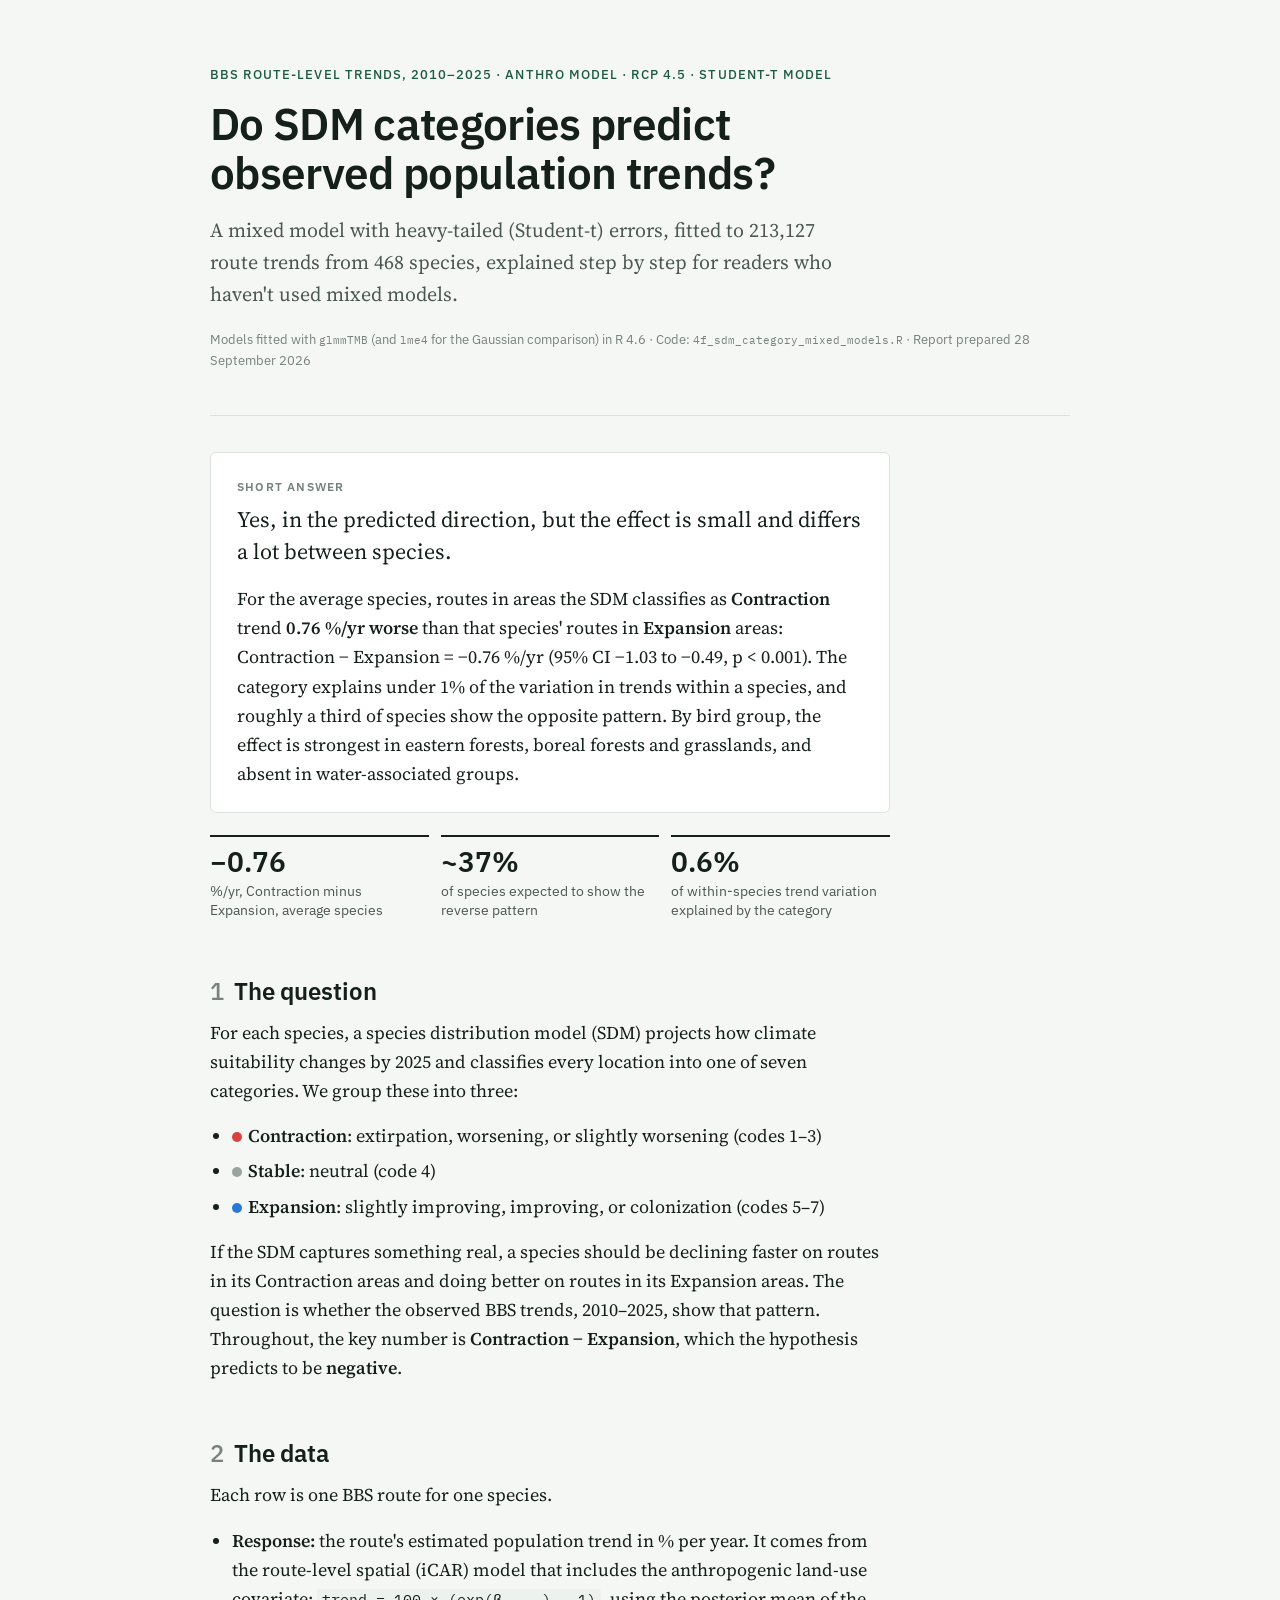
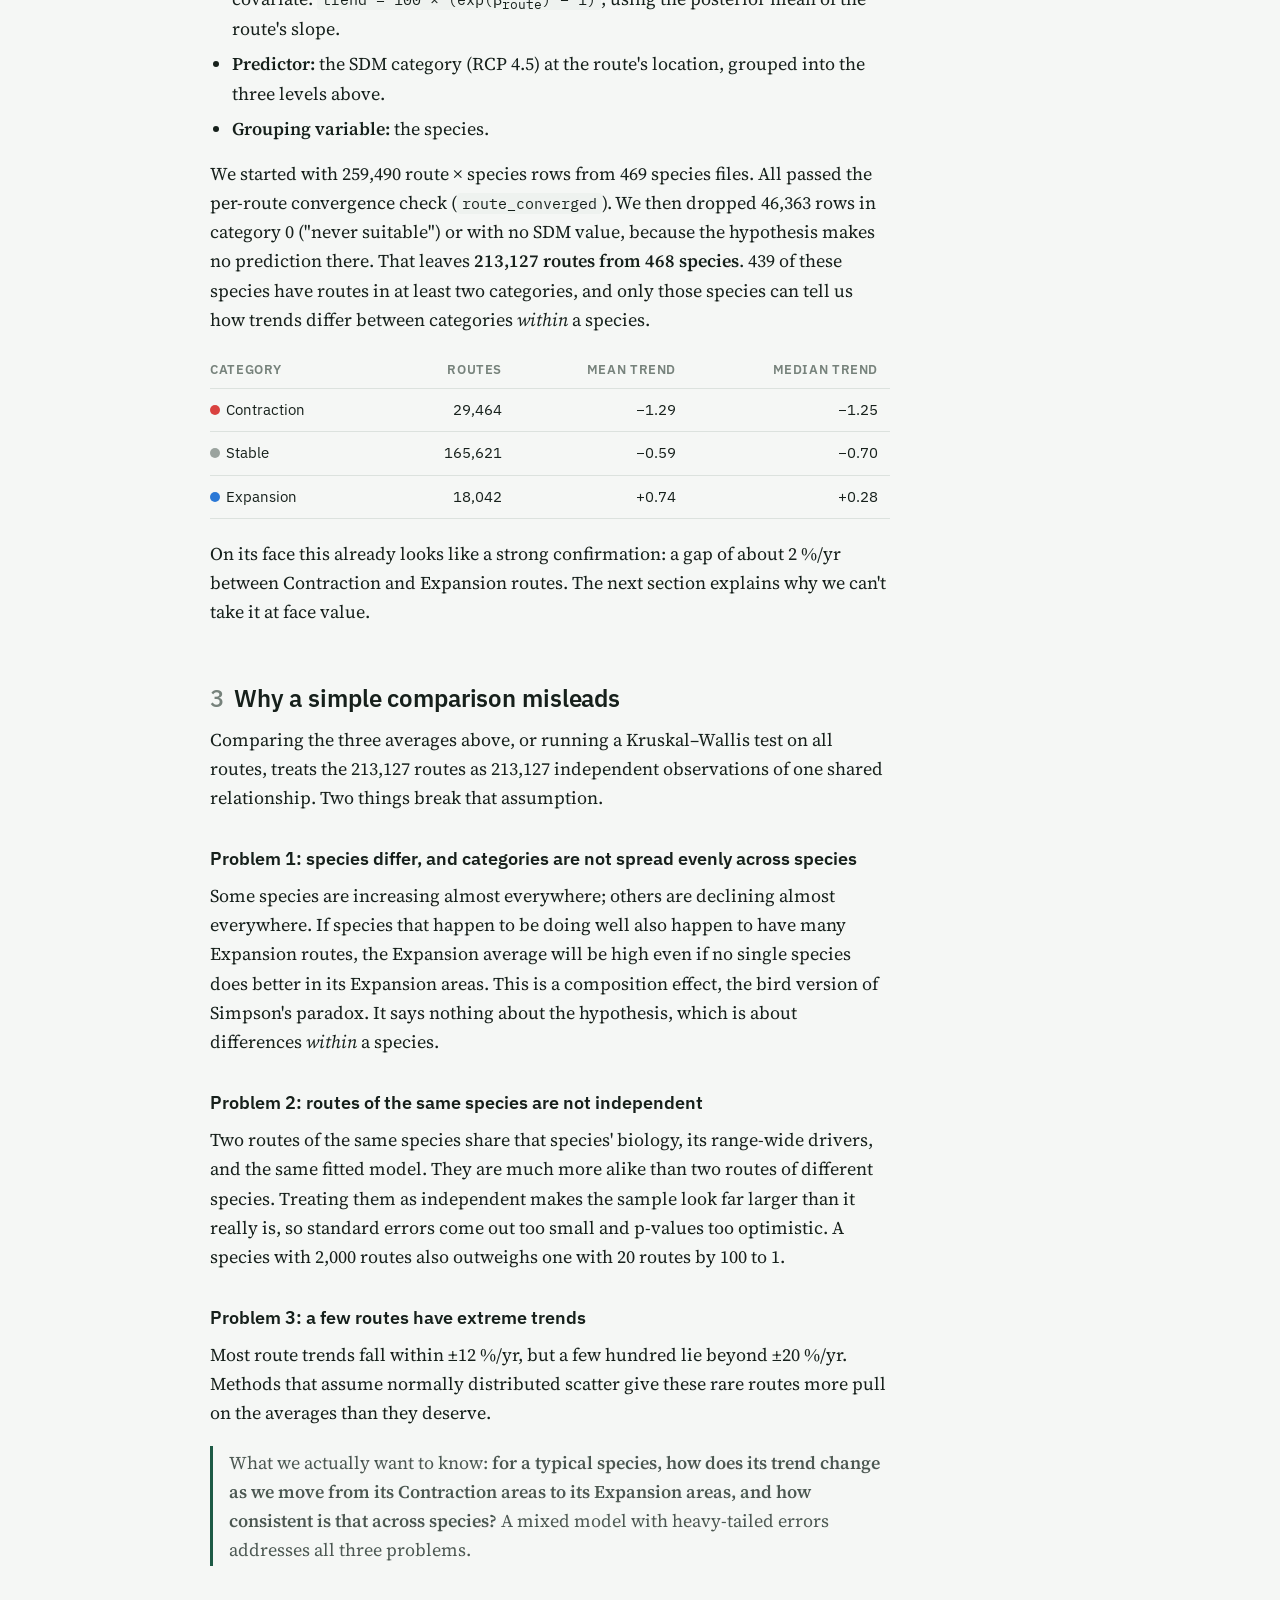
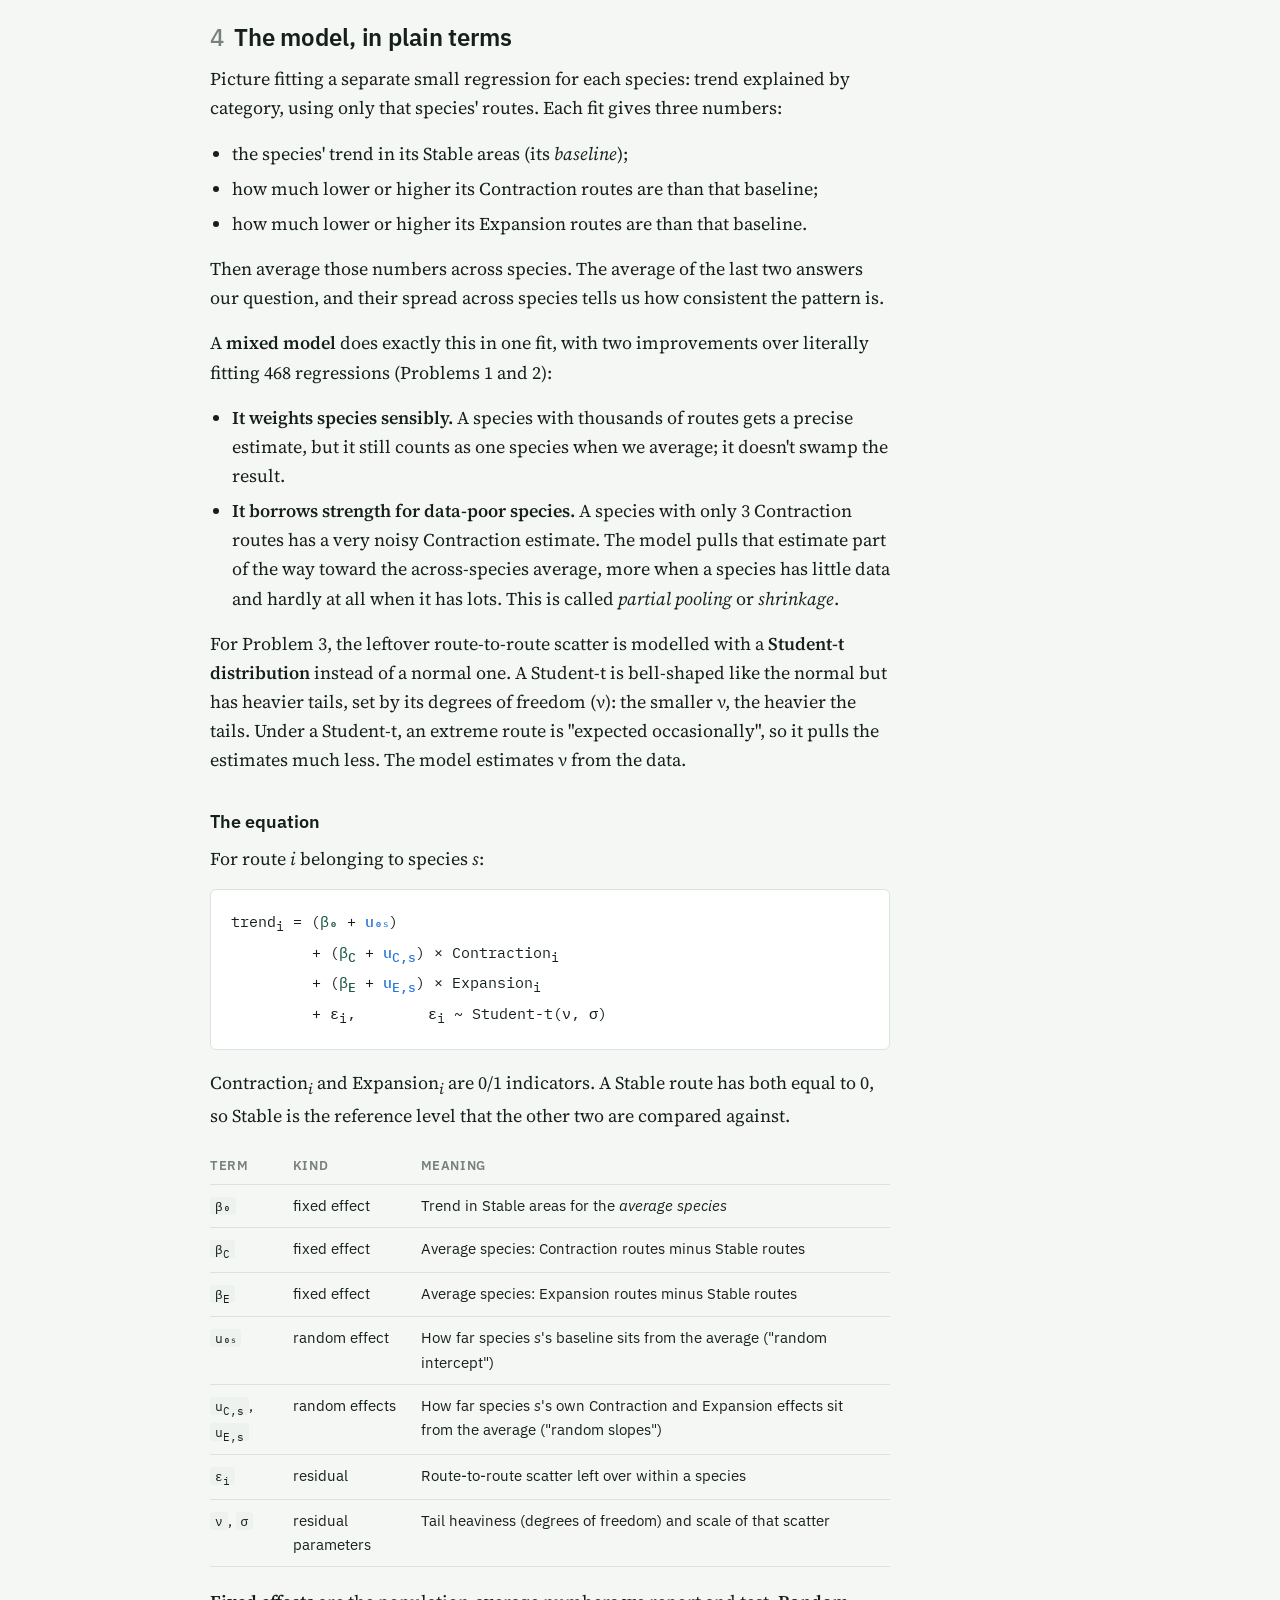
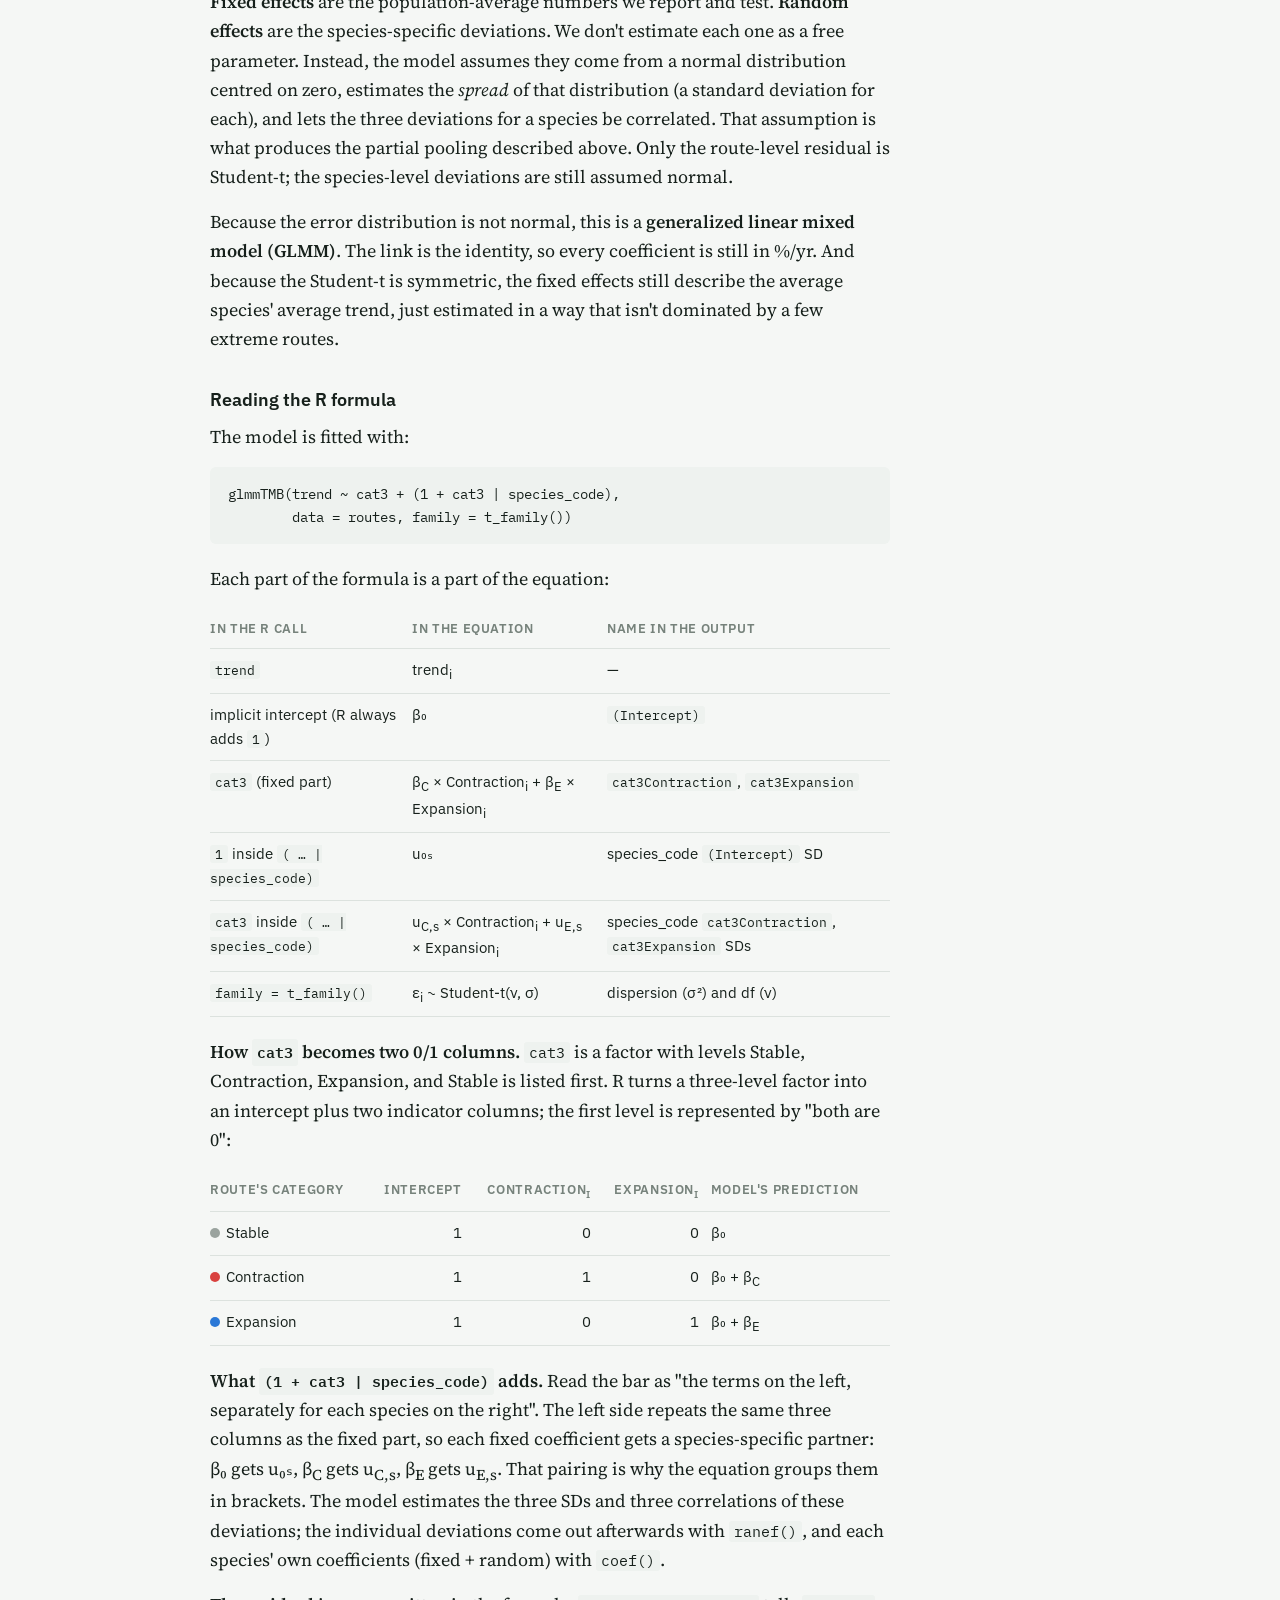
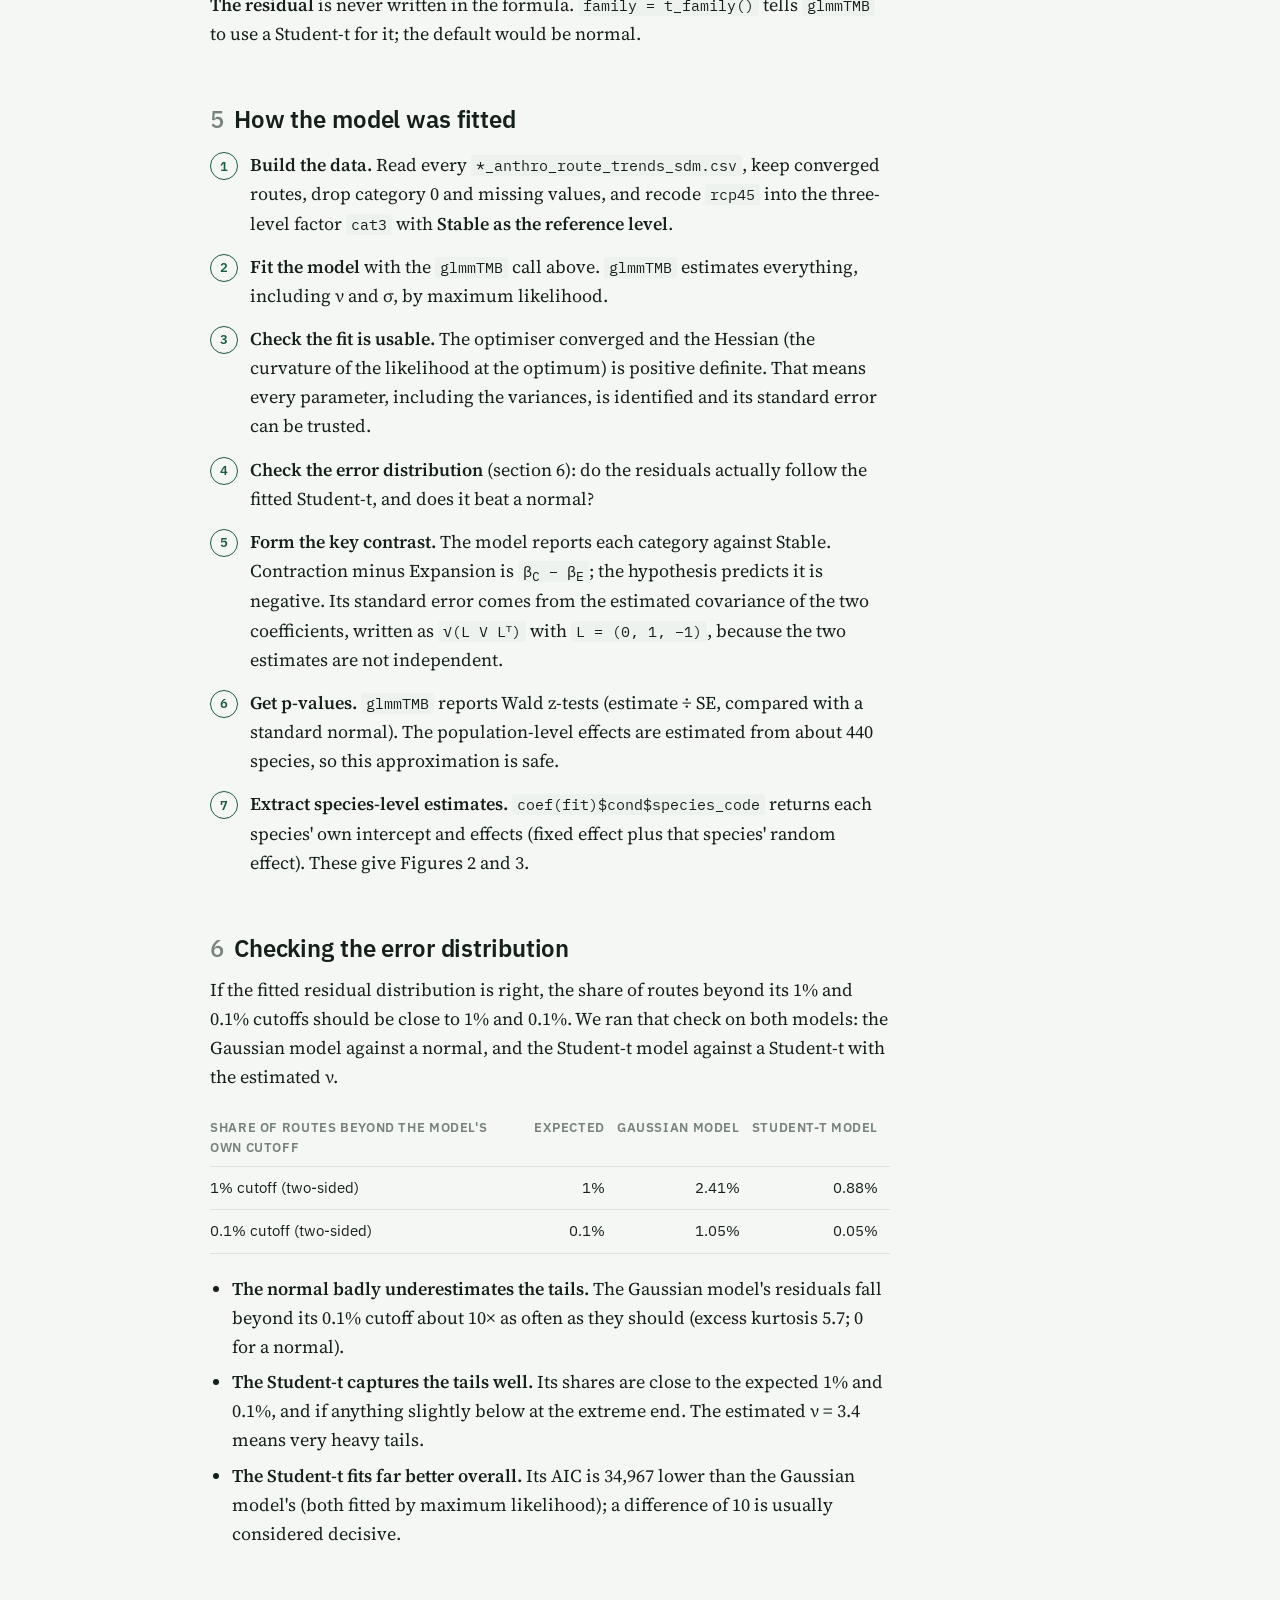
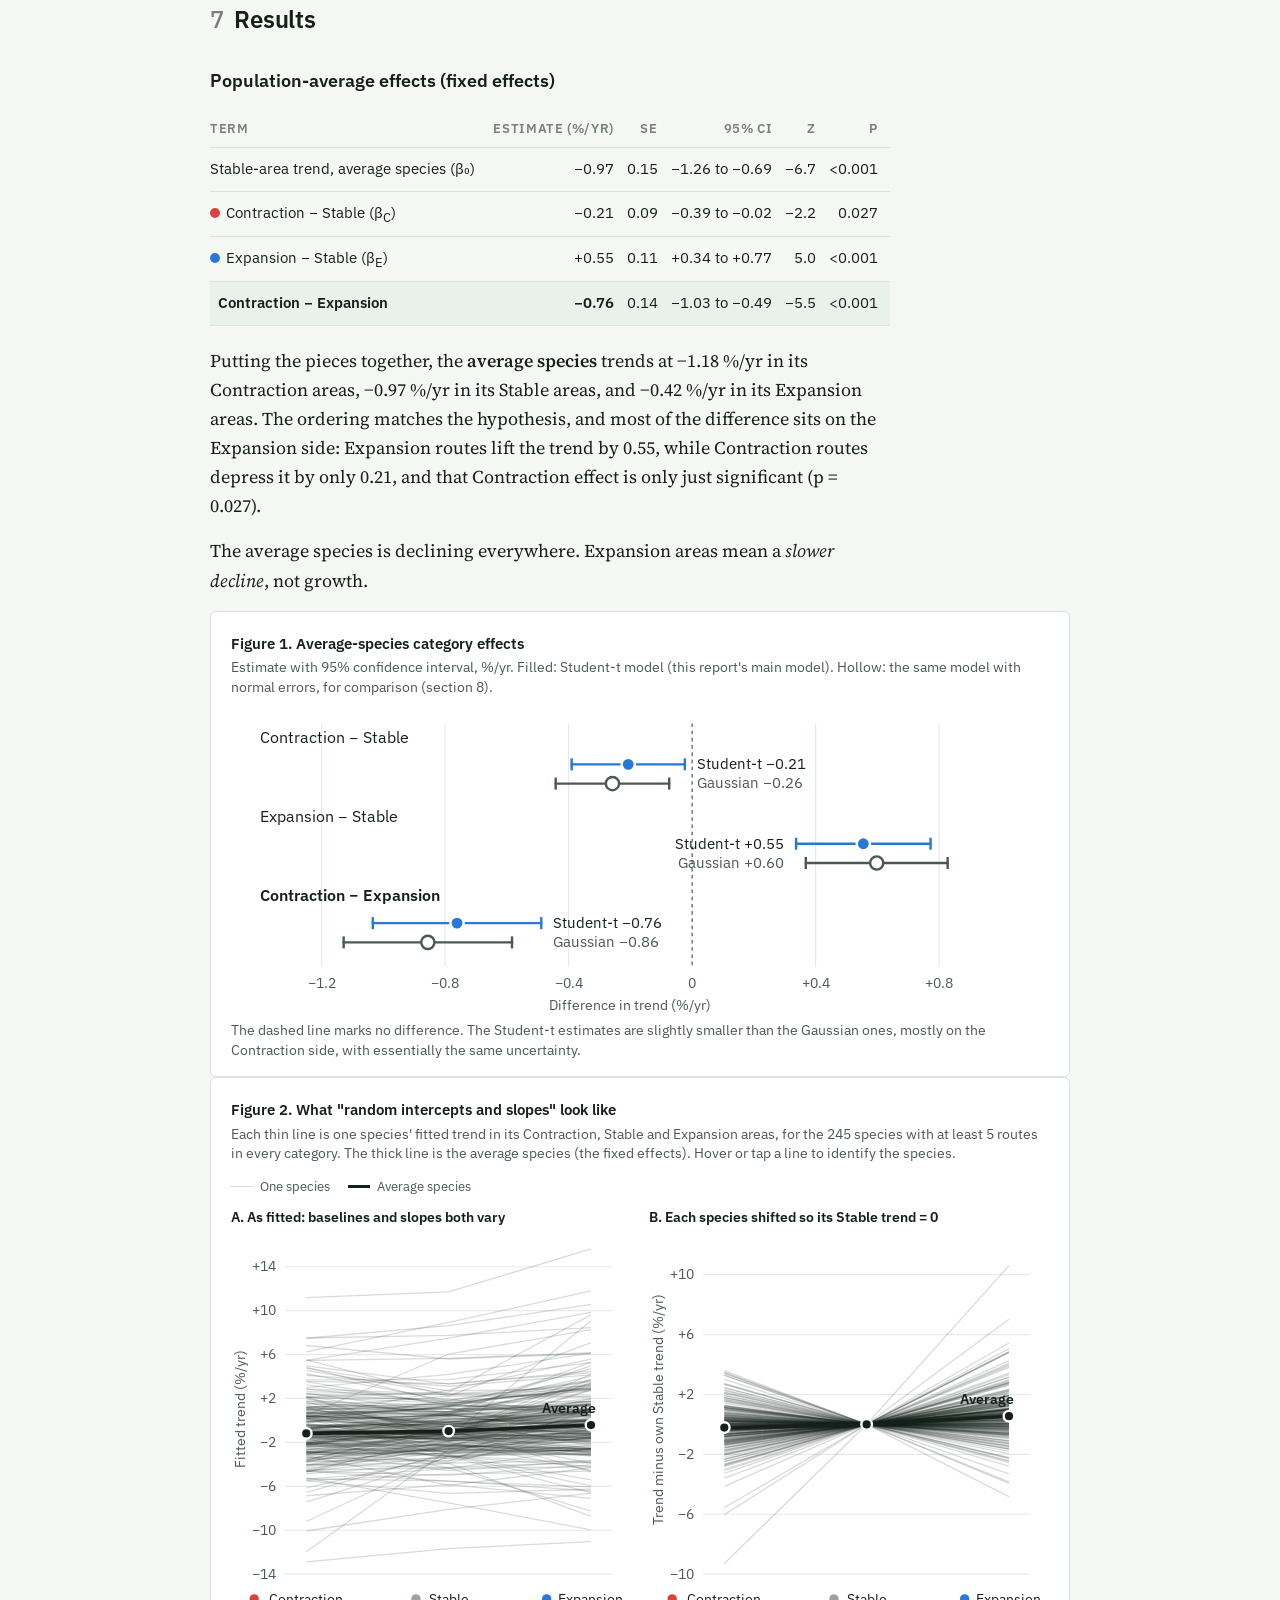
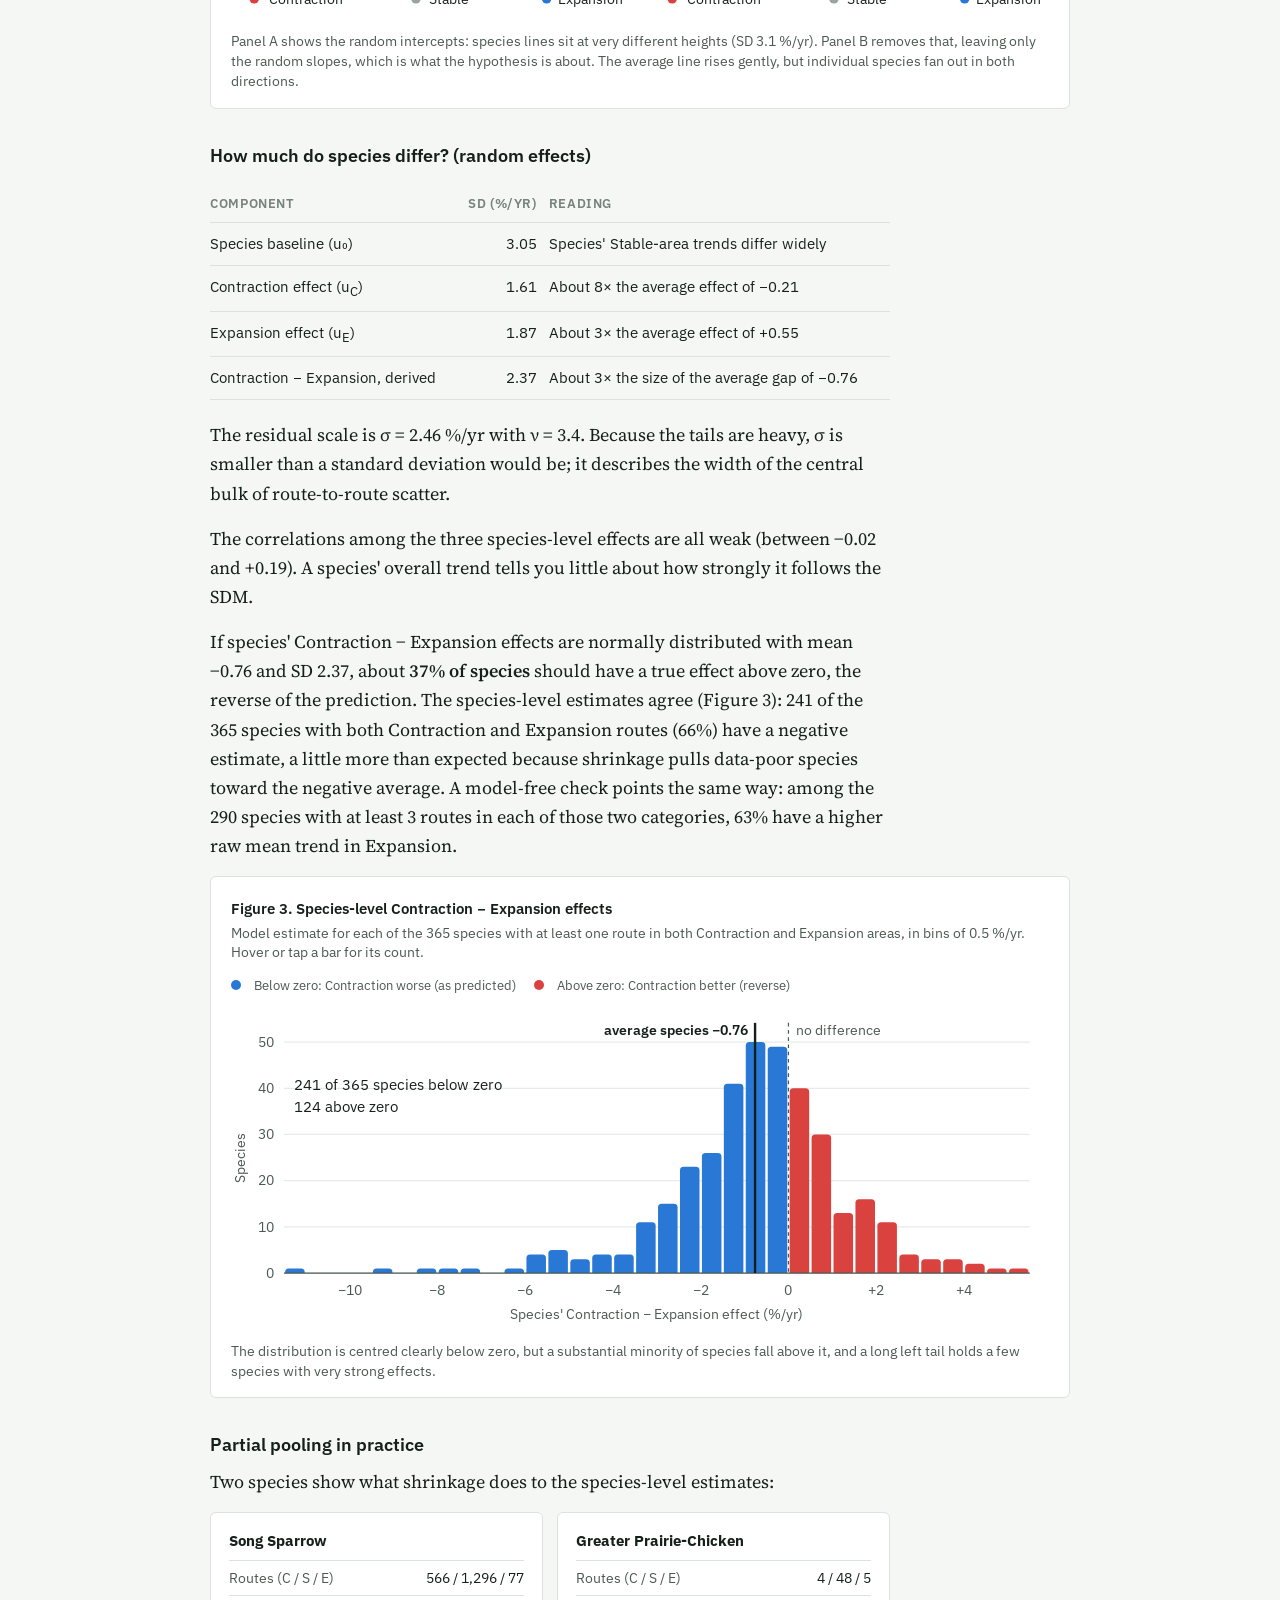
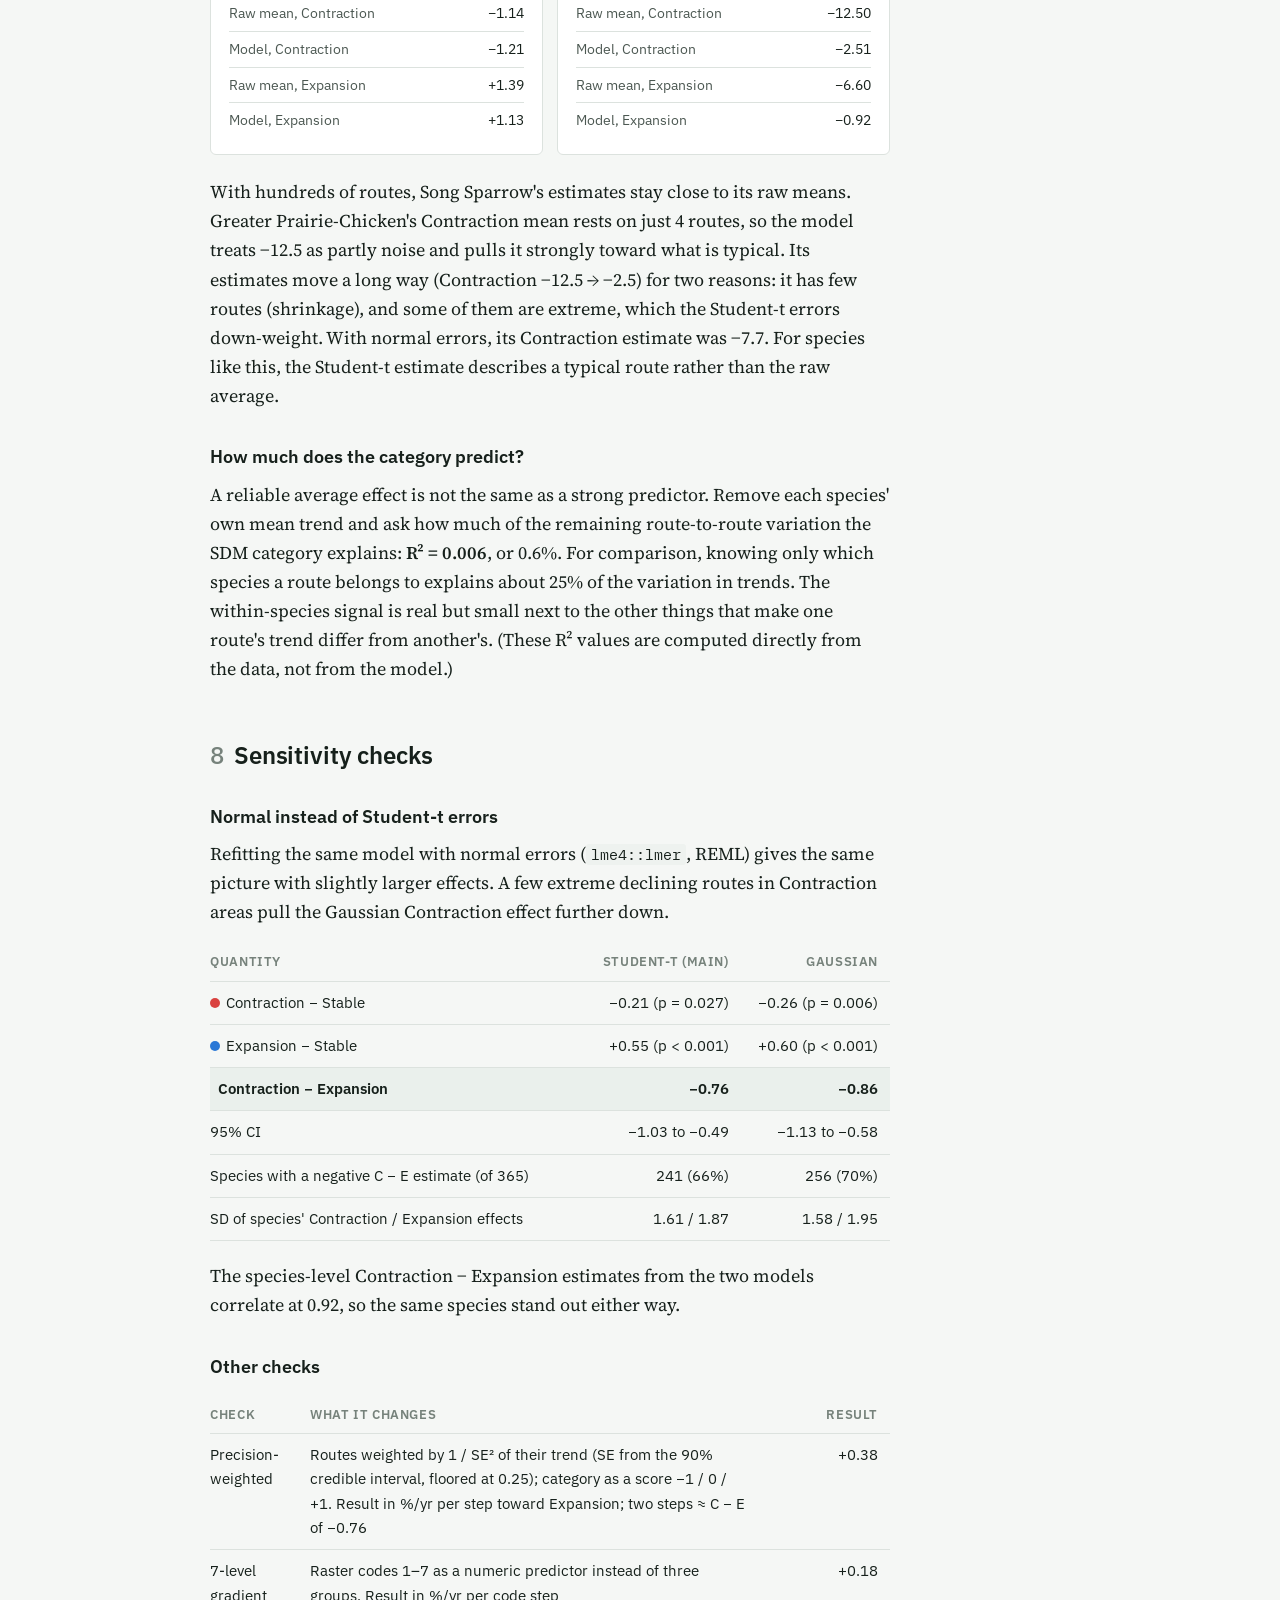
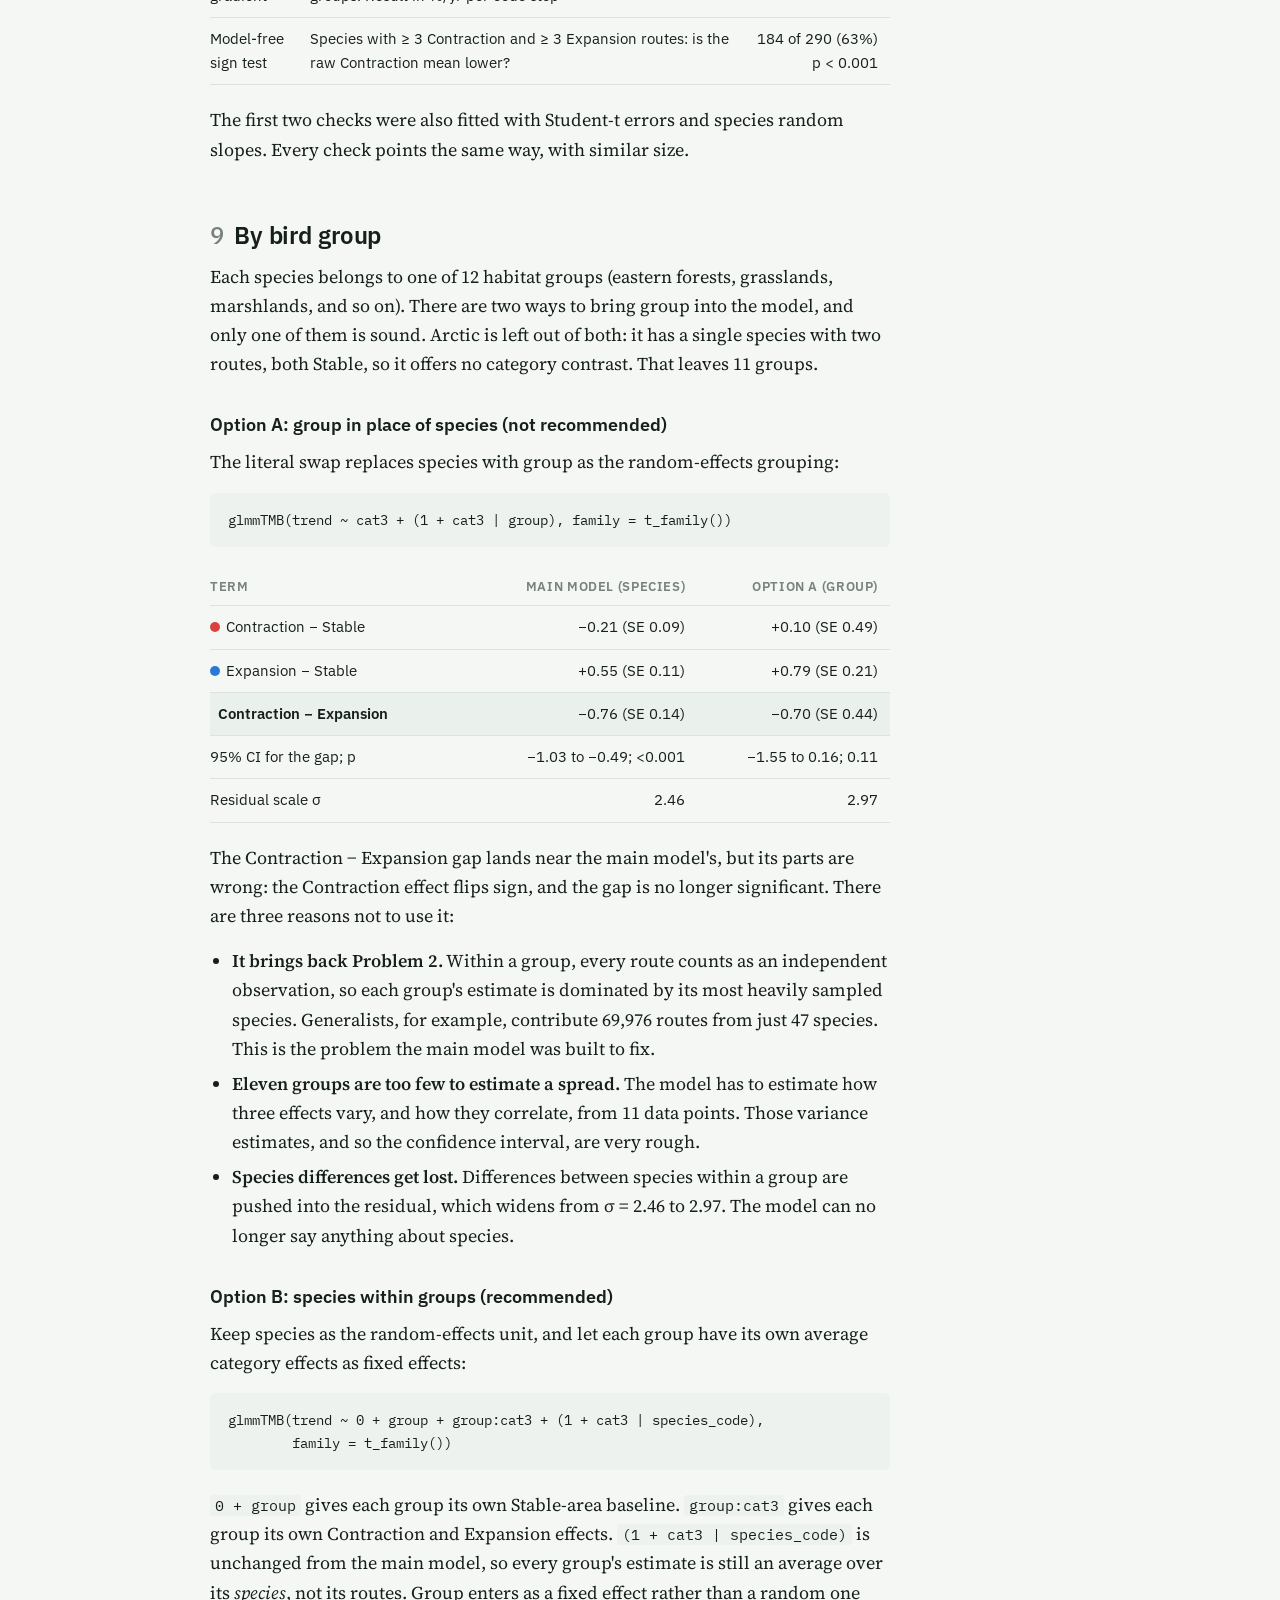
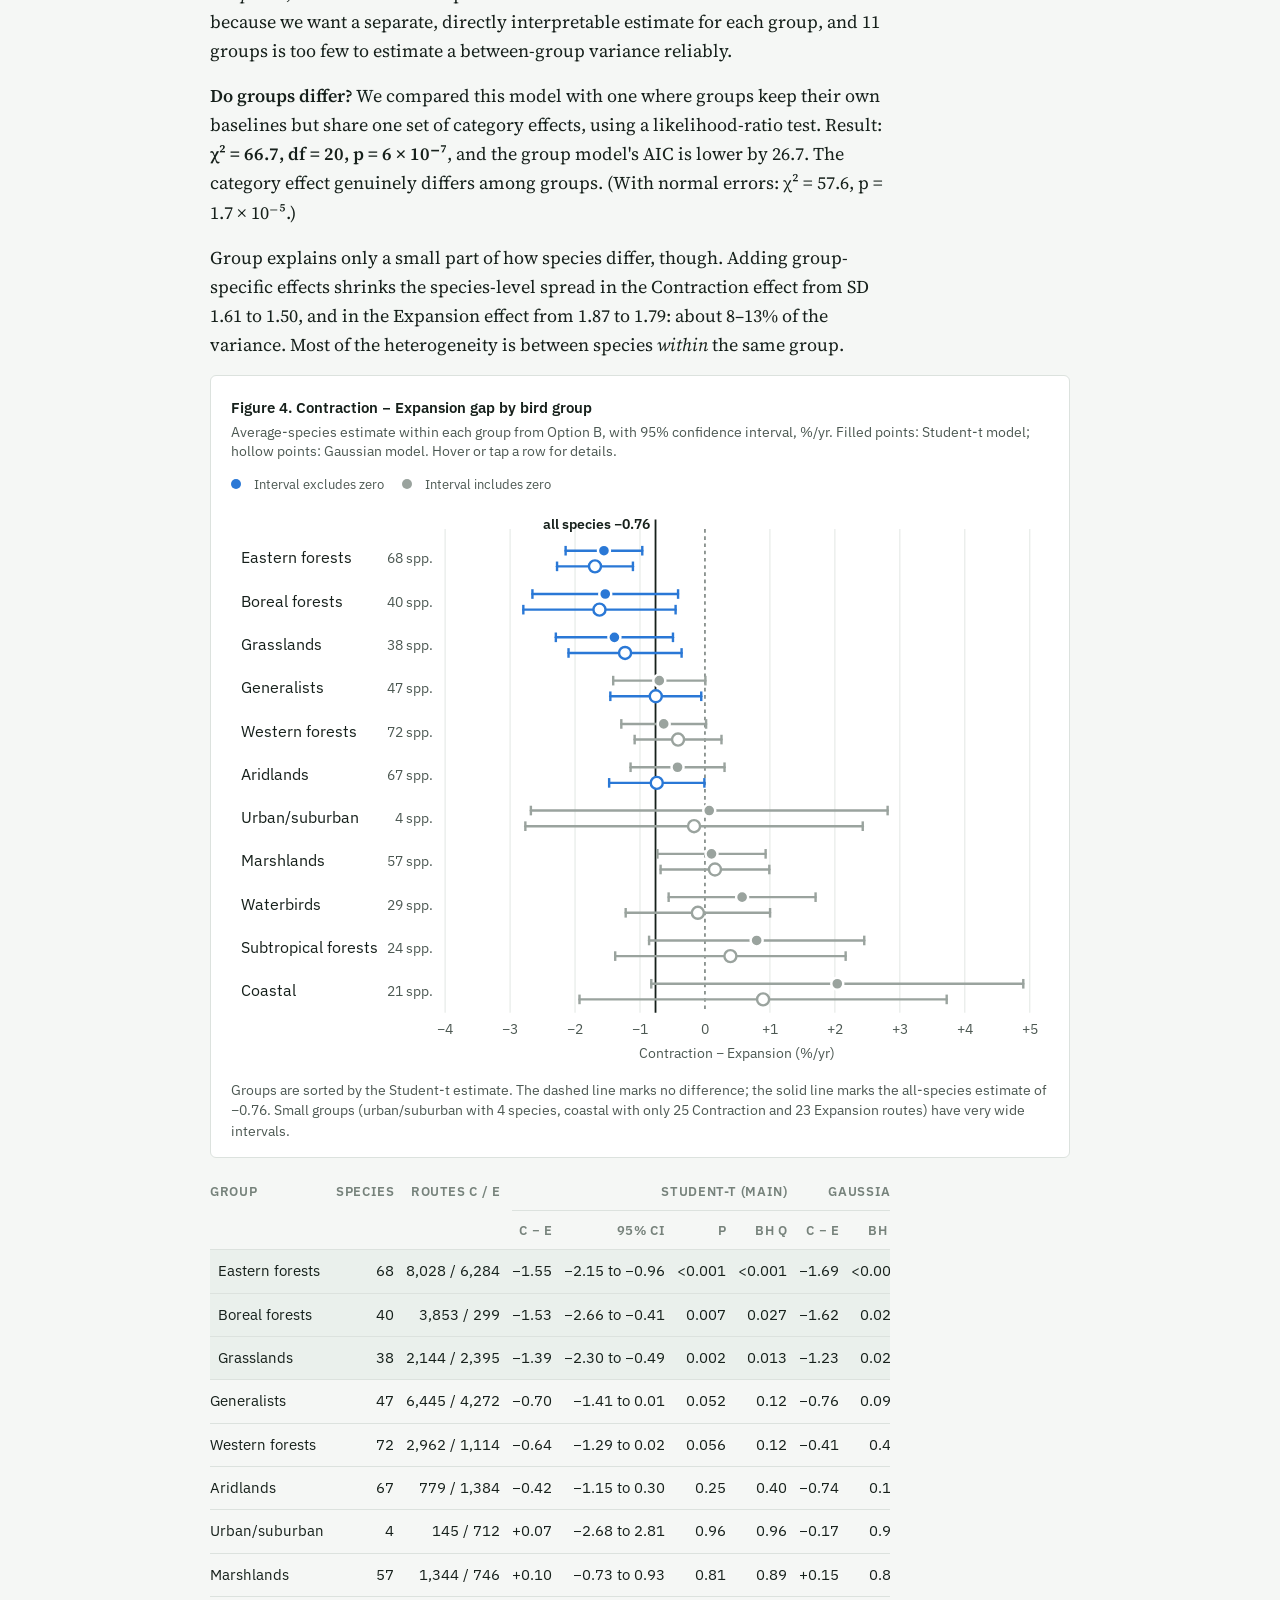
<file: output/reports/sdm_category_trend_report_student_t_anthro_rcp45_2010_2025.html>
<!doctype html>
<html lang="en">
<head>
<meta charset="utf-8">
<meta name="viewport" content="width=device-width, initial-scale=1">
<title>Student-t SDM Trend Report</title>
<link rel="preconnect" href="https://fonts.googleapis.com">
<link rel="preconnect" href="https://fonts.gstatic.com" crossorigin>
<link rel="stylesheet" href="https://fonts.googleapis.com/css2?family=IBM+Plex+Mono:wght@400;500&family=IBM+Plex+Sans:wght@400;500;600&family=Source+Serif+4:ital,opsz,wght@0,8..60,400;0,8..60,600;1,8..60,400&display=swap">
<style>
:root {
  --bg: #f5f7f5;
  --paper: #ffffff;
  --ink: #16201b;
  --ink-2: #4c5852;
  --muted: #76827b;
  --rule: #dce2de;
  --grid: #e7ebe8;
  --tint: #eaf0ec;
  --accent: #1d5a45;
  --con: #d9423f;
  --exp: #2a78d6;
  --stable: #9aa39e;
  --line: rgba(22, 32, 27, 0.16);
  --line-hi: #16201b;
  --code-bg: #eef2ef;
  --serif: "Source Serif 4", "Iowan Old Style", Georgia, serif;
  --sans: "IBM Plex Sans", "Segoe UI", system-ui, sans-serif;
  --mono: "IBM Plex Mono", ui-monospace, Consolas, monospace;
}
@media (prefers-color-scheme: dark) {
  :root:not([data-theme="light"]) {
    color-scheme: dark;
    --bg: #111613;
    --paper: #18201c;
    --ink: #e8eee9;
    --ink-2: #b3beb7;
    --muted: #8a968f;
    --rule: #2b3530;
    --grid: #232c27;
    --tint: #1c2721;
    --accent: #7fc4a6;
    --con: #e66767;
    --exp: #4b93ea;
    --stable: #7d8781;
    --line: rgba(232, 238, 233, 0.17);
    --line-hi: #ffffff;
    --code-bg: #1d2722;
  }
}
:root[data-theme="dark"] {
  color-scheme: dark;
  --bg: #111613;
  --paper: #18201c;
  --ink: #e8eee9;
  --ink-2: #b3beb7;
  --muted: #8a968f;
  --rule: #2b3530;
  --grid: #232c27;
  --tint: #1c2721;
  --accent: #7fc4a6;
  --con: #e66767;
  --exp: #4b93ea;
  --stable: #7d8781;
  --line: rgba(232, 238, 233, 0.17);
  --line-hi: #ffffff;
  --code-bg: #1d2722;
}

* { box-sizing: border-box; }
body {
  background: var(--bg);
  color: var(--ink);
  font-family: var(--serif);
  font-size: 18px;
  line-height: 1.62;
  padding-inline: 20px;
  padding-block: 0 72px;
}
.wrap { max-width: 860px; margin: 0 auto; }
.prose { max-width: 680px; }

header { padding-block: 56px 28px; border-bottom: 1px solid var(--rule); margin-bottom: 36px; }
.eyebrow {
  font-family: var(--sans); font-size: 13px; font-weight: 500;
  letter-spacing: 0.08em; text-transform: uppercase; color: var(--accent);
  margin: 0 0 14px;
}
h1 {
  font-family: var(--sans); font-weight: 600; font-size: clamp(30px, 5vw, 44px);
  line-height: 1.12; letter-spacing: -0.015em; margin: 0 0 16px; text-wrap: balance;
}
.dek { font-size: 20px; color: var(--ink-2); margin: 0; max-width: 640px; }
.meta { font-family: var(--sans); font-size: 13px; color: var(--muted); margin-top: 18px; }

h2 {
  font-family: var(--sans); font-weight: 600; font-size: 24px; line-height: 1.25;
  margin: 56px 0 12px; text-wrap: balance; letter-spacing: -0.005em;
}
h2 .num { color: var(--muted); font-weight: 500; margin-right: 10px; font-variant-numeric: tabular-nums; }
h3 { font-family: var(--sans); font-weight: 600; font-size: 18px; margin: 32px 0 8px; }
p { margin: 0 0 16px; }
strong { font-weight: 600; }
a { color: var(--accent); }

.answer {
  background: var(--paper); border: 1px solid var(--rule); border-radius: 6px;
  padding: 24px 26px; margin: 0 0 8px;
}
.answer .label {
  font-family: var(--sans); font-size: 12px; font-weight: 600; letter-spacing: 0.1em;
  text-transform: uppercase; color: var(--muted); margin-bottom: 8px;
}
.answer p:last-child { margin-bottom: 0; }
.answer .big { font-size: 22px; line-height: 1.45; }

.figs { display: grid; grid-template-columns: repeat(auto-fit, minmax(160px, 1fr)); gap: 12px; margin: 22px 0 6px; }
.fig-num { border-top: 2px solid var(--ink); padding-top: 10px; }
.fig-num .v { font-family: var(--sans); font-size: 28px; font-weight: 600; font-variant-numeric: tabular-nums; line-height: 1.1; }
.fig-num .k { font-family: var(--sans); font-size: 13.5px; color: var(--ink-2); line-height: 1.4; margin-top: 4px; }

ol.steps { padding-left: 0; list-style: none; counter-reset: s; margin: 16px 0 20px; }
ol.steps > li { counter-increment: s; position: relative; padding-left: 40px; margin-bottom: 14px; }
ol.steps > li::before {
  content: counter(s); position: absolute; left: 0; top: 2px; width: 26px; height: 26px;
  border-radius: 50%; border: 1.5px solid var(--accent); color: var(--accent);
  font-family: var(--sans); font-size: 13px; font-weight: 600;
  display: grid; place-items: center;
}
ul { padding-left: 22px; margin: 0 0 16px; }
li { margin-bottom: 6px; }

code, .mono { font-family: var(--mono); font-size: 0.84em; }
p code, li code, td code { background: var(--code-bg); padding: 1px 5px; border-radius: 3px; }
pre {
  font-family: var(--mono); font-size: 14px; line-height: 1.6; background: var(--code-bg);
  border-radius: 6px; padding: 16px 18px; overflow-x: auto; margin: 12px 0 20px; color: var(--ink);
}
pre .c { color: var(--muted); }

.eq {
  font-family: var(--mono); font-size: 15px; background: var(--paper); border: 1px solid var(--rule);
  border-radius: 6px; padding: 18px 20px; overflow-x: auto; margin: 14px 0 18px; line-height: 1.9;
  white-space: pre;
}
.eq .f { color: var(--accent); font-weight: 500; }
.eq .r { color: var(--exp); font-weight: 500; }

.tbl-wrap { overflow-x: auto; margin: 14px 0 20px; }
table { border-collapse: collapse; width: 100%; font-family: var(--sans); font-size: 15px; }
th, td { text-align: left; padding: 9px 12px 9px 0; border-bottom: 1px solid var(--rule); vertical-align: top; }
th { font-weight: 600; font-size: 12.5px; letter-spacing: 0.05em; text-transform: uppercase; color: var(--muted); }
td.n, th.n { text-align: right; font-variant-numeric: tabular-nums; white-space: nowrap; }
tr.hl td { background: var(--tint); }
tr.hl td:first-child { padding-left: 8px; }

.dot { display: inline-block; width: 10px; height: 10px; border-radius: 50%; margin-right: 6px; vertical-align: 0; }
.dot.con { background: var(--con); } .dot.st { background: var(--stable); } .dot.exp { background: var(--exp); }

figure { margin: 28px 0 32px; background: var(--paper); border: 1px solid var(--rule); border-radius: 6px; padding: 20px 20px 16px; }
figure .ft { font-family: var(--sans); font-size: 15px; font-weight: 600; margin: 0 0 2px; }
figure .fs { font-family: var(--sans); font-size: 13.5px; color: var(--ink-2); margin: 0 0 12px; line-height: 1.45; }
figcaption { font-family: var(--sans); font-size: 13.5px; color: var(--ink-2); line-height: 1.5; margin-top: 10px; }
svg { display: block; width: 100%; height: auto; overflow: visible; }
svg text { font-family: var(--sans); fill: var(--ink-2); }
.panels { display: grid; grid-template-columns: repeat(auto-fit, minmax(280px, 1fr)); gap: 18px; }
.panel-t { font-family: var(--sans); font-size: 13.5px; font-weight: 600; color: var(--ink); margin: 0 0 4px; }
.legend { display: flex; flex-wrap: wrap; gap: 6px 18px; font-family: var(--sans); font-size: 13px; color: var(--ink-2); margin: 0 0 10px; }
.legend span { display: inline-flex; align-items: center; gap: 7px; }
.sw-line { width: 22px; height: 0; border-top: 1.5px solid var(--line); display: inline-block; }
.sw-line.bold { border-top: 3px solid var(--line-hi); }

.tip {
  position: fixed; z-index: 10; pointer-events: none; background: var(--paper); color: var(--ink);
  border: 1px solid var(--rule); border-radius: 6px; padding: 8px 10px; font-family: var(--sans);
  font-size: 13px; line-height: 1.45; box-shadow: 0 6px 18px rgba(0,0,0,0.12); max-width: 260px;
  font-variant-numeric: tabular-nums;
}
.tip b { font-weight: 600; }

.callout { border-left: 3px solid var(--accent); padding: 2px 0 2px 16px; margin: 18px 0 20px; color: var(--ink-2); }
.callout p:last-child { margin-bottom: 0; }

.compare { display: grid; grid-template-columns: repeat(auto-fit, minmax(240px, 1fr)); gap: 14px; margin: 16px 0 22px; }
.compare > div { background: var(--paper); border: 1px solid var(--rule); border-radius: 6px; padding: 16px 18px; font-size: 16px; }
.compare h4 { font-family: var(--sans); font-size: 15px; margin: 0 0 6px; }
.compare .row { display: flex; justify-content: space-between; gap: 10px; font-family: var(--sans); font-size: 14px; font-variant-numeric: tabular-nums; border-top: 1px solid var(--rule); padding: 6px 0; }
.compare .row span:first-child { color: var(--ink-2); }

dl.gloss { margin: 12px 0 0; }
dl.gloss dt { font-family: var(--sans); font-weight: 600; font-size: 16px; margin-top: 16px; }
dl.gloss dd { margin: 3px 0 0; }

@media (max-width: 520px) {
  body { font-size: 17px; padding-inline: 16px; }
  .answer { padding: 18px; }
  figure { padding: 16px 14px 12px; }
}
</style>
</head>
<body>

<div class="wrap">
<header>
  <p class="eyebrow">BBS route-level trends, 2010–2025 · anthro model · RCP 4.5 · Student-t model</p>
  <h1>Do SDM categories predict observed population trends?</h1>
  <p class="dek">A mixed model with heavy-tailed (Student-t) errors, fitted to 213,127 route trends from 468 species, explained step by step for readers who haven't used mixed models.</p>
  <p class="meta">Models fitted with <span class="mono">glmmTMB</span> (and <span class="mono">lme4</span> for the Gaussian comparison) in R 4.6 · Code: <span class="mono">4f_sdm_category_mixed_models.R</span> · Report prepared 28 September 2026</p>
</header>

<section class="prose">
  <div class="answer">
    <div class="label">Short answer</div>
    <p class="big">Yes, in the predicted direction, but the effect is small and differs a lot between species.</p>
    <p>For the average species, routes in areas the SDM classifies as <strong>Contraction</strong> trend <strong>0.76 %/yr worse</strong> than that species' routes in <strong>Expansion</strong> areas: Contraction − Expansion = −0.76 %/yr (95% CI −1.03 to −0.49, p &lt; 0.001). The category explains under 1% of the variation in trends within a species, and roughly a third of species show the opposite pattern. By bird group, the effect is strongest in eastern forests, boreal forests and grasslands, and absent in water-associated groups.</p>
  </div>
  <div class="figs">
    <div class="fig-num"><div class="v">−0.76</div><div class="k">%/yr, Contraction minus Expansion, average species</div></div>
    <div class="fig-num"><div class="v">~37%</div><div class="k">of species expected to show the reverse pattern</div></div>
    <div class="fig-num"><div class="v">0.6%</div><div class="k">of within-species trend variation explained by the category</div></div>
  </div>
</section>

<section class="prose">
  <h2><span class="num">1</span>The question</h2>
  <p>For each species, a species distribution model (SDM) projects how climate suitability changes by 2025 and classifies every location into one of seven categories. We group these into three:</p>
  <ul>
    <li><span class="dot con"></span><strong>Contraction</strong>: extirpation, worsening, or slightly worsening (codes 1–3)</li>
    <li><span class="dot st"></span><strong>Stable</strong>: neutral (code 4)</li>
    <li><span class="dot exp"></span><strong>Expansion</strong>: slightly improving, improving, or colonization (codes 5–7)</li>
  </ul>
  <p>If the SDM captures something real, a species should be declining faster on routes in its Contraction areas and doing better on routes in its Expansion areas. The question is whether the observed BBS trends, 2010–2025, show that pattern. Throughout, the key number is <strong>Contraction − Expansion</strong>, which the hypothesis predicts to be <strong>negative</strong>.</p>
</section>

<section class="prose">
  <h2><span class="num">2</span>The data</h2>
  <p>Each row is one BBS route for one species.</p>
  <ul>
    <li><strong>Response:</strong> the route's estimated population trend in % per year. It comes from the route-level spatial (iCAR) model that includes the anthropogenic land-use covariate: <code>trend = 100 × (exp(β<sub>route</sub>) − 1)</code>, using the posterior mean of the route's slope.</li>
    <li><strong>Predictor:</strong> the SDM category (RCP 4.5) at the route's location, grouped into the three levels above.</li>
    <li><strong>Grouping variable:</strong> the species.</li>
  </ul>
  <p>We started with 259,490 route × species rows from 469 species files. All passed the per-route convergence check (<code>route_converged</code>). We then dropped 46,363 rows in category 0 ("never suitable") or with no SDM value, because the hypothesis makes no prediction there. That leaves <strong>213,127 routes from 468 species</strong>. 439 of these species have routes in at least two categories, and only those species can tell us how trends differ between categories <em>within</em> a species.</p>
  <div class="tbl-wrap">
    <table>
      <thead><tr><th>Category</th><th class="n">Routes</th><th class="n">Mean trend</th><th class="n">Median trend</th></tr></thead>
      <tbody>
        <tr><td><span class="dot con"></span>Contraction</td><td class="n">29,464</td><td class="n">−1.29</td><td class="n">−1.25</td></tr>
        <tr><td><span class="dot st"></span>Stable</td><td class="n">165,621</td><td class="n">−0.59</td><td class="n">−0.70</td></tr>
        <tr><td><span class="dot exp"></span>Expansion</td><td class="n">18,042</td><td class="n">+0.74</td><td class="n">+0.28</td></tr>
      </tbody>
    </table>
  </div>
  <p>On its face this already looks like a strong confirmation: a gap of about 2 %/yr between Contraction and Expansion routes. The next section explains why we can't take it at face value.</p>
</section>

<section class="prose">
  <h2><span class="num">3</span>Why a simple comparison misleads</h2>
  <p>Comparing the three averages above, or running a Kruskal–Wallis test on all routes, treats the 213,127 routes as 213,127 independent observations of one shared relationship. Two things break that assumption.</p>
  <h3>Problem 1: species differ, and categories are not spread evenly across species</h3>
  <p>Some species are increasing almost everywhere; others are declining almost everywhere. If species that happen to be doing well also happen to have many Expansion routes, the Expansion average will be high even if no single species does better in its Expansion areas. This is a composition effect, the bird version of Simpson's paradox. It says nothing about the hypothesis, which is about differences <em>within</em> a species.</p>
  <h3>Problem 2: routes of the same species are not independent</h3>
  <p>Two routes of the same species share that species' biology, its range-wide drivers, and the same fitted model. They are much more alike than two routes of different species. Treating them as independent makes the sample look far larger than it really is, so standard errors come out too small and p-values too optimistic. A species with 2,000 routes also outweighs one with 20 routes by 100 to 1.</p>
  <h3>Problem 3: a few routes have extreme trends</h3>
  <p>Most route trends fall within ±12 %/yr, but a few hundred lie beyond ±20 %/yr. Methods that assume normally distributed scatter give these rare routes more pull on the averages than they deserve.</p>
  <div class="callout"><p>What we actually want to know: <strong>for a typical species, how does its trend change as we move from its Contraction areas to its Expansion areas, and how consistent is that across species?</strong> A mixed model with heavy-tailed errors addresses all three problems.</p></div>
</section>

<section class="prose">
  <h2><span class="num">4</span>The model, in plain terms</h2>
  <p>Picture fitting a separate small regression for each species: trend explained by category, using only that species' routes. Each fit gives three numbers:</p>
  <ul>
    <li>the species' trend in its Stable areas (its <em>baseline</em>);</li>
    <li>how much lower or higher its Contraction routes are than that baseline;</li>
    <li>how much lower or higher its Expansion routes are than that baseline.</li>
  </ul>
  <p>Then average those numbers across species. The average of the last two answers our question, and their spread across species tells us how consistent the pattern is.</p>
  <p>A <strong>mixed model</strong> does exactly this in one fit, with two improvements over literally fitting 468 regressions (Problems 1 and 2):</p>
  <ul>
    <li><strong>It weights species sensibly.</strong> A species with thousands of routes gets a precise estimate, but it still counts as one species when we average; it doesn't swamp the result.</li>
    <li><strong>It borrows strength for data-poor species.</strong> A species with only 3 Contraction routes has a very noisy Contraction estimate. The model pulls that estimate part of the way toward the across-species average, more when a species has little data and hardly at all when it has lots. This is called <em>partial pooling</em> or <em>shrinkage</em>.</li>
  </ul>
  <p>For Problem 3, the leftover route-to-route scatter is modelled with a <strong>Student-t distribution</strong> instead of a normal one. A Student-t is bell-shaped like the normal but has heavier tails, set by its degrees of freedom (ν): the smaller ν, the heavier the tails. Under a Student-t, an extreme route is "expected occasionally", so it pulls the estimates much less. The model estimates ν from the data.</p>

  <h3>The equation</h3>
  <p>For route <i>i</i> belonging to species <i>s</i>:</p>
<div class="eq">trend<sub>i</sub> = (<span class="f">β₀</span> + <span class="r">u₀ₛ</span>)
         + (<span class="f">β<sub>C</sub></span> + <span class="r">u<sub>C,s</sub></span>) × Contraction<sub>i</sub>
         + (<span class="f">β<sub>E</sub></span> + <span class="r">u<sub>E,s</sub></span>) × Expansion<sub>i</sub>
         + ε<sub>i</sub>,        ε<sub>i</sub> ~ Student-t(ν, σ)</div>
  <p>Contraction<sub><i>i</i></sub> and Expansion<sub><i>i</i></sub> are 0/1 indicators. A Stable route has both equal to 0, so Stable is the reference level that the other two are compared against.</p>
  <div class="tbl-wrap">
    <table>
      <thead><tr><th>Term</th><th>Kind</th><th>Meaning</th></tr></thead>
      <tbody>
        <tr><td><code>β₀</code></td><td>fixed effect</td><td>Trend in Stable areas for the <em>average species</em></td></tr>
        <tr><td><code>β<sub>C</sub></code></td><td>fixed effect</td><td>Average species: Contraction routes minus Stable routes</td></tr>
        <tr><td><code>β<sub>E</sub></code></td><td>fixed effect</td><td>Average species: Expansion routes minus Stable routes</td></tr>
        <tr><td><code>u₀ₛ</code></td><td>random effect</td><td>How far species <i>s</i>'s baseline sits from the average ("random intercept")</td></tr>
        <tr><td><code>u<sub>C,s</sub></code>, <code>u<sub>E,s</sub></code></td><td>random effects</td><td>How far species <i>s</i>'s own Contraction and Expansion effects sit from the average ("random slopes")</td></tr>
        <tr><td><code>ε<sub>i</sub></code></td><td>residual</td><td>Route-to-route scatter left over within a species</td></tr>
        <tr><td><code>ν</code>, <code>σ</code></td><td>residual parameters</td><td>Tail heaviness (degrees of freedom) and scale of that scatter</td></tr>
      </tbody>
    </table>
  </div>
  <p><strong>Fixed effects</strong> are the population-average numbers we report and test. <strong>Random effects</strong> are the species-specific deviations. We don't estimate each one as a free parameter. Instead, the model assumes they come from a normal distribution centred on zero, estimates the <em>spread</em> of that distribution (a standard deviation for each), and lets the three deviations for a species be correlated. That assumption is what produces the partial pooling described above. Only the route-level residual is Student-t; the species-level deviations are still assumed normal.</p>
  <p>Because the error distribution is not normal, this is a <strong>generalized linear mixed model (GLMM)</strong>. The link is the identity, so every coefficient is still in %/yr. And because the Student-t is symmetric, the fixed effects still describe the average species' average trend, just estimated in a way that isn't dominated by a few extreme routes.</p>

  <h3>Reading the R formula</h3>
  <p>The model is fitted with:</p>
<pre>glmmTMB(trend ~ cat3 + (1 + cat3 | species_code),
        data = routes, family = t_family())</pre>
  <p>Each part of the formula is a part of the equation:</p>
  <div class="tbl-wrap">
    <table>
      <thead><tr><th>In the R call</th><th>In the equation</th><th>Name in the output</th></tr></thead>
      <tbody>
        <tr><td><code>trend</code></td><td>trend<sub>i</sub></td><td>—</td></tr>
        <tr><td>implicit intercept (R always adds <code>1</code>)</td><td>β₀</td><td><code>(Intercept)</code></td></tr>
        <tr><td><code>cat3</code> (fixed part)</td><td>β<sub>C</sub> × Contraction<sub>i</sub> + β<sub>E</sub> × Expansion<sub>i</sub></td><td><code>cat3Contraction</code>, <code>cat3Expansion</code></td></tr>
        <tr><td><code>1</code> inside <code>( … | species_code)</code></td><td>u₀ₛ</td><td>species_code <code>(Intercept)</code> SD</td></tr>
        <tr><td><code>cat3</code> inside <code>( … | species_code)</code></td><td>u<sub>C,s</sub> × Contraction<sub>i</sub> + u<sub>E,s</sub> × Expansion<sub>i</sub></td><td>species_code <code>cat3Contraction</code>, <code>cat3Expansion</code> SDs</td></tr>
        <tr><td><code>family = t_family()</code></td><td>ε<sub>i</sub> ~ Student-t(ν, σ)</td><td>dispersion (σ²) and df (ν)</td></tr>
      </tbody>
    </table>
  </div>
  <p><strong>How <code>cat3</code> becomes two 0/1 columns.</strong> <code>cat3</code> is a factor with levels Stable, Contraction, Expansion, and Stable is listed first. R turns a three-level factor into an intercept plus two indicator columns; the first level is represented by "both are 0":</p>
  <div class="tbl-wrap">
    <table>
      <thead><tr><th>Route's category</th><th class="n">Intercept</th><th class="n">Contraction<sub>i</sub></th><th class="n">Expansion<sub>i</sub></th><th>Model's prediction</th></tr></thead>
      <tbody>
        <tr><td><span class="dot st"></span>Stable</td><td class="n">1</td><td class="n">0</td><td class="n">0</td><td>β₀</td></tr>
        <tr><td><span class="dot con"></span>Contraction</td><td class="n">1</td><td class="n">1</td><td class="n">0</td><td>β₀ + β<sub>C</sub></td></tr>
        <tr><td><span class="dot exp"></span>Expansion</td><td class="n">1</td><td class="n">0</td><td class="n">1</td><td>β₀ + β<sub>E</sub></td></tr>
      </tbody>
    </table>
  </div>
  <p><strong>What <code>(1 + cat3 | species_code)</code> adds.</strong> Read the bar as "the terms on the left, separately for each species on the right". The left side repeats the same three columns as the fixed part, so each fixed coefficient gets a species-specific partner: β₀ gets u₀ₛ, β<sub>C</sub> gets u<sub>C,s</sub>, β<sub>E</sub> gets u<sub>E,s</sub>. That pairing is why the equation groups them in brackets. The model estimates the three SDs and three correlations of these deviations; the individual deviations come out afterwards with <code>ranef()</code>, and each species' own coefficients (fixed + random) with <code>coef()</code>.</p>
  <p><strong>The residual</strong> is never written in the formula. <code>family = t_family()</code> tells <code>glmmTMB</code> to use a Student-t for it; the default would be normal.</p>
</section>

<section class="prose">
  <h2><span class="num">5</span>How the model was fitted</h2>
  <ol class="steps">
    <li><strong>Build the data.</strong> Read every <code>*_anthro_route_trends_sdm.csv</code>, keep converged routes, drop category 0 and missing values, and recode <code>rcp45</code> into the three-level factor <code>cat3</code> with <strong>Stable as the reference level</strong>.</li>
    <li><strong>Fit the model</strong> with the <code>glmmTMB</code> call above. <code>glmmTMB</code> estimates everything, including ν and σ, by maximum likelihood.</li>
    <li><strong>Check the fit is usable.</strong> The optimiser converged and the Hessian (the curvature of the likelihood at the optimum) is positive definite. That means every parameter, including the variances, is identified and its standard error can be trusted.</li>
    <li><strong>Check the error distribution</strong> (section 6): do the residuals actually follow the fitted Student-t, and does it beat a normal?</li>
    <li><strong>Form the key contrast.</strong> The model reports each category against Stable. Contraction minus Expansion is <code>β<sub>C</sub> − β<sub>E</sub></code>; the hypothesis predicts it is negative. Its standard error comes from the estimated covariance of the two coefficients, written as <code>√(L V Lᵀ)</code> with <code>L = (0, 1, −1)</code>, because the two estimates are not independent.</li>
    <li><strong>Get p-values.</strong> <code>glmmTMB</code> reports Wald z-tests (estimate ÷ SE, compared with a standard normal). The population-level effects are estimated from about 440 species, so this approximation is safe.</li>
    <li><strong>Extract species-level estimates.</strong> <code>coef(fit)$cond$species_code</code> returns each species' own intercept and effects (fixed effect plus that species' random effect). These give Figures 2 and 3.</li>
  </ol>
</section>

<section class="prose">
  <h2><span class="num">6</span>Checking the error distribution</h2>
  <p>If the fitted residual distribution is right, the share of routes beyond its 1% and 0.1% cutoffs should be close to 1% and 0.1%. We ran that check on both models: the Gaussian model against a normal, and the Student-t model against a Student-t with the estimated ν.</p>
  <div class="tbl-wrap">
    <table>
      <thead><tr><th>Share of routes beyond the model's own cutoff</th><th class="n">Expected</th><th class="n">Gaussian model</th><th class="n">Student-t model</th></tr></thead>
      <tbody>
        <tr><td>1% cutoff (two-sided)</td><td class="n">1%</td><td class="n">2.41%</td><td class="n">0.88%</td></tr>
        <tr><td>0.1% cutoff (two-sided)</td><td class="n">0.1%</td><td class="n">1.05%</td><td class="n">0.05%</td></tr>
      </tbody>
    </table>
  </div>
  <ul>
    <li><strong>The normal badly underestimates the tails.</strong> The Gaussian model's residuals fall beyond its 0.1% cutoff about 10× as often as they should (excess kurtosis 5.7; 0 for a normal).</li>
    <li><strong>The Student-t captures the tails well.</strong> Its shares are close to the expected 1% and 0.1%, and if anything slightly below at the extreme end. The estimated ν = 3.4 means very heavy tails.</li>
    <li><strong>The Student-t fits far better overall.</strong> Its AIC is 34,967 lower than the Gaussian model's (both fitted by maximum likelihood); a difference of 10 is usually considered decisive.</li>
  </ul>
</section>

<section class="prose">
  <h2><span class="num">7</span>Results</h2>
  <h3>Population-average effects (fixed effects)</h3>
  <div class="tbl-wrap">
    <table>
      <thead><tr><th>Term</th><th class="n">Estimate (%/yr)</th><th class="n">SE</th><th class="n">95% CI</th><th class="n">z</th><th class="n">p</th></tr></thead>
      <tbody>
        <tr><td>Stable-area trend, average species (β₀)</td><td class="n">−0.97</td><td class="n">0.15</td><td class="n">−1.26 to −0.69</td><td class="n">−6.7</td><td class="n">&lt;0.001</td></tr>
        <tr><td><span class="dot con"></span>Contraction − Stable (β<sub>C</sub>)</td><td class="n">−0.21</td><td class="n">0.09</td><td class="n">−0.39 to −0.02</td><td class="n">−2.2</td><td class="n">0.027</td></tr>
        <tr><td><span class="dot exp"></span>Expansion − Stable (β<sub>E</sub>)</td><td class="n">+0.55</td><td class="n">0.11</td><td class="n">+0.34 to +0.77</td><td class="n">5.0</td><td class="n">&lt;0.001</td></tr>
        <tr class="hl"><td><strong>Contraction − Expansion</strong></td><td class="n"><strong>−0.76</strong></td><td class="n">0.14</td><td class="n">−1.03 to −0.49</td><td class="n">−5.5</td><td class="n">&lt;0.001</td></tr>
      </tbody>
    </table>
  </div>
  <p>Putting the pieces together, the <strong>average species</strong> trends at −1.18 %/yr in its Contraction areas, −0.97 %/yr in its Stable areas, and −0.42 %/yr in its Expansion areas. The ordering matches the hypothesis, and most of the difference sits on the Expansion side: Expansion routes lift the trend by 0.55, while Contraction routes depress it by only 0.21, and that Contraction effect is only just significant (p = 0.027).</p>
  <p>The average species is declining everywhere. Expansion areas mean a <em>slower decline</em>, not growth.</p>
</section>

<figure class="wrap" id="fig1">
  <p class="ft">Figure 1. Average-species category effects</p>
  <p class="fs">Estimate with 95% confidence interval, %/yr. Filled: Student-t model (this report's main model). Hollow: the same model with normal errors, for comparison (section 8).</p>
  <svg id="f1" viewBox="0 0 680 250" role="img" aria-label="Student-t: Contraction minus Stable −0.21, Expansion minus Stable +0.55, Contraction minus Expansion −0.76"></svg>
  <figcaption>The dashed line marks no difference. The Student-t estimates are slightly smaller than the Gaussian ones, mostly on the Contraction side, with essentially the same uncertainty.</figcaption>
</figure>

<figure class="wrap" id="fig2">
  <p class="ft">Figure 2. What "random intercepts and slopes" look like</p>
  <p class="fs">Each thin line is one species' fitted trend in its Contraction, Stable and Expansion areas, for the 245 species with at least 5 routes in every category. The thick line is the average species (the fixed effects). Hover or tap a line to identify the species.</p>
  <div class="legend"><span><i class="sw-line"></i>One species</span><span><i class="sw-line bold"></i>Average species</span></div>
  <div class="panels">
    <div><p class="panel-t">A. As fitted: baselines and slopes both vary</p><svg id="f2a" viewBox="0 0 340 330" role="img" aria-label="Species-level fitted trends by category"></svg></div>
    <div><p class="panel-t">B. Each species shifted so its Stable trend = 0</p><svg id="f2b" viewBox="0 0 340 330" role="img" aria-label="Species-level category effects relative to Stable"></svg></div>
  </div>
  <figcaption>Panel A shows the random intercepts: species lines sit at very different heights (SD 3.1 %/yr). Panel B removes that, leaving only the random slopes, which is what the hypothesis is about. The average line rises gently, but individual species fan out in both directions.</figcaption>
</figure>

<section class="prose">
  <h3>How much do species differ? (random effects)</h3>
  <div class="tbl-wrap">
    <table>
      <thead><tr><th>Component</th><th class="n">SD (%/yr)</th><th>Reading</th></tr></thead>
      <tbody>
        <tr><td>Species baseline (u₀)</td><td class="n">3.05</td><td>Species' Stable-area trends differ widely</td></tr>
        <tr><td>Contraction effect (u<sub>C</sub>)</td><td class="n">1.61</td><td>About 8× the average effect of −0.21</td></tr>
        <tr><td>Expansion effect (u<sub>E</sub>)</td><td class="n">1.87</td><td>About 3× the average effect of +0.55</td></tr>
        <tr><td>Contraction − Expansion, derived</td><td class="n">2.37</td><td>About 3× the size of the average gap of −0.76</td></tr>
      </tbody>
    </table>
  </div>
  <p>The residual scale is σ = 2.46 %/yr with ν = 3.4. Because the tails are heavy, σ is smaller than a standard deviation would be; it describes the width of the central bulk of route-to-route scatter.</p>
  <p>The correlations among the three species-level effects are all weak (between −0.02 and +0.19). A species' overall trend tells you little about how strongly it follows the SDM.</p>
  <p>If species' Contraction − Expansion effects are normally distributed with mean −0.76 and SD 2.37, about <strong>37% of species</strong> should have a true effect above zero, the reverse of the prediction. The species-level estimates agree (Figure 3): 241 of the 365 species with both Contraction and Expansion routes (66%) have a negative estimate, a little more than expected because shrinkage pulls data-poor species toward the negative average. A model-free check points the same way: among the 290 species with at least 3 routes in each of those two categories, 63% have a higher raw mean trend in Expansion.</p>
</section>

<figure class="wrap" id="fig3">
  <p class="ft">Figure 3. Species-level Contraction − Expansion effects</p>
  <p class="fs">Model estimate for each of the 365 species with at least one route in both Contraction and Expansion areas, in bins of 0.5 %/yr. Hover or tap a bar for its count.</p>
  <div class="legend"><span><i class="dot exp"></i>Below zero: Contraction worse (as predicted)</span><span><i class="dot con"></i>Above zero: Contraction better (reverse)</span></div>
  <svg id="f3" viewBox="0 0 680 270" role="img" aria-label="Histogram of species effects, centred below zero with a long left tail"></svg>
  <figcaption>The distribution is centred clearly below zero, but a substantial minority of species fall above it, and a long left tail holds a few species with very strong effects.</figcaption>
</figure>

<section class="prose">
  <h3>Partial pooling in practice</h3>
  <p>Two species show what shrinkage does to the species-level estimates:</p>
  <div class="compare">
    <div>
      <h4>Song Sparrow</h4>
      <div class="row"><span>Routes (C / S / E)</span><span>566 / 1,296 / 77</span></div>
      <div class="row"><span>Raw mean, Contraction</span><span>−1.14</span></div>
      <div class="row"><span>Model, Contraction</span><span>−1.21</span></div>
      <div class="row"><span>Raw mean, Expansion</span><span>+1.39</span></div>
      <div class="row"><span>Model, Expansion</span><span>+1.13</span></div>
    </div>
    <div>
      <h4>Greater Prairie-Chicken</h4>
      <div class="row"><span>Routes (C / S / E)</span><span>4 / 48 / 5</span></div>
      <div class="row"><span>Raw mean, Contraction</span><span>−12.50</span></div>
      <div class="row"><span>Model, Contraction</span><span>−2.51</span></div>
      <div class="row"><span>Raw mean, Expansion</span><span>−6.60</span></div>
      <div class="row"><span>Model, Expansion</span><span>−0.92</span></div>
    </div>
  </div>
  <p>With hundreds of routes, Song Sparrow's estimates stay close to its raw means. Greater Prairie-Chicken's Contraction mean rests on just 4 routes, so the model treats −12.5 as partly noise and pulls it strongly toward what is typical. Its estimates move a long way (Contraction −12.5 → −2.5) for two reasons: it has few routes (shrinkage), and some of them are extreme, which the Student-t errors down-weight. With normal errors, its Contraction estimate was −7.7. For species like this, the Student-t estimate describes a typical route rather than the raw average.</p>

  <h3>How much does the category predict?</h3>
  <p>A reliable average effect is not the same as a strong predictor. Remove each species' own mean trend and ask how much of the remaining route-to-route variation the SDM category explains: <strong>R² = 0.006</strong>, or 0.6%. For comparison, knowing only which species a route belongs to explains about 25% of the variation in trends. The within-species signal is real but small next to the other things that make one route's trend differ from another's. (These R² values are computed directly from the data, not from the model.)</p>
</section>

<section class="prose">
  <h2><span class="num">8</span>Sensitivity checks</h2>
  <h3>Normal instead of Student-t errors</h3>
  <p>Refitting the same model with normal errors (<code>lme4::lmer</code>, REML) gives the same picture with slightly larger effects. A few extreme declining routes in Contraction areas pull the Gaussian Contraction effect further down.</p>
  <div class="tbl-wrap">
    <table>
      <thead><tr><th>Quantity</th><th class="n">Student-t (main)</th><th class="n">Gaussian</th></tr></thead>
      <tbody>
        <tr><td><span class="dot con"></span>Contraction − Stable</td><td class="n">−0.21 (p = 0.027)</td><td class="n">−0.26 (p = 0.006)</td></tr>
        <tr><td><span class="dot exp"></span>Expansion − Stable</td><td class="n">+0.55 (p &lt; 0.001)</td><td class="n">+0.60 (p &lt; 0.001)</td></tr>
        <tr class="hl"><td><strong>Contraction − Expansion</strong></td><td class="n"><strong>−0.76</strong></td><td class="n"><strong>−0.86</strong></td></tr>
        <tr><td>95% CI</td><td class="n">−1.03 to −0.49</td><td class="n">−1.13 to −0.58</td></tr>
        <tr><td>Species with a negative C − E estimate (of 365)</td><td class="n">241 (66%)</td><td class="n">256 (70%)</td></tr>
        <tr><td>SD of species' Contraction / Expansion effects</td><td class="n">1.61 / 1.87</td><td class="n">1.58 / 1.95</td></tr>
      </tbody>
    </table>
  </div>
  <p>The species-level Contraction − Expansion estimates from the two models correlate at 0.92, so the same species stand out either way.</p>

  <h3>Other checks</h3>
  <div class="tbl-wrap">
    <table>
      <thead><tr><th>Check</th><th>What it changes</th><th class="n">Result</th></tr></thead>
      <tbody>
        <tr><td>Precision-weighted</td><td>Routes weighted by 1 / SE² of their trend (SE from the 90% credible interval, floored at 0.25); category as a score −1 / 0 / +1. Result in %/yr per step toward Expansion; two steps ≈ C − E of −0.76</td><td class="n">+0.38</td></tr>
        <tr><td>7-level gradient</td><td>Raster codes 1–7 as a numeric predictor instead of three groups. Result in %/yr per code step</td><td class="n">+0.18</td></tr>
        <tr><td>Model-free sign test</td><td>Species with ≥ 3 Contraction and ≥ 3 Expansion routes: is the raw Contraction mean lower?</td><td class="n">184 of 290 (63%)<br>p &lt; 0.001</td></tr>
      </tbody>
    </table>
  </div>
  <p>The first two checks were also fitted with Student-t errors and species random slopes. Every check points the same way, with similar size.</p>
</section>

<section class="prose">
  <h2><span class="num">9</span>By bird group</h2>
  <p>Each species belongs to one of 12 habitat groups (eastern forests, grasslands, marshlands, and so on). There are two ways to bring group into the model, and only one of them is sound. Arctic is left out of both: it has a single species with two routes, both Stable, so it offers no category contrast. That leaves 11 groups.</p>

  <h3>Option A: group in place of species (not recommended)</h3>
  <p>The literal swap replaces species with group as the random-effects grouping:</p>
<pre>glmmTMB(trend ~ cat3 + (1 + cat3 | group), family = t_family())</pre>
  <div class="tbl-wrap">
    <table>
      <thead><tr><th>Term</th><th class="n">Main model (species)</th><th class="n">Option A (group)</th></tr></thead>
      <tbody>
        <tr><td><span class="dot con"></span>Contraction − Stable</td><td class="n">−0.21 (SE 0.09)</td><td class="n">+0.10 (SE 0.49)</td></tr>
        <tr><td><span class="dot exp"></span>Expansion − Stable</td><td class="n">+0.55 (SE 0.11)</td><td class="n">+0.79 (SE 0.21)</td></tr>
        <tr class="hl"><td><strong>Contraction − Expansion</strong></td><td class="n">−0.76 (SE 0.14)</td><td class="n">−0.70 (SE 0.44)</td></tr>
        <tr><td>95% CI for the gap; p</td><td class="n">−1.03 to −0.49; &lt;0.001</td><td class="n">−1.55 to 0.16; 0.11</td></tr>
        <tr><td>Residual scale σ</td><td class="n">2.46</td><td class="n">2.97</td></tr>
      </tbody>
    </table>
  </div>
  <p>The Contraction − Expansion gap lands near the main model's, but its parts are wrong: the Contraction effect flips sign, and the gap is no longer significant. There are three reasons not to use it:</p>
  <ul>
    <li><strong>It brings back Problem 2.</strong> Within a group, every route counts as an independent observation, so each group's estimate is dominated by its most heavily sampled species. Generalists, for example, contribute 69,976 routes from just 47 species. This is the problem the main model was built to fix.</li>
    <li><strong>Eleven groups are too few to estimate a spread.</strong> The model has to estimate how three effects vary, and how they correlate, from 11 data points. Those variance estimates, and so the confidence interval, are very rough.</li>
    <li><strong>Species differences get lost.</strong> Differences between species within a group are pushed into the residual, which widens from σ = 2.46 to 2.97. The model can no longer say anything about species.</li>
  </ul>

  <h3>Option B: species within groups (recommended)</h3>
  <p>Keep species as the random-effects unit, and let each group have its own average category effects as fixed effects:</p>
<pre>glmmTMB(trend ~ 0 + group + group:cat3 + (1 + cat3 | species_code),
        family = t_family())</pre>
  <p><code>0 + group</code> gives each group its own Stable-area baseline. <code>group:cat3</code> gives each group its own Contraction and Expansion effects. <code>(1 + cat3 | species_code)</code> is unchanged from the main model, so every group's estimate is still an average over its <em>species</em>, not its routes. Group enters as a fixed effect rather than a random one because we want a separate, directly interpretable estimate for each group, and 11 groups is too few to estimate a between-group variance reliably.</p>
  <p><strong>Do groups differ?</strong> We compared this model with one where groups keep their own baselines but share one set of category effects, using a likelihood-ratio test. Result: <strong>χ² = 66.7, df = 20, p = 6 × 10⁻⁷</strong>, and the group model's AIC is lower by 26.7. The category effect genuinely differs among groups. (With normal errors: χ² = 57.6, p = 1.7 × 10⁻⁵.)</p>
  <p>Group explains only a small part of how species differ, though. Adding group-specific effects shrinks the species-level spread in the Contraction effect from SD 1.61 to 1.50, and in the Expansion effect from 1.87 to 1.79: about 8–13% of the variance. Most of the heterogeneity is between species <em>within</em> the same group.</p>
</section>

<figure class="wrap" id="fig4">
  <p class="ft">Figure 4. Contraction − Expansion gap by bird group</p>
  <p class="fs">Average-species estimate within each group from Option B, with 95% confidence interval, %/yr. Filled points: Student-t model; hollow points: Gaussian model. Hover or tap a row for details.</p>
  <div class="legend"><span><i class="dot exp"></i>Interval excludes zero</span><span><i class="dot st"></i>Interval includes zero</span></div>
  <svg id="f4" viewBox="0 0 680 470" role="img" aria-label="Group estimates ranging from −1.55 for eastern forests to +2.04 for coastal"></svg>
  <figcaption>Groups are sorted by the Student-t estimate. The dashed line marks no difference; the solid line marks the all-species estimate of −0.76. Small groups (urban/suburban with 4 species, coastal with only 25 Contraction and 23 Expansion routes) have very wide intervals.</figcaption>
</figure>

<section class="prose">
  <div class="tbl-wrap">
    <table>
      <thead>
        <tr><th rowspan="2">Group</th><th class="n" rowspan="2">Species</th><th class="n" rowspan="2">Routes C / E</th><th class="n" colspan="4">Student-t (main)</th><th class="n" colspan="2">Gaussian</th></tr>
        <tr><th class="n">C − E</th><th class="n">95% CI</th><th class="n">p</th><th class="n">BH q</th><th class="n">C − E</th><th class="n">BH q</th></tr>
      </thead>
      <tbody>
        <tr class="hl"><td>Eastern forests</td><td class="n">68</td><td class="n">8,028 / 6,284</td><td class="n">−1.55</td><td class="n">−2.15 to −0.96</td><td class="n">&lt;0.001</td><td class="n">&lt;0.001</td><td class="n">−1.69</td><td class="n">&lt;0.001</td></tr>
        <tr class="hl"><td>Boreal forests</td><td class="n">40</td><td class="n">3,853 / 299</td><td class="n">−1.53</td><td class="n">−2.66 to −0.41</td><td class="n">0.007</td><td class="n">0.027</td><td class="n">−1.62</td><td class="n">0.024</td></tr>
        <tr class="hl"><td>Grasslands</td><td class="n">38</td><td class="n">2,144 / 2,395</td><td class="n">−1.39</td><td class="n">−2.30 to −0.49</td><td class="n">0.002</td><td class="n">0.013</td><td class="n">−1.23</td><td class="n">0.024</td></tr>
        <tr><td>Generalists</td><td class="n">47</td><td class="n">6,445 / 4,272</td><td class="n">−0.70</td><td class="n">−1.41 to 0.01</td><td class="n">0.052</td><td class="n">0.12</td><td class="n">−0.76</td><td class="n">0.093</td></tr>
        <tr><td>Western forests</td><td class="n">72</td><td class="n">2,962 / 1,114</td><td class="n">−0.64</td><td class="n">−1.29 to 0.02</td><td class="n">0.056</td><td class="n">0.12</td><td class="n">−0.41</td><td class="n">0.41</td></tr>
        <tr><td>Aridlands</td><td class="n">67</td><td class="n">779 / 1,384</td><td class="n">−0.42</td><td class="n">−1.15 to 0.30</td><td class="n">0.25</td><td class="n">0.40</td><td class="n">−0.74</td><td class="n">0.10</td></tr>
        <tr><td>Urban/suburban</td><td class="n">4</td><td class="n">145 / 712</td><td class="n">+0.07</td><td class="n">−2.68 to 2.81</td><td class="n">0.96</td><td class="n">0.96</td><td class="n">−0.17</td><td class="n">0.90</td></tr>
        <tr><td>Marshlands</td><td class="n">57</td><td class="n">1,344 / 746</td><td class="n">+0.10</td><td class="n">−0.73 to 0.93</td><td class="n">0.81</td><td class="n">0.89</td><td class="n">+0.15</td><td class="n">0.88</td></tr>
        <tr><td>Waterbirds</td><td class="n">29</td><td class="n">3,624 / 536</td><td class="n">+0.57</td><td class="n">−0.56 to 1.70</td><td class="n">0.32</td><td class="n">0.42</td><td class="n">−0.11</td><td class="n">0.90</td></tr>
        <tr><td>Subtropical forests</td><td class="n">24</td><td class="n">115 / 277</td><td class="n">+0.80</td><td class="n">−0.86 to 2.45</td><td class="n">0.35</td><td class="n">0.42</td><td class="n">+0.39</td><td class="n">0.88</td></tr>
        <tr><td>Coastal</td><td class="n">21</td><td class="n">25 / 23</td><td class="n">+2.04</td><td class="n">−0.83 to 4.90</td><td class="n">0.16</td><td class="n">0.30</td><td class="n">+0.90</td><td class="n">0.84</td></tr>
      </tbody>
    </table>
  </div>
  <p>Negative values mean Contraction routes trend worse than Expansion routes, as predicted. The "BH q" columns correct for testing 11 groups at once, using the Benjamini–Hochberg false discovery rate. Shaded rows remain significant after correction (q &lt; 0.05) under both models.</p>
  <h3>Reading the group results</h3>
  <ul>
    <li><strong>Clear support in three groups:</strong> eastern forests (−1.55), boreal forests (−1.53) and grasslands (−1.39), about twice the all-species average. All three are also significant with normal errors. Boreal forests rest on only 299 Expansion routes, hence the wide interval.</li>
    <li><strong>Suggestive but not significant</strong> in generalists (−0.70) and western forests (−0.64): both have p ≈ 0.05 on their own, but not after correcting for 11 tests. Aridlands (−0.42) looked stronger with normal errors (−0.74), so a few extreme routes were driving it there.</li>
    <li><strong>No detectable effect</strong> in the three water-associated groups (waterbirds, marshlands, coastal), nor in subtropical forests or urban/suburban species. Their estimates lean slightly the "wrong" way (positive), but none comes close to significance. One possible explanation is that wetland and water birds track water availability more closely than the climate variables behind the SDMs. This analysis doesn't test that.</li>
    <li>"No detectable effect" is not the same as "no effect". Coastal, urban/suburban and subtropical estimates rest on few species or few routes, and their intervals are compatible with effects as large as the strongest groups'.</li>
  </ul>
</section>

<section class="prose">
  <h2><span class="num">10</span>Conclusion</h2>
  <ul>
    <li><strong>The direction matches the hypothesis.</strong> Within the average species, trends run Contraction &lt; Stable &lt; Expansion. The Contraction − Expansion gap is −0.76 %/yr (95% CI −1.03 to −0.49, p &lt; 0.001).</li>
    <li><strong>The effect is asymmetric.</strong> Expansion areas stand out clearly (+0.55 vs Stable); Contraction areas only slightly (−0.21 vs Stable, p = 0.027).</li>
    <li><strong>The result is robust.</strong> Normal errors, precision weighting, the full 7-level gradient and a model-free sign test all point the same way with similar size.</li>
    <li><strong>The pattern is not universal.</strong> Species vary around the average by much more than the average itself (SD 2.37 vs mean −0.76). About two-thirds of species follow the prediction and one-third go the other way.</li>
    <li><strong>The effect differs by bird group.</strong> It is clearest in eastern forests, boreal forests and grasslands (−1.4 to −1.6 %/yr) and undetectable in the water-associated groups. Group accounts for only a small share of the variation between species, however; species within the same group still differ widely.</li>
    <li><strong>It is a weak predictor at the route level.</strong> The category explains about 0.6% of within-species trend variation. It supports the SDMs at the level of the typical species, but it is not a useful forecast for any particular route or species.</li>
  </ul>
</section>

<section class="prose">
  <h2><span class="num">11</span>Caveats</h2>
  <ul>
    <li><strong>Trend uncertainty is not carried through.</strong> Each route contributes its posterior mean trend, and its own uncertainty is ignored. The precision-weighted check gave the same answer. Fitting the category effect inside the Stan model would propagate uncertainty fully.</li>
    <li><strong>Neighbouring routes are correlated.</strong> The iCAR model smooths trends across neighbouring routes, and SDM categories come in spatial blocks, so routes within a species are not independent. This mostly affects the precision of individual species' estimates. The population-average result draws its uncertainty from variation between species, so it is much less affected.</li>
    <li><strong>Species-level effects are still assumed normal.</strong> The Student-t handles extreme <em>routes</em>, not extreme <em>species</em>. Figure 3's long tail suggests a few species with very strong effects, which may inflate the between-species SDs somewhat.</li>
    <li><strong>Range position is a possible confounder.</strong> Expansion areas often lie at the poleward or upslope edge of a range. Part of the effect could reflect range position rather than climate suitability as such. Adding each route's position relative to its species' range centre would test this.</li>
    <li><strong>The timing differs.</strong> The SDM categories describe projected change to 2025; the trends describe what happened 2010–2025. The test asks whether projected suitability change lines up with recent population change, not whether one causes the other.</li>
  </ul>
</section>

<section class="prose">
  <h2><span class="num">12</span>Glossary</h2>
  <dl class="gloss">
    <dt>Mixed model</dt>
    <dd>A regression with both fixed effects (population-average relationships) and random effects (group-specific deviations drawn from a common distribution). "Mixed" refers to having both.</dd>
    <dt>LMM vs GLMM</dt>
    <dd>A linear mixed model assumes normally distributed errors. A generalized LMM allows other error distributions (Poisson, binomial, negative binomial, Student-t) and, where needed, a link function. The main model here is a GLMM with Student-t errors and an identity link.</dd>
    <dt>Student-t errors</dt>
    <dd>A residual distribution shaped like the normal but with heavier tails, set by its degrees of freedom (ν). Low ν (here 3.4) means extreme values are expected occasionally, so they pull the estimates less. As ν grows, the Student-t becomes the normal.</dd>
    <dt>Random intercept</dt>
    <dd>Each group (species) gets its own baseline level, estimated as a deviation from the overall intercept.</dd>
    <dt>Random slope</dt>
    <dd>Each group gets its own version of a predictor's effect, estimated as a deviation from the average effect.</dd>
    <dt>Partial pooling / shrinkage</dt>
    <dd>Group-specific estimates are pulled toward the overall average, more strongly for groups with little data. It sits between "complete pooling" (ignore groups) and "no pooling" (a separate fit per group).</dd>
    <dt>Maximum likelihood</dt>
    <dd>Estimation by choosing the parameter values under which the observed data are most probable. <code>glmmTMB</code> uses it by default; it also makes AIC and likelihood-ratio comparisons between models valid.</dd>
    <dt>AIC</dt>
    <dd>Akaike information criterion: a measure of fit that penalises extra parameters. Lower is better; differences above about 10 are usually treated as decisive.</dd>
    <dt>Likelihood-ratio test</dt>
    <dd>Compares two nested models (one a simplified version of the other) by how much better the fuller model fits, relative to the extra parameters it uses.</dd>
  </dl>
</section>
</div>

<div class="tip" id="tip" hidden></div>

<script>
const SP = [["ABDU","American Black Duck",17,25,0,-10.55,-9.958,-10.512,-0.038],["ABTO","Abert's Towhee",2,18,2,-2.508,-0.331,2.406,-4.914],["ACFL","Acadian Flycatcher",105,866,32,-0.219,1.317,0.993,-1.212],["ACWO","Acorn Woodpecker",13,103,6,4.962,3.301,4.501,0.461],["ALFL","Alder Flycatcher",180,140,0,-2.332,-0.721,-0.274,-2.058],["ALHU","Allen's Hummingbird",2,15,2,-4.586,-5.518,-5.417,0.831],["AMAV","American Avocet",11,62,29,0.44,-0.063,1.611,-1.171],["AMBI","American Bittern",56,146,4,-2.873,-3.391,-2.971,0.098],["AMCO","American Coot",26,205,21,-5.48,-4.887,-4.614,-0.867],["AMCR","American Crow",197,2301,44,-1.735,-1.508,-1.502,-0.233],["AMDI","American Dipper",9,94,2,-1.717,-1.636,-1.278,-0.439],["AMGO","American Goldfinch",439,1088,45,-2.64,-1.812,-2.093,-0.547],["AMKE","American Kestrel",57,1727,11,1.365,-0.936,-1.05,2.415],["AMOY","American Oystercatcher",0,5,0,-3.252,-3.065,-2.758,-0.494],["AMPI","American Pipit",0,2,0,-2.818,-2.627,-2.268,-0.55],["AMRE","American Redstart",359,521,13,1.569,0.787,1.964,-0.395],["AMRO","American Robin",427,1903,3,-1.625,-1.25,-1.049,-0.575],["AMWI","American Wigeon",58,44,1,-4.245,-4.33,-2.561,-1.684],["AMWO","American Woodcock",27,65,1,-7.378,-6.157,-5.585,-1.794],["ANHI","Anhinga",6,116,54,3.687,3.712,5.269,-1.582],["ANHU","Anna's Hummingbird",3,150,11,-4.504,-1.799,-2.919,-1.585],["ATFL","Ash-throated Flycatcher",7,394,76,-0.093,0.558,1.021,-1.115],["ATTW","American Three-toed Woodpecker",29,18,4,-4.637,-3.967,-4.841,0.204],["AUOR","Audubon's Oriole",0,16,4,-3.058,-2.942,-1.67,-1.388],["AWPE","American White Pelican",21,114,17,-2.348,0.14,0.902,-3.251],["BACS","Bachman's Sparrow",74,26,6,3.562,3.363,4.332,-0.77],["BADO","Barred Owl",3,999,54,1.476,1.774,2.224,-0.748],["BAEA","Bald Eagle",194,770,65,7.487,8.635,10.562,-3.075],["BAGO","Barrow's Goldeneye",3,0,0,-8.667,-6.857,-7.16,-1.507],["BAIS","Baird's Sparrow",31,5,1,-7.144,-5.946,-4.458,-2.686],["BANS","Bank Swallow",45,446,48,-5.236,-7.5,-9.964,4.728],["BAOR","Baltimore Oriole",118,855,298,-2.441,-2.271,-2.58,0.139],["BARS","Barn Swallow",14,2511,108,-0.448,-2.375,-2.85,2.402],["BAWW","Black-and-white Warbler",166,296,130,0.469,1.148,0.77,-0.302],["BBCU","Black-billed Cuckoo",199,280,11,-4.52,-1.866,-1.54,-2.98],["BBIH","Broad-billed Hummingbird",2,2,0,-1.09,-1.066,-0.505,-0.585],["BBMA","Black-billed Magpie",69,365,13,1.663,-1.345,-0.486,2.149],["BBWA","Bay-breasted Warbler",2,0,0,-1.428,-1.168,-0.642,-0.786],["BBWD","Black-bellied Whistling-Duck",0,136,21,7.928,7.977,12.8,-4.872],["BBWO","Black-backed Woodpecker",31,18,0,1.715,5.263,6.234,-4.519],["BCCH","Black-capped Chickadee",165,906,95,-1.971,-1.85,-0.183,-1.788],["BCFL","Brown-crested Flycatcher",2,40,15,2.307,1.655,1.61,0.697],["BCHU","Black-chinned Hummingbird",8,184,94,-4.031,-3.889,-3.683,-0.349],["BCNH","Black-crowned Night-Heron",7,184,14,-2.357,-1.953,-2.6,0.242],["BCSP","Black-chinned Sparrow",10,21,4,-2.362,-1.267,-1.456,-0.906],["BCTI","Black-crested Titmouse",0,50,17,4.122,4.344,6.002,-1.879],["BCVI","Black-capped Vireo",2,5,1,8.04,7.709,10.938,-2.898],["BEKI","Belted Kingfisher",102,1107,64,-0.875,-0.791,-0.699,-0.176],["BESP","Bell's Sparrow",6,16,2,-3.079,-3.33,-3.165,0.085],["BETH","Bendire's Thrasher",10,11,6,-2.134,-2.356,-2.533,0.399],["BEVI","Bell's Vireo",34,187,52,0.176,1.297,1.33,-1.154],["BEWR","Bewick's Wren",19,369,93,-0.698,-0.308,0.756,-1.454],["BGGN","Blue-gray Gnatcatcher",41,1361,167,-1.374,-1.667,-1.591,0.217],["BHCO","Brown-headed Cowbird",28,2621,97,-2.44,-1.55,-2.516,0.076],["BHGR","Black-headed Grosbeak",27,305,0,-0.67,-0.415,0.201,-0.871],["BHNU","Brown-headed Nuthatch",215,190,7,-3.094,-0.783,-0.005,-3.088],["BHVI","Blue-headed Vireo",282,57,0,0.679,0.997,1.776,-1.097],["BLBW","Blackburnian Warbler",167,66,1,-0.7,-1.434,0.684,-1.384],["BLGR","Blue Grosbeak",66,1015,177,1.927,0.648,3.303,-1.376],["BLJA","Blue Jay",116,1797,24,1.055,-0.527,0.067,0.988],["BLPH","Black Phoebe",7,139,24,-2.096,-0.52,0.982,-3.078],["BLPW","Blackpoll Warbler",8,1,0,1.788,1.182,2.073,-0.285],["BLSK","Black Skimmer",1,19,0,-2.076,-0.6,-0.125,-1.951],["BLSW","Black Swift",6,8,1,2.235,1.934,3.165,-0.93],["BLTE","Black Tern",20,45,2,-0.127,0.157,1.567,-1.694],["BLVU","Black Vulture",54,667,141,4.769,2.702,2.875,1.894],["BNST","Black-necked Stilt",1,117,11,-1.406,-0.552,-0.235,-1.171],["BOBO","Bobolink",286,282,30,-5.344,-4.357,-2.528,-2.816],["BOCH","Boreal Chickadee",13,0,0,-8.934,-7.066,-7.401,-1.534],["BOSP","Botteri's Sparrow",7,1,1,-4.884,-2.778,-1.002,-3.883],["BRBL","Brewer's Blackbird",116,709,26,-6.145,-3.146,-5.422,-0.723],["BRCR","Brown Creeper",235,207,8,0.693,1.083,-1.126,1.819],["BROC","Bronzed Cowbird",0,48,7,-6.055,-5.705,-8.208,2.153],["BRPE","Brown Pelican",1,28,1,2.922,1.936,2.343,0.578],["BRSP","Brewer's Sparrow",29,367,31,-3.373,-2.567,-1.598,-1.775],["BRTH","Brown Thrasher",383,1163,84,-1.681,-1.436,-0.441,-1.239],["BRTI","Bridled Titmouse",1,4,2,0.033,-0.076,0.276,-0.243],["BTAH","Broad-tailed Hummingbird",21,67,17,-2.095,-1.278,-0.038,-2.057],["BTBW","Black-throated Blue Warbler",142,57,2,-1.84,-2.708,0.902,-2.742],["BTGN","Black-tailed Gnatcatcher",1,80,4,-4.095,-3.267,-3.525,-0.57],["BTGR","Boat-tailed Grackle",9,80,0,2.007,1.345,2.261,-0.254],["BTNW","Black-throated Green Warbler",255,75,0,-3.859,-3.563,-3.326,-0.533],["BTPI","Band-tailed Pigeon",18,84,9,-2.004,0.821,3.134,-5.139],["BTSP","Black-throated Sparrow",4,254,39,0.517,-0.299,1.926,-1.409],["BTYW","Black-throated Gray Warbler",33,130,30,-1.078,-1.574,-0.588,-0.49],["BUFF","Bufflehead",10,3,0,11.765,10.407,12.471,-0.706],["BUOR","Bullock's Oriole",7,581,125,0.384,-0.167,0.832,-0.448],["BUOW","Burrowing Owl",3,250,58,-0.862,0.336,1.619,-2.481],["BUSH","Bushtit",28,198,42,-0.627,-0.163,1.775,-2.402],["BWHA","Broad-winged Hawk",89,425,137,1.171,1.5,0.385,0.786],["BWTE","Blue-winged Teal",28,260,1,-2.368,-2.977,-2.398,0.03],["BWWA","Blue-winged Warbler",89,87,77,-2.882,-4.576,-3.661,0.78],["CACH","Carolina Chickadee",5,927,50,0.588,-1.358,-1.167,1.755],["CACW","Cactus Wren",2,147,20,-2.85,-2.965,-2.307,-0.543],["CAEG","Cattle Egret",0,482,11,-3.135,-2.75,-4.993,1.858],["CAFI","Cassin's Finch",91,198,4,-2.369,-1.069,0.472,-2.84],["CAGU","California Gull",24,70,15,-4.637,-3.267,-6.568,1.931],["CAHU","Calliope Hummingbird",20,53,1,-1.933,-2.15,-1.725,-0.208],["CAJA","Canada Jay",33,11,1,-4.77,-3.354,-3.534,-1.236],["CAKI","Cassin's Kingbird",31,41,21,-1.806,-1.309,3.756,-5.562],["CALT","California Towhee",6,66,21,-1.316,-1.093,-0.643,-0.674],["CANG","Canada Goose",563,1265,23,1.139,0.806,2.885,-1.746],["CANT","Canyon Towhee",7,101,14,0.408,-2.994,0.821,-0.414],["CANV","Canvasback",23,16,4,-5.949,-4.358,-4.712,-1.237],["CANW","Canyon Wren",2,67,20,-1.783,-0.936,-0.06,-1.723],["CAQU","California Quail",26,173,33,0.835,0.782,1.493,-0.658],["CARW","Carolina Wren",9,1253,208,2.134,2.587,9.619,-7.485],["CASJ","California Scrub-Jay",8,79,10,-1.997,-1.224,0.013,-2.01],["CASP","Cassin's Sparrow",5,219,27,-4.842,-3.912,-8.735,3.893],["CASW","Cave Swallow",14,44,28,-12.874,-11.672,-11.037,-1.837],["CATE","Caspian Tern",3,34,1,-4.459,-4.975,-5.502,1.043],["CATH","California Thrasher",12,34,1,0.784,0.637,2.605,-1.821],["CAVI","Cassin's Vireo",8,8,12,-1.57,-2.276,-2.867,1.297],["CAWA","Canada Warbler",52,32,0,0.042,-0.197,0.493,-0.452],["CBCH","Chestnut-backed Chickadee",16,102,5,4.844,1.572,2.853,1.991],["CBTH","Curve-billed Thrasher",1,153,22,-0.938,-0.5,-0.652,-0.287],["CCLO","Chestnut-collared Longspur",33,38,3,-1.975,-1.444,-2.261,0.286],["CCSP","Clay-colored Sparrow",133,91,4,-5.387,-7.503,-8.651,3.264],["CEDW","Cedar Waxwing",456,1028,25,-3.707,-3.707,1.098,-4.805],["CERW","Cerulean Warbler",36,62,26,-0.258,-1.827,-1.78,1.522],["CHRA","Chihuahuan Raven",0,110,13,-0.4,-0.471,3.885,-4.284],["CHSP","Chipping Sparrow",368,1084,45,-2.006,-2.87,-3.12,1.114],["CHSW","Chimney Swift",16,1608,180,-3.4,-3.689,-1.465,-1.935],["CHUK","Chukar",7,101,6,6.826,5.596,6.093,0.733],["CITE","Cinnamon Teal",23,65,12,-3.76,-3.4,-2.585,-1.174],["CLGR","Clark's Grebe",0,13,2,-2.902,-2.652,-3.078,0.176],["CLNU","Clark's Nutcracker",74,103,6,-2.815,-2.544,-1.307,-1.508],["CLRA","Clapper Rail",1,24,0,-1.9,-2.562,-2.112,0.213],["CLSW","Cliff Swallow",76,1484,326,-2.205,-1.531,9.075,-11.28],["CMWA","Cape May Warbler",5,0,0,-0.167,-0.176,0.494,-0.661],["COFL","Cordilleran Flycatcher",20,46,5,2.851,2.415,3.168,-0.318],["COGA","Common Gallinule",0,101,4,2.058,2.276,3.477,-1.42],["COGD","Common Ground-Dove",8,186,50,-1.169,-0.503,-1.218,0.048],["COGO","Common Goldeneye",18,1,0,-6.937,-6.105,-6.224,-0.714],["COGR","Common Grackle",109,1866,131,-1.027,-3.492,-0.513,-0.514],["COHA","Cooper's Hawk",168,975,239,-0.448,-0.558,-0.046,-0.401],["COHU","Costa's Hummingbird",6,28,7,0.985,1.346,1.286,-0.301],["COKI","Couch's Kingbird",0,26,2,2.962,3.115,5.381,-2.419],["COLO","Common Loon",175,34,0,-1.605,-1.567,-1.067,-0.539],["COME","Common Merganser",104,195,2,0.464,0.768,1.464,-1.0],["CONI","Common Nighthawk",24,1065,268,-2.17,-0.835,0.768,-2.938],["CONW","Connecticut Warbler",1,0,0,-6.688,-5.301,-5.378,-1.31],["COPA","Common Pauraque",0,8,11,-5.781,-5.613,-5.685,-0.097],["COPO","Common Poorwill",7,154,12,-0.653,0.532,1.471,-2.124],["CORA","Common Raven",190,1336,7,4.562,2.427,2.301,2.261],["COTE","Common Tern",6,5,1,-5.292,-4.547,-3.837,-1.456],["COYE","Common Yellowthroat",494,1696,55,0.061,-0.56,1.38,-1.319],["CRCA","Crested Caracara",3,74,30,4.931,2.896,9.094,-4.162],["CRTH","Crissal Thrasher",1,54,3,-3.224,-1.672,-3.281,0.057],["CSWA","Chestnut-sided Warbler",197,158,5,0.313,1.227,4.013,-3.699],["CWWI","Chuck-will's-widow",4,473,20,-0.266,-0.599,-2.282,2.015],["DCCO","Double-crested Cormorant",69,216,40,-1.391,-2.902,0.258,-1.649],["DCFL","Dusky-capped Flycatcher",2,0,1,1.687,1.668,3.175,-1.488],["DEJU","Dark-eyed Junco",258,274,6,-2.68,-1.261,-1.584,-1.097],["DICK","Dickcissel",17,215,688,-2.104,0.255,-0.323,-1.782],["DOWO","Downy Woodpecker",103,1989,90,-1.597,-0.832,-2.047,0.45],["DUFL","Dusky Flycatcher",63,113,6,-1.047,-0.661,0.803,-1.851],["DUGR","Dusky Grouse",8,20,1,2.035,2.084,2.745,-0.71],["EABL","Eastern Bluebird",54,1408,115,-0.967,-1.17,-0.499,-0.468],["EAGR","Eared Grebe",5,51,1,-0.434,-0.972,-0.615,0.181],["EAKI","Eastern Kingbird",173,1479,123,-2.945,-0.765,0.07,-3.015],["EAME","Eastern Meadowlark",100,1045,65,-3.089,-2.769,-3.059,-0.031],["EAPH","Eastern Phoebe",69,1069,207,-1.928,-0.883,-0.883,-1.045],["EASO","Eastern Screech-Owl",30,160,25,-2.915,-2.179,-0.799,-2.116],["EATO","Eastern Towhee",357,1098,41,-4.699,-1.428,3.445,-8.143],["EAWP","Eastern Wood-Pewee",167,1419,85,1.234,1.514,2.973,-1.739],["ETSP","Eurasian Tree Sparrow",0,7,50,2.62,2.506,8.151,-5.531],["EUCD","Eurasian Collared-Dove",125,1170,314,4.24,1.801,3.669,0.571],["EUST","European Starling",69,2392,237,-1.575,-1.677,-1.69,0.115],["EVGR","Evening Grosbeak",84,111,6,-11.963,-2.67,-2.762,-9.201],["EWPW","Eastern Whip-poor-will",54,179,18,-4.029,-2.337,1.096,-5.125],["FEHA","Ferruginous Hawk",19,191,14,-2.072,-0.82,-1.006,-1.066],["FICR","Fish Crow",222,318,65,1.159,2.223,7.081,-5.922],["FISP","Field Sparrow",181,1064,72,-3.02,-1.68,-0.7,-2.32],["FLSJ","Florida Scrub-Jay",3,2,0,-2.291,-3.443,-3.05,0.76],["FOSP","Fox Sparrow",21,8,10,-2.047,-1.252,4.19,-6.237],["FOTE","Forster's Tern",6,60,5,-7.444,-3.312,-2.26,-5.184],["FRGU","Franklin's Gull",12,4,0,5.327,3.968,5.265,0.062],["FUWD","Fulvous Whistling-Duck",4,28,1,-2.863,-3.45,-2.785,-0.077],["GADW","Gadwall",22,281,2,-3.586,-2.112,-3.99,0.403],["GAQU","Gambel's Quail",4,44,9,2.653,0.727,0.609,2.044],["GBAN","Groove-billed Ani",0,7,6,0.771,1.03,1.385,-0.613],["GBBG","Great Black-backed Gull",0,8,1,-1.478,-1.157,-2.162,0.684],["GBHE","Great Blue Heron",3,2245,56,-1.998,-2.092,-2.987,0.989],["GBTE","Gull-billed Tern",1,18,2,-3.773,-4.381,-4.588,0.815],["GCFL","Great Crested Flycatcher",89,1513,92,0.419,0.12,-0.032,0.451],["GCKI","Golden-crowned Kinglet",146,93,8,-4.604,-5.554,-6.05,1.446],["GCWA","Golden-cheeked Warbler",0,1,3,1.42,1.607,3.065,-1.644],["GFWO","Golden-fronted Woodpecker",8,68,11,0.161,0.505,0.775,-0.614],["GGOW","Great Gray Owl",2,0,1,-1.034,-0.859,-0.29,-0.744],["GHOW","Great Horned Owl",26,1194,27,-2.174,-1.904,-1.279,-0.895],["GIFL","Gilded Flicker",8,5,1,-0.362,-0.098,2.018,-2.38],["GIWO","Gila Woodpecker",1,25,1,1.045,0.331,0.366,0.679],["GKIS","Great Kiskadee",0,13,4,-0.244,-0.012,0.443,-0.687],["GLIB","Glossy Ibis",8,35,2,3.214,2.563,2.625,0.589],["GOEA","Golden Eagle",7,389,7,-1.433,-1.124,-1.56,0.127],["GRAK","Gray Kingbird",0,6,0,-4.484,-4.309,-4.15,-0.335],["GRAP","Gray Partridge",51,37,42,5.475,7.491,9.852,-4.377],["GRCA","Gray Catbird",269,1504,48,-1.241,-0.154,0.616,-1.858],["GREG","Great Egret",4,581,28,-0.874,-1.026,-2.507,1.632],["GRFL","Gray Flycatcher",26,114,21,0.215,-1.026,1.587,-1.372],["GRHA","Gray Hawk",4,4,0,1.969,1.293,2.204,-0.235],["GRHE","Green Heron",75,996,137,-1.375,-1.712,-1.441,0.066],["GRJA","Green Jay",1,22,3,1.707,1.842,1.363,0.343],["GRPC","Greater Prairie-Chicken",4,48,5,-2.509,-1.332,-0.924,-1.585],["GRRO","Greater Roadrunner",2,271,16,0.976,0.472,0.466,0.509],["GRSG","Greater Sage-Grouse",33,42,2,-0.948,-1.339,-1.858,0.91],["GRSP","Grasshopper Sparrow",150,540,184,-6.859,-5.853,-7.091,0.232],["GRVI","Gray Vireo",3,14,12,1.481,2.917,3.643,-2.162],["GRWA","Grace's Warbler",1,4,0,3.191,3.231,4.303,-1.113],["GTGR","Great-tailed Grackle",17,211,55,0.713,0.827,1.499,-0.787],["GTTO","Green-tailed Towhee",83,126,29,-0.701,0.092,0.789,-1.49],["GWGU","Glaucous-winged Gull",0,6,0,-3.751,-3.569,-3.322,-0.429],["GWTE","Green-winged Teal",21,88,0,-0.074,-0.344,0.332,-0.406],["GWWA","Golden-winged Warbler",43,42,19,0.485,6.049,8.273,-7.789],["HAFL","Hammond's Flycatcher",73,100,8,-0.742,0.033,-1.394,0.652],["HASH","Harris's Hawk",9,34,4,-0.823,-3.384,-3.312,2.488],["HAWO","Hairy Woodpecker",286,1151,38,0.543,1.127,-0.832,1.374],["HERG","Herring Gull",10,25,8,-3.074,-1.034,-1.637,-1.437],["HESP","Henslow's Sparrow",65,41,0,-4.511,-4.725,-4.577,0.066],["HETA","Hepatic Tanager",6,20,1,-1.753,-1.361,-2.412,0.658],["HETH","Hermit Thrush",161,87,6,-4.193,-2.621,-1.666,-2.527],["HEWA","Hermit Warbler",70,11,13,-2.87,-3.224,-3.868,0.998],["HOFI","House Finch",177,1447,216,3.239,1.463,0.662,2.577],["HOGR","Horned Grebe",1,0,0,-6.374,-5.054,-5.096,-1.279],["HOLA","Horned Lark",77,902,79,-3.228,-2.098,-3.2,-0.028],["HOME","Hooded Merganser",37,141,1,0.131,-0.013,2.316,-2.185],["HOOR","Hooded Oriole",5,89,14,-1.024,-0.36,-1.977,0.953],["HOSP","House Sparrow",8,2128,285,-0.971,-1.202,-0.943,-0.028],["HOWA","Hooded Warbler",100,614,38,0.66,0.657,1.749,-1.089],["HOWR","House Wren",217,1268,79,0.244,1.259,3.356,-3.113],["HUVI","Hutton's Vireo",7,132,3,-0.801,-1.832,-1.424,0.622],["INBU","Indigo Bunting",59,1451,56,-1.05,-1.795,-0.007,-1.043],["INDO","Inca Dove",9,102,42,-3.236,-5.908,-4.307,1.071],["JUTI","Juniper Titmouse",4,28,15,-1.426,-1.421,-0.241,-1.185],["KEWA","Kentucky Warbler",48,267,149,0.357,0.127,-0.13,0.487],["KILL","Killdeer",37,2251,36,1.163,-1.572,-3.031,4.194],["KIRA","King Rail",0,20,0,-8.096,-7.956,-8.228,0.132],["LAGO","Lawrence's Goldfinch",8,29,6,-1.172,-1.284,-0.643,-0.529],["LAGU","Laughing Gull",4,87,3,-4.0,-2.13,-1.175,-2.825],["LARB","Lark Bunting",61,193,29,-5.319,-5.511,-6.41,1.091],["LASP","Lark Sparrow",171,751,76,-0.88,-1.347,-0.028,-0.852],["LAZB","Lazuli Bunting",50,447,47,2.177,0.38,0.307,1.87],["LBCU","Long-billed Curlew",50,119,38,-3.452,-2.615,-2.949,-0.504],["LBHE","Little Blue Heron",0,311,35,-2.495,-2.085,-4.484,1.989],["LBTH","Long-billed Thrasher",10,15,3,3.404,2.716,1.901,1.503],["LBWO","Ladder-backed Woodpecker",6,173,47,-0.384,-1.49,-1.17,0.787],["LCSP","Le Conte's Sparrow",34,4,0,-16.179,-13.508,-14.689,-1.49],["LCTH","Le Conte's Thrasher",8,11,2,-5.363,-4.53,-4.935,-0.427],["LEBI","Least Bittern",1,35,3,2.571,2.352,3.278,-0.707],["LEFL","Least Flycatcher",202,193,0,-2.001,-1.808,-1.352,-0.649],["LEGO","Lesser Goldfinch",21,340,96,-1.789,-1.668,-1.059,-0.73],["LEGR","Least Grebe",0,5,0,0.555,0.779,1.54,-0.985],["LENI","Lesser Nighthawk",0,115,3,-2.437,-2.173,-2.679,0.242],["LEOW","Long-eared Owl",2,9,0,-5.525,-3.479,-3.404,-2.121],["LEPC","Lesser Prairie-Chicken",3,5,3,-7.863,-7.741,-7.97,0.107],["LESC","Lesser Scaup",25,35,0,-2.351,-2.649,-2.246,-0.105],["LETE","Least Tern",20,9,17,-4.514,-4.313,-8.255,3.742],["LEWO","Lewis's Woodpecker",5,87,10,5.465,5.65,6.167,-0.701],["LIMP","Limpkin",1,22,2,6.936,6.176,5.123,1.812],["LISP","Lincoln's Sparrow",65,54,0,-1.263,0.466,1.043,-2.306],["LOSH","Loggerhead Shrike",20,879,74,-2.165,-2.146,-1.375,-0.79],["LOWA","Louisiana Waterthrush",3,579,72,0.654,1.273,0.308,0.346],["LUWA","Lucy's Warbler",4,35,9,-1.255,-0.835,-0.387,-0.869],["MAGO","Marbled Godwit",15,65,7,2.051,-1.548,-1.804,3.855],["MALL","Mallard",1809,61,103,-3.679,-1.988,-4.543,0.864],["MAMU","Marbled Murrelet",0,2,0,-2.384,-2.189,-1.779,-0.606],["MAWA","Magnolia Warbler",109,19,0,-3.448,-5.198,-4.956,1.508],["MAWR","Marsh Wren",16,115,13,0.64,-0.143,0.75,-0.111],["MCLO","McCown's Longspur",21,1,0,0.924,0.828,1.627,-0.703],["MEJA","Mexican Jay",3,2,1,1.551,1.695,2.036,-0.485],["MERL","Merlin",84,29,0,2.795,3.71,4.753,-1.958],["MGWA","MacGillivray's Warbler",56,150,14,-0.768,-0.58,-0.004,-0.765],["MIKI","Mississippi Kite",14,496,22,7.51,7.748,8.454,-0.944],["MOBL","Mountain Bluebird",128,273,17,-3.076,-3.012,-2.667,-0.409],["MOCH","Mountain Chickadee",60,211,5,-2.951,-2.603,-1.542,-1.409],["MODO","Mourning Dove",9,2598,245,1.012,-0.388,-0.072,1.084],["MODU","Mottled Duck",5,48,6,-5.509,-6.64,-6.267,0.758],["MONQ","Montezuma Quail",3,2,0,3.998,2.568,3.704,0.293],["MOPL","Mountain Plover",12,27,5,-10.069,-8.105,-6.613,-3.456],["MOUQ","Mountain Quail",3,54,17,-1.257,-1.499,0.068,-1.325],["MOWA","Mourning Warbler",131,35,0,-3.33,-0.753,-0.404,-2.926],["MUDU","Muscovy Duck",0,2,0,2.673,2.917,3.931,-1.259],["MUSW","Mute Swan",16,21,4,-4.374,-6.514,-7.468,3.094],["NAWA","Nashville Warbler",136,82,14,-2.789,-3.882,-0.723,-2.066],["NECO","Neotropic Cormorant",4,29,2,2.646,0.387,0.721,1.926],["NESP","Nelson's Sparrow",12,3,1,-8.471,-7.186,-6.003,-2.468],["NOBO","Northern Bobwhite",7,1091,74,-1.648,-4.344,-4.22,2.572],["NOBT","Northern Beardless-Tyrannulet",0,4,0,-1.467,-1.263,-0.743,-0.724],["NOCA","Northern Cardinal",10,1611,330,-0.104,0.545,3.287,-3.391],["NOCR","Northwestern Crow",2,0,0,0.356,0.234,0.965,-0.609],["NOFL","Northern Flicker",411,2112,0,-1.96,-0.987,-0.509,-1.451],["NOGO","Northern Goshawk",30,59,3,-2.531,-4.264,-4.755,2.224],["NOHA","Northern Harrier",86,437,24,-4.117,-2.267,-2.862,-1.255],["NOMO","Northern Mockingbird",10,1532,173,-0.852,-1.867,-0.457,-0.395],["NOPA","Northern Parula",361,498,151,0.35,1.643,1.712,-1.361],["NOPI","Northern Pintail",6,156,8,-2.58,-2.821,-1.825,-0.755],["NOPO","Northern Pygmy-Owl",14,54,0,-2.784,-3.082,-2.73,-0.054],["NOWA","Northern Waterthrush",107,102,2,1.303,0.929,2.749,-1.447],["NRWS","Northern Rough-winged Swallow",85,1647,153,-2.912,-2.545,-3.218,0.306],["NSHO","Northern Shoveler",22,120,3,-1.489,-2.755,-4.016,2.527],["NSWO","Northern Saw-whet Owl",14,10,0,-3.306,-0.847,-0.498,-2.808],["NUWO","Nuttall's Woodpecker",17,62,1,-1.326,-1.38,-1.105,-0.221],["OATI","Oak Titmouse",11,58,18,-1.635,-1.191,-1.901,0.266],["OCWA","Orange-crowned Warbler",45,108,22,-0.378,-0.995,0.929,-1.307],["OLSP","Olive Sparrow",0,24,8,-1.686,-1.53,-0.443,-1.243],["OLWA","Olive Warbler",3,2,1,-2.1,-1.57,-1.459,-0.64],["OROR","Orchard Oriole",108,1159,226,-1.586,-1.153,2.837,-4.423],["OSFL","Olive-sided Flycatcher",111,174,14,-0.797,0.524,-0.775,-0.023],["OSPR","Osprey",96,380,42,2.385,1.729,2.691,-0.306],["OVEN","Ovenbird",190,356,7,-0.696,-0.032,-2.265,1.569],["PABU","Painted Bunting",0,249,130,0.654,0.946,0.839,-0.185],["PARE","Painted Redstart",2,1,0,-0.427,0.076,0.727,-1.153],["PAWA","Palm Warbler",23,0,0,-3.401,-2.718,-2.419,-0.983],["PAWR","Pacific Wren",19,58,10,-2.241,-3.267,-2.562,0.321],["PBGR","Pied-billed Grebe",12,131,14,-2.07,-2.259,-2.668,0.598],["PECO","Pelagic Cormorant",1,5,0,-3.139,-3.846,-3.545,0.406],["PEFA","Peregrine Falcon",6,131,16,2.624,2.335,2.177,0.447],["PHAI","Phainopepla",6,91,32,-1.343,-1.705,-1.039,-0.304],["PHVI","Philadelphia Vireo",6,0,0,-2.325,-1.872,-1.449,-0.876],["PIGR","Pine Grosbeak",4,3,3,-4.153,-2.711,-1.612,-2.541],["PIGU","Pigeon Guillemot",0,7,0,5.589,5.862,7.224,-1.635],["PIJA","Pinyon Jay",7,62,87,-2.2,-1.061,-1.219,-0.981],["PISI","Pine Siskin",102,132,3,-1.101,0.296,-0.455,-0.646],["PIWA","Pine Warbler",322,620,60,-0.195,1.857,3.526,-3.721],["PIWO","Pileated Woodpecker",77,1488,82,1.736,1.387,3.015,-1.28],["PLVI","Plumbeous Vireo",4,2,47,1.174,1.435,1.063,0.11],["PRAW","Prairie Warbler",120,533,98,-3.591,-2.964,-2.329,-1.262],["PRFA","Prairie Falcon",17,206,13,-1.565,-1.461,-3.876,2.311],["PROW","Prothonotary Warbler",1,450,58,0.819,1.046,2.386,-1.568],["PSFL","Pacific-slope Flycatcher",23,104,7,-0.789,-1.402,0.763,-1.552],["PUFI","Purple Finch",240,210,8,-2.232,-0.461,0.914,-3.146],["PUMA","Purple Martin",16,1153,168,2.131,-1.308,2.77,-0.64],["PYNU","Pygmy Nuthatch",39,92,7,-0.846,0.422,1.452,-2.298],["PYRR","Pyrrhuloxia",1,82,23,-3.476,-2.107,-3.078,-0.398],["RBGR","Rose-breasted Grosbeak",158,394,111,0.128,-0.863,0.489,-0.361],["RBGU","Ring-billed Gull",102,84,46,-9.201,-3.178,-5.964,-3.238],["RBNU","Red-breasted Nuthatch",335,267,8,-0.005,0.467,-0.097,0.092],["RBSA","Red-breasted Sapsucker",30,33,8,0.37,-0.334,0.448,-0.078],["RBWO","Red-bellied Woodpecker",41,1298,144,0.681,0.518,5.313,-4.631],["RCKI","Ruby-crowned Kinglet",82,78,3,-2.169,-2.338,-2.666,0.497],["RCSP","Rufous-crowned Sparrow",6,76,7,-4.362,-2.854,-2.115,-2.247],["RCWO","Red-cockaded Woodpecker",2,18,1,0.7,1.098,1.612,-0.913],["RECR","Red Crossbill",122,182,9,2.099,1.929,0.518,1.581],["REDH","Redhead",8,88,7,-1.056,-1.155,-0.179,-0.877],["REEG","Reddish Egret",0,8,0,2.602,2.846,3.852,-1.249],["REVI","Red-eyed Vireo",193,1471,127,1.27,0.986,1.362,-0.092],["RFWA","Red-faced Warbler",3,4,1,1.62,1.444,0.876,0.744],["RHWO","Red-headed Woodpecker",157,794,188,0.28,2.774,5.591,-5.311],["RIRA","Ridgway's Rail",2,3,1,3.799,3.124,4.414,-0.615],["RNDU","Ring-necked Duck",45,41,8,0.158,0.443,0.471,-0.313],["RNEP","Ring-necked Pheasant",65,548,85,-6.556,-2.964,-2.638,-3.918],["RNGR","Red-necked Grebe",2,0,0,-2.583,-2.075,-1.681,-0.901],["RNSA","Red-naped Sapsucker",80,122,16,-0.533,-0.538,-0.621,0.088],["ROPI","Rock Pigeon",12,1872,63,-0.769,-1.292,-2.933,2.164],["ROSP","Roseate Spoonbill",2,37,10,-5.178,-4.543,-4.116,-1.062],["ROWR","Rock Wren",25,341,16,-0.4,-0.419,0.425,-0.825],["ROYT","Royal Tern",1,21,1,6.52,5.855,5.683,0.837],["RSHA","Red-shouldered Hawk",40,1097,229,2.996,4.195,6.126,-3.129],["RTHA","Red-tailed Hawk",11,2763,73,-0.071,-0.507,1.02,-1.092],["RTHU","Ruby-throated Hummingbird",45,1405,70,-2.324,-2.245,-1.617,-0.707],["RUBL","Rusty Blackbird",4,0,0,-8.796,-6.957,-7.276,-1.52],["RUDU","Ruddy Duck",4,115,10,0.999,0.398,1.391,-0.392],["RUGR","Ruffed Grouse",67,182,3,-3.956,-3.6,-2.645,-1.311],["RUHU","Rufous Hummingbird",25,33,0,-5.087,-4.669,-4.575,-0.511],["RWBL","Red-winged Blackbird",67,2274,182,-0.437,-0.317,0.554,-0.991],["RWSP","Rufous-winged Sparrow",0,5,0,-6.994,-6.843,-6.983,-0.011],["SABS","Sagebrush Sparrow",7,151,6,-4.603,-5.007,-4.054,-0.549],["SACR","Sandhill Crane",196,160,39,2.855,1.645,0.905,1.95],["SAPH","Say's Phoebe",7,664,42,0.434,-0.181,0.12,0.315],["SATE","Sandwich Tern",0,6,0,2.922,3.169,4.213,-1.291],["SATH","Sage Thrasher",31,242,8,-1.266,-1.682,-1.186,-0.08],["SAVS","Savannah Sparrow",244,134,1,-7.317,-5.263,-4.828,-2.489],["SCOR","Scott's Oriole",9,113,25,-2.977,-2.736,-2.725,-0.251],["SCQU","Scaled Quail",4,128,10,-0.931,3.381,1.396,-2.327],["SCTA","Scarlet Tanager",330,678,101,-1.479,-1.475,-1.326,-0.153],["SEOW","Short-eared Owl",19,102,10,-3.583,-0.827,-4.664,1.081],["SESP","Seaside Sparrow",0,9,0,-3.195,-3.008,-2.694,-0.501],["SEWR","Sedge Wren",57,200,9,-4.661,-2.348,0.572,-5.234],["SNEG","Snowy Egret",2,139,47,-0.813,-1.571,-1.818,1.005],["SNKI","Snail Kite",0,1,2,2.821,2.986,5.073,-2.252],["SNPL","Snowy Plover",0,3,3,-3.196,-3.067,-1.999,-1.197],["SORA","Sora",87,107,5,0.692,0.241,-0.482,1.174],["SOSP","Song Sparrow",566,1296,77,-1.207,-0.123,1.133,-2.34],["SPPI","Sprague's Pipit",31,3,2,-9.135,-6.241,-6.225,-2.909],["SPSA","Spotted Sandpiper",70,340,9,-0.955,-2.209,-2.587,1.632],["SPTO","Spotted Towhee",59,389,87,-0.127,-0.2,1.433,-1.56],["SSHA","Sharp-shinned Hawk",68,156,9,-2.872,-3.062,-3.139,0.267],["STFL","Scissor-tailed Flycatcher",3,166,203,-3.937,-2.463,-1.217,-2.72],["STGR","Sharp-tailed Grouse",18,108,4,0.461,1.375,1.768,-1.307],["STHA","Short-tailed Hawk",0,6,0,2.098,2.336,3.282,-1.184],["STJA","Steller's Jay",73,227,5,-1.257,-1.274,-1.44,0.183],["STKI","Swallow-tailed Kite",10,126,11,5.512,2.218,2.096,3.416],["SUTA","Summer Tanager",6,807,89,1.067,1.017,1.061,0.006],["SWHA","Swainson's Hawk",24,488,86,0.898,0.5,-1.014,1.913],["SWSP","Swamp Sparrow",104,118,15,1.521,1.092,0.889,0.632],["SWTH","Swainson's Thrush",54,43,2,-1.624,0.627,0.691,-2.315],["SWWA","Swainson's Warbler",19,178,34,6.235,8.926,11.794,-5.559],["TEWA","Tennessee Warbler",18,0,0,4.879,3.789,5.037,-0.158],["TOSO","Townsend's Solitaire",43,102,2,-3.056,-3.293,-3.202,0.146],["TOWA","Townsend's Warbler",13,9,0,-2.65,-2.223,-1.839,-0.811],["TRBL","Tricolored Blackbird",5,19,0,-5.575,-5.966,-5.948,0.374],["TRES","Tree Swallow",336,1161,24,-2.109,-3.24,-3.051,0.942],["TRHE","Tricolored Heron",0,76,7,-2.961,-2.866,-1.3,-1.661],["TRKI","Tropical Kingbird",0,3,1,5.781,6.004,8.048,-2.268],["TRUS","Trumpeter Swan",16,6,6,11.191,11.71,15.62,-4.429],["TUTI","Tufted Titmouse",41,1198,130,1.151,0.371,3.169,-2.018],["TUVU","Turkey Vulture",6,2155,106,2.117,1.587,2.922,-0.804],["UPSA","Upland Sandpiper",31,196,145,-1.535,0.42,-0.024,-1.51],["VABU","Varied Bunting",0,21,1,-3.711,-3.564,-2.854,-0.857],["VASW","Vaux's Swift",15,37,1,-3.928,-1.869,-1.379,-2.55],["VATH","Varied Thrush",10,17,0,-5.517,-4.575,-4.521,-0.996],["VEER","Veery",175,278,10,0.762,-0.37,1.004,-0.242],["VEFL","Vermilion Flycatcher",1,77,6,2.63,3.077,2.945,-0.314],["VERD","Verdin",1,109,13,-1.449,-1.835,-6.512,5.063],["VESP","Vesper Sparrow",200,426,124,-3.825,-1.101,-2.751,-1.074],["VGSW","Violet-green Swallow",77,469,22,-2.18,-1.836,-1.289,-0.892],["VIRA","Virginia Rail",20,70,7,-4.016,-4.266,-3.818,-0.198],["VIWA","Virginia's Warbler",6,24,19,0.375,0.62,0.07,0.305],["WAVI","Warbling Vireo",103,1297,261,-1.222,0.555,0.876,-2.098],["WBNU","White-breasted Nuthatch",451,1178,158,1.756,0.581,-1.22,2.976],["WCSP","White-crowned Sparrow",52,84,0,-0.308,-0.412,0.239,-0.547],["WEBL","Western Bluebird",50,179,68,-1.081,-1.063,-0.876,-0.205],["WEGR","Western Grebe",3,64,3,-5.477,-4.776,-5.311,-0.166],["WEGU","Western Gull",0,13,0,-0.472,-0.258,0.381,-0.853],["WEKI","Western Kingbird",9,854,137,-3.165,-2.604,-2.558,-0.607],["WEME","Western Meadowlark",67,714,41,-3.625,-0.532,-1.364,-2.261],["WESO","Western Screech-Owl",4,27,5,-2.839,-1.487,-2.325,-0.514],["WETA","Western Tanager",64,334,16,0.933,1.338,3.638,-2.706],["WEVI","White-eyed Vireo",1,1065,55,1.179,2.806,1.52,-0.341],["WEWA","Worm-eating Warbler",47,156,41,0.337,-0.766,-0.236,0.573],["WEWP","Western Wood-Pewee",122,564,12,-0.473,-0.305,-0.217,-0.256],["WFIB","White-faced Ibis",15,63,20,0.204,-3.295,-4.18,4.384],["WHIB","White Ibis",0,230,3,0.911,1.33,-0.358,1.269],["WHWO","White-headed Woodpecker",18,50,3,1.098,0.782,3.194,-2.096],["WIFL","Willow Flycatcher",80,697,28,-0.73,-1.622,0.303,-1.034],["WILL","Willet",9,80,0,-1.858,-3.122,-2.68,0.822],["WIPH","Wilson's Phalarope",18,169,0,-3.187,-3.187,-2.876,-0.31],["WIPL","Wilson's Plover",0,2,0,-4.318,-4.141,-3.962,-0.356],["WISA","Williamson's Sapsucker",73,49,6,0.092,-0.188,-1.266,1.358],["WISN","Wilson's Snipe",125,74,5,-2.762,-2.398,-0.867,-1.895],["WITU","Wild Turkey",65,1500,106,-0.677,0.716,4.973,-5.65],["WIWA","Wilson's Warbler",43,100,3,-3.501,-4.024,-3.374,-0.127],["WODU","Wood Duck",333,923,79,-1.524,-1.14,-0.538,-0.985],["WOSJ","Woodhouse's Scrub-Jay",19,124,33,-1.446,-0.792,0.093,-1.539],["WOST","Wood Stork",12,36,1,-2.075,-3.942,-4.311,2.236],["WOTH","Wood Thrush",249,966,247,3.534,1.387,4.714,-1.18],["WREN","Wrentit",8,77,8,-2.303,-2.389,-1.627,-0.675],["WTDO","White-tipped Dove",0,11,12,-2.583,-2.404,-1.834,-0.748],["WTHA","White-tailed Hawk",2,15,0,1.106,1.905,2.745,-1.639],["WTKI","White-tailed Kite",3,37,1,-11.465,-11.438,-11.955,0.49],["WTSP","White-throated Sparrow",116,28,0,-4.997,-5.187,-5.096,0.099],["WTSW","White-throated Swift",10,81,14,-1.157,-1.209,-2.5,1.344],["WWCR","White-winged Crossbill",12,0,1,-1.039,-1.36,-1.588,0.549],["WWDO","White-winged Dove",6,145,61,2.495,0.692,1.737,0.758],["YBCH","Yellow-breasted Chat",93,955,247,-0.532,-0.754,1.973,-2.505],["YBCU","Yellow-billed Cuckoo",2,1185,503,0.316,-0.15,0.68,-0.365],["YBFL","Yellow-bellied Flycatcher",25,2,0,2.251,1.705,2.653,-0.401],["YBMA","Yellow-billed Magpie",5,14,2,-7.019,-4.781,-4.918,-2.101],["YBSA","Yellow-bellied Sapsucker",204,122,3,0.382,0.053,1.189,-0.808],["YCNH","Yellow-crowned Night-Heron",0,93,74,0.924,1.1,2.564,-1.641],["YERA","Yellow Rail",1,1,0,0.134,-0.906,-0.222,0.356],["YEWA","Yellow Warbler",426,901,97,-0.692,-0.345,0.754,-1.446],["YHBL","Yellow-headed Blackbird",142,219,40,-2.646,-2.448,-1.883,-0.763],["YRWA","Yellow-rumped Warbler",334,143,10,-3.687,-2.451,-3.111,-0.576],["YTVI","Yellow-throated Vireo",110,1024,187,2.394,2.377,2.792,-0.397],["YTWA","Yellow-throated Warbler",79,509,41,4.116,3.113,4.157,-0.042],["ZTHA","Zone-tailed Hawk",1,3,1,-0.175,0.333,1.571,-1.746]]; // [code,name,nC,nS,nE,C,S,E,CmE] from the Student-t model
const FIX = { S: -0.9713, C: -0.9713 - 0.2069, E: -0.9713 + 0.5545 };
const NS = "http://www.w3.org/2000/svg";
const tip = document.getElementById("tip");

function el(tag, attrs, parent, text) {
  const e = document.createElementNS(NS, tag);
  for (const k in attrs) if (attrs[k] != null) e.setAttribute(k, attrs[k]);
  if (text != null) e.textContent = text;
  if (parent) parent.appendChild(e);
  return e;
}
function showTip(html, ev) {
  tip.innerHTML = html; tip.hidden = false;
  const r = tip.getBoundingClientRect();
  let x = ev.clientX + 14, y = ev.clientY + 14;
  if (x + r.width > window.innerWidth - 8) x = ev.clientX - r.width - 14;
  if (y + r.height > window.innerHeight - 8) y = ev.clientY - r.height - 14;
  tip.style.left = Math.max(8, x) + "px"; tip.style.top = Math.max(8, y) + "px";
}
function hideTip() { tip.hidden = true; }
const fmt = (v, d = 2) => (v > 0 ? "+" : v < 0 ? "−" : "") + Math.abs(v).toFixed(d);

// Figure 1: fixed effects, Student-t (filled) vs Gaussian (hollow)
(function () {
  const svg = document.getElementById("f1");
  const rows = [
    { lab: "Contraction − Stable", t: [-0.2069, 0.0935], g: [-0.2581, 0.0938] },
    { lab: "Expansion − Stable", t: [0.5545, 0.1111], g: [0.5979, 0.1172] },
    { lab: "Contraction − Expansion", t: [-0.7614, 0.1392], g: [-0.8560, 0.1391], key: true }
  ];
  const x0 = 24, x1 = 640, lo = -1.4, hi = 1.0;
  const X = v => x0 + (v - lo) / (hi - lo) * (x1 - x0);
  const top = 12, rowH = 66, axisY = top + rowH * rows.length + 4;
  for (let t = -1.2; t <= hi + 1e-9; t += 0.4) {
    const tt = Math.round(t * 10) / 10;
    el("line", { x1: X(tt), x2: X(tt), y1: top, y2: axisY, stroke: tt === 0 ? "var(--ink-2)" : "var(--grid)", "stroke-width": 1, "stroke-dasharray": tt === 0 ? "3 3" : null }, svg);
    el("text", { x: X(tt), y: axisY + 18, "text-anchor": "middle", "font-size": 12 }, svg, tt === 0 ? "0" : fmt(tt, 1));
  }
  el("text", { x: X(-0.2), y: axisY + 36, "text-anchor": "middle", "font-size": 12 }, svg, "Difference in trend (%/yr)");
  function interval(est, se, cy, hollow) {
    const l = est - 1.96 * se, u = est + 1.96 * se;
    const col = hollow ? "var(--ink-2)" : "var(--exp)";
    el("line", { x1: X(l), x2: X(u), y1: cy, y2: cy, stroke: col, "stroke-width": 2, "stroke-linecap": "round" }, svg);
    el("line", { x1: X(l), x2: X(l), y1: cy - 5, y2: cy + 5, stroke: col, "stroke-width": 2 }, svg);
    el("line", { x1: X(u), x2: X(u), y1: cy - 5, y2: cy + 5, stroke: col, "stroke-width": 2 }, svg);
    el("circle", { cx: X(est), cy, r: 5.5, fill: hollow ? "var(--paper)" : col, stroke: hollow ? col : "var(--paper)", "stroke-width": 2 }, svg);
    return [l, u];
  }
  rows.forEach((r, i) => {
    const y = top + i * rowH;
    el("text", { x: x0, y: y + 16, "font-size": 13, style: `fill: var(--ink); font-weight: ${r.key ? 600 : 400}` }, svg, r.lab);
    const [l, u] = interval(r.t[0], r.t[1], y + 34, false);
    const [gl, gu] = interval(r.g[0], r.g[1], y + 50, true);
    // labels on the side of the interval facing the chart centre, so they stay inside
    const right = r.t[0] < 0;
    const lx = right ? X(Math.max(u, gu)) + 10 : X(Math.min(l, gl)) - 10;
    const anchor = right ? "start" : "end";
    el("text", { x: lx, y: y + 38, "text-anchor": anchor, "font-size": 12.5, style: "fill: var(--ink); font-variant-numeric: tabular-nums" }, svg, `Student-t ${fmt(r.t[0])}`);
    el("text", { x: lx, y: y + 54, "text-anchor": anchor, "font-size": 12.5 }, svg, `Gaussian ${fmt(r.g[0])}`);
    const hit = el("rect", { x: x0, y: y, width: x1 - x0, height: rowH - 4, fill: "transparent" }, svg);
    hit.addEventListener("pointermove", ev => showTip(`<b>${r.lab}</b><br>Student-t: ${fmt(r.t[0])} (95% CI ${fmt(l)} to ${fmt(u)})<br>Gaussian: ${fmt(r.g[0])} (95% CI ${fmt(gl)} to ${fmt(gu)})`, ev));
    hit.addEventListener("pointerleave", hideTip);
  });
})();

// Figure 2: species lines
(function () {
  const keep = SP.filter(s => s[2] >= 5 && s[3] >= 5 && s[4] >= 5);
  function draw(id, centred) {
    const svg = document.getElementById(id);
    const vals = keep.map(s => centred ? [s[5] - s[6], 0, s[7] - s[6]] : [s[5], s[6], s[7]]);
    const fix = centred ? [FIX.C - FIX.S, 0, FIX.E - FIX.S] : [FIX.C, FIX.S, FIX.E];
    const all = vals.flat();
    const lo = Math.floor(Math.min(...all) / 2) * 2, hi = Math.ceil(Math.max(...all) / 2) * 2;
    const L = 46, R = 324, T = 10, B = 290;
    const xs = [L + 18, (L + R) / 2, R - 18];
    const Y = v => B - (v - lo) / (hi - lo) * (B - T);
    const step = (hi - lo) > 16 ? 4 : 2;
    for (let t = lo; t <= hi + 1e-9; t += step) {
      el("line", { x1: L, x2: R, y1: Y(t), y2: Y(t), stroke: t === 0 ? "var(--stable)" : "var(--grid)", "stroke-width": 1, "stroke-dasharray": t === 0 ? "3 3" : null }, svg);
      el("text", { x: L - 8, y: Y(t) + 4, "text-anchor": "end", "font-size": 11.5 }, svg, t === 0 ? "0" : fmt(t, 0));
    }
    el("text", { x: 12, y: (T + B) / 2, "text-anchor": "middle", "font-size": 12, transform: `rotate(-90 12 ${(T + B) / 2})` }, svg,
      centred ? "Trend minus own Stable trend (%/yr)" : "Fitted trend (%/yr)");
    const labs = [["Contraction", "var(--con)"], ["Stable", "var(--stable)"], ["Expansion", "var(--exp)"]];
    labs.forEach(([t, c], i) => {
      el("circle", { cx: xs[i] - (t.length * 3.3) - 8, cy: B + 21, r: 4, fill: c }, svg);
      el("text", { x: xs[i], y: B + 25, "text-anchor": "middle", "font-size": 12, style: "fill: var(--ink)" }, svg, t);
    });
    const g = el("g", {}, svg);
    const path = v => `M${xs[0]},${Y(v[0])} L${xs[1]},${Y(v[1])} L${xs[2]},${Y(v[2])}`;
    vals.forEach(v => el("path", { d: path(v), fill: "none", stroke: "var(--line)", "stroke-width": 1.1 }, g));
    const hiLine = el("path", { d: "", fill: "none", stroke: "var(--exp)", "stroke-width": 2.5, visibility: "hidden" }, svg);
    el("path", { d: path(fix), fill: "none", stroke: "var(--line-hi)", "stroke-width": 3, "stroke-linejoin": "round" }, svg);
    fix.forEach((v, i) => el("circle", { cx: xs[i], cy: Y(v), r: 4.5, fill: "var(--line-hi)", stroke: "var(--paper)", "stroke-width": 2 }, svg));
    el("text", { x: xs[2] + 4, y: Y(fix[2]) - 10, "text-anchor": "end", "font-size": 12, style: "fill: var(--ink); font-weight: 600" }, svg, "Average");
    const hits = el("g", {}, svg);
    vals.forEach((v, i) => {
      const s = keep[i];
      const h = el("path", { d: path(v), fill: "none", stroke: "transparent", "stroke-width": 7, style: "cursor: pointer" }, hits);
      h.addEventListener("pointermove", ev => {
        hiLine.setAttribute("d", path(v)); hiLine.setAttribute("visibility", "visible");
        showTip(`<b>${s[1]}</b><br>Routes C/S/E: ${s[2]} / ${s[3]} / ${s[4]}<br>Contraction ${fmt(s[5])}, Stable ${fmt(s[6])}, Expansion ${fmt(s[7])}<br>Contraction − Expansion ${fmt(s[8])} %/yr`, ev);
      });
      h.addEventListener("pointerleave", () => { hiLine.setAttribute("visibility", "hidden"); hideTip(); });
    });
  }
  draw("f2a", false); draw("f2b", true);
})();

// Figure 3: histogram of species C−E
(function () {
  const svg = document.getElementById("f3");
  const v = SP.filter(s => s[2] >= 1 && s[4] >= 1).map(s => s[8]);
  const w = 0.5, lo = Math.floor(Math.min(...v) / w) * w, hi = Math.ceil(Math.max(...v) / w) * w;
  const nb = Math.round((hi - lo) / w), counts = new Array(nb).fill(0);
  v.forEach(x => counts[Math.min(nb - 1, Math.floor((x - lo) / w))]++);
  const L = 44, R = 664, T = 30, B = 222;
  const X = x => L + (x - lo) / (hi - lo) * (R - L);
  const cmax = Math.ceil(Math.max(...counts) / 10) * 10;
  const Y = c => B - c / cmax * (B - T);
  for (let t = 0; t <= cmax; t += 10) {
    el("line", { x1: L, x2: R, y1: Y(t), y2: Y(t), stroke: "var(--grid)", "stroke-width": 1 }, svg);
    el("text", { x: L - 8, y: Y(t) + 4, "text-anchor": "end", "font-size": 11.5 }, svg, t);
  }
  el("text", { x: 12, y: (T + B) / 2, "text-anchor": "middle", "font-size": 12, transform: `rotate(-90 12 ${(T + B) / 2})` }, svg, "Species");
  for (let t = Math.ceil(lo / 2) * 2; t <= hi; t += 2)
    el("text", { x: X(t), y: B + 18, "text-anchor": "middle", "font-size": 11.5 }, svg, t === 0 ? "0" : fmt(t, 0));
  el("text", { x: (L + R) / 2, y: B + 38, "text-anchor": "middle", "font-size": 12 }, svg, "Species' Contraction − Expansion effect (%/yr)");
  counts.forEach((c, i) => {
    const a = lo + i * w, b = a + w;
    const x = X(a) + 1, bw = X(b) - X(a) - 2;
    const col = b <= 0 ? "var(--exp)" : "var(--con)";
    if (c > 0) {
      const h = Math.max(1, B - Y(c)), r = Math.min(3, bw / 2, h);
      el("path", { d: `M${x},${B} V${B - h + r} Q${x},${B - h} ${x + r},${B - h} H${x + bw - r} Q${x + bw},${B - h} ${x + bw},${B - h + r} V${B} Z`, fill: col }, svg);
    }
    const hit = el("rect", { x: X(a), y: T, width: X(b) - X(a), height: B - T, fill: "transparent" }, svg);
    hit.addEventListener("pointermove", ev => showTip(`<b>${fmt(a, 1)} to ${fmt(b, 1)} %/yr</b><br>${c} species`, ev));
    hit.addEventListener("pointerleave", hideTip);
  });
  el("line", { x1: L, x2: R, y1: B, y2: B, stroke: "var(--ink-2)", "stroke-width": 1 }, svg);
  el("line", { x1: X(0), x2: X(0), y1: T - 16, y2: B, stroke: "var(--ink-2)", "stroke-width": 1, "stroke-dasharray": "3 3" }, svg);
  el("text", { x: X(0) + 6, y: T - 6, "font-size": 12 }, svg, "no difference");
  el("line", { x1: X(-0.761), x2: X(-0.761), y1: T - 16, y2: B, stroke: "var(--ink)", "stroke-width": 2 }, svg);
  el("text", { x: X(-0.761) - 6, y: T - 6, "text-anchor": "end", "font-size": 12, style: "fill: var(--ink); font-weight: 600" }, svg, "average species −0.76");
  const neg = v.filter(x => x < 0).length;
  el("text", { x: L + 8, y: T + 40, "font-size": 12.5, style: "fill: var(--ink)" }, svg, `${neg} of ${v.length} species below zero`);
  el("text", { x: L + 8, y: T + 58, "font-size": 12.5, style: "fill: var(--ink)" }, svg, `${v.length - neg} above zero`);
})();

// Figure 4: group forest plot (Option B), Student-t (filled) and Gaussian (hollow)
(function () {
  const svg = document.getElementById("f4");
  const G = [ // name, species, nC, nE, t est, t se, t q, gauss est, gauss se, gauss q
    ["Eastern forests", 68, 8028, 6284, -1.555, 0.301, "<0.001", -1.693, 0.298, "<0.001"],
    ["Boreal forests", 40, 3853, 299, -1.535, 0.572, "0.027", -1.624, 0.598, "0.024"],
    ["Grasslands", 38, 2144, 2395, -1.394, 0.460, "0.013", -1.230, 0.444, "0.024"],
    ["Generalists", 47, 6445, 4272, -0.703, 0.362, "0.12", -0.757, 0.357, "0.093"],
    ["Western forests", 72, 2962, 1114, -0.635, 0.333, "0.12", -0.414, 0.341, "0.41"],
    ["Aridlands", 67, 779, 1384, -0.422, 0.369, "0.40", -0.742, 0.374, "0.10"],
    ["Urban/suburban", 4, 145, 712, 0.066, 1.401, "0.96", -0.168, 1.325, "0.90"],
    ["Marshlands", 57, 1344, 746, 0.101, 0.425, "0.89", 0.154, 0.427, "0.88"],
    ["Waterbirds", 29, 3624, 536, 0.572, 0.577, "0.42", -0.109, 0.567, "0.90"],
    ["Subtropical forests", 24, 115, 277, 0.796, 0.845, "0.42", 0.392, 0.905, "0.88"],
    ["Coastal", 21, 25, 23, 2.037, 1.461, "0.30", 0.895, 1.442, "0.84"]
  ];
  const L = 178, R = 664, T = 26, rowH = 36, B = T + rowH * G.length;
  const lo = -4, hi = 5;
  const X = v => L + (v - lo) / (hi - lo) * (R - L);
  for (let t = lo; t <= hi; t++) {
    el("line", { x1: X(t), x2: X(t), y1: T - 6, y2: B, stroke: t === 0 ? "var(--ink-2)" : "var(--grid)", "stroke-width": 1, "stroke-dasharray": t === 0 ? "3 3" : null }, svg);
    el("text", { x: X(t), y: B + 18, "text-anchor": "middle", "font-size": 11.5 }, svg, t === 0 ? "0" : fmt(t, 0));
  }
  el("text", { x: (L + R) / 2, y: B + 38, "text-anchor": "middle", "font-size": 12 }, svg, "Contraction − Expansion (%/yr)");
  el("line", { x1: X(-0.761), x2: X(-0.761), y1: T - 14, y2: B, stroke: "var(--ink)", "stroke-width": 1.5 }, svg);
  el("text", { x: X(-0.761) - 5, y: T - 6, "text-anchor": "end", "font-size": 11.5, style: "fill: var(--ink); font-weight: 600" }, svg, "all species −0.76");
  function interval(est, se, cy, hollow) {
    const l = est - 1.96 * se, u = est + 1.96 * se;
    const col = u < 0 ? "var(--exp)" : "var(--stable)";
    const cl = Math.max(lo, l), cu = Math.min(hi, u);
    el("line", { x1: X(cl), x2: X(cu), y1: cy, y2: cy, stroke: col, "stroke-width": 2, "stroke-linecap": "round" }, svg);
    if (l >= lo) el("line", { x1: X(l), x2: X(l), y1: cy - 4, y2: cy + 4, stroke: col, "stroke-width": 2 }, svg);
    if (u <= hi) el("line", { x1: X(u), x2: X(u), y1: cy - 4, y2: cy + 4, stroke: col, "stroke-width": 2 }, svg);
    el("circle", { cx: X(est), cy, r: 5, fill: hollow ? "var(--paper)" : col, stroke: hollow ? col : "var(--paper)", "stroke-width": 2 }, svg);
    return [l, u];
  }
  G.forEach((g, i) => {
    const cy = T + i * rowH + rowH / 2;
    el("text", { x: 8, y: cy + 4.5, "font-size": 13, style: "fill: var(--ink)" }, svg, g[0]);
    el("text", { x: L - 10, y: cy + 4.5, "text-anchor": "end", "font-size": 11.5 }, svg, `${g[1]} spp.`);
    const [l, u] = interval(g[4], g[5], cy - 6, false);
    const [gl, gu] = interval(g[7], g[8], cy + 7, true);
    const hit = el("rect", { x: 0, y: cy - rowH / 2, width: R, height: rowH, fill: "transparent" }, svg);
    hit.addEventListener("pointermove", ev => showTip(`<b>${g[0]}</b><br>${g[1]} species · routes C/E ${g[2].toLocaleString()} / ${g[3].toLocaleString()}<br>Student-t: C − E ${fmt(g[4])} (${fmt(l)} to ${fmt(u)}), q ${g[6]}<br>Gaussian: C − E ${fmt(g[7])} (${fmt(gl)} to ${fmt(gu)}), q ${g[9]}`, ev));
    hit.addEventListener("pointerleave", hideTip);
  });
})();
</script>

</body>
</html>
</file>
